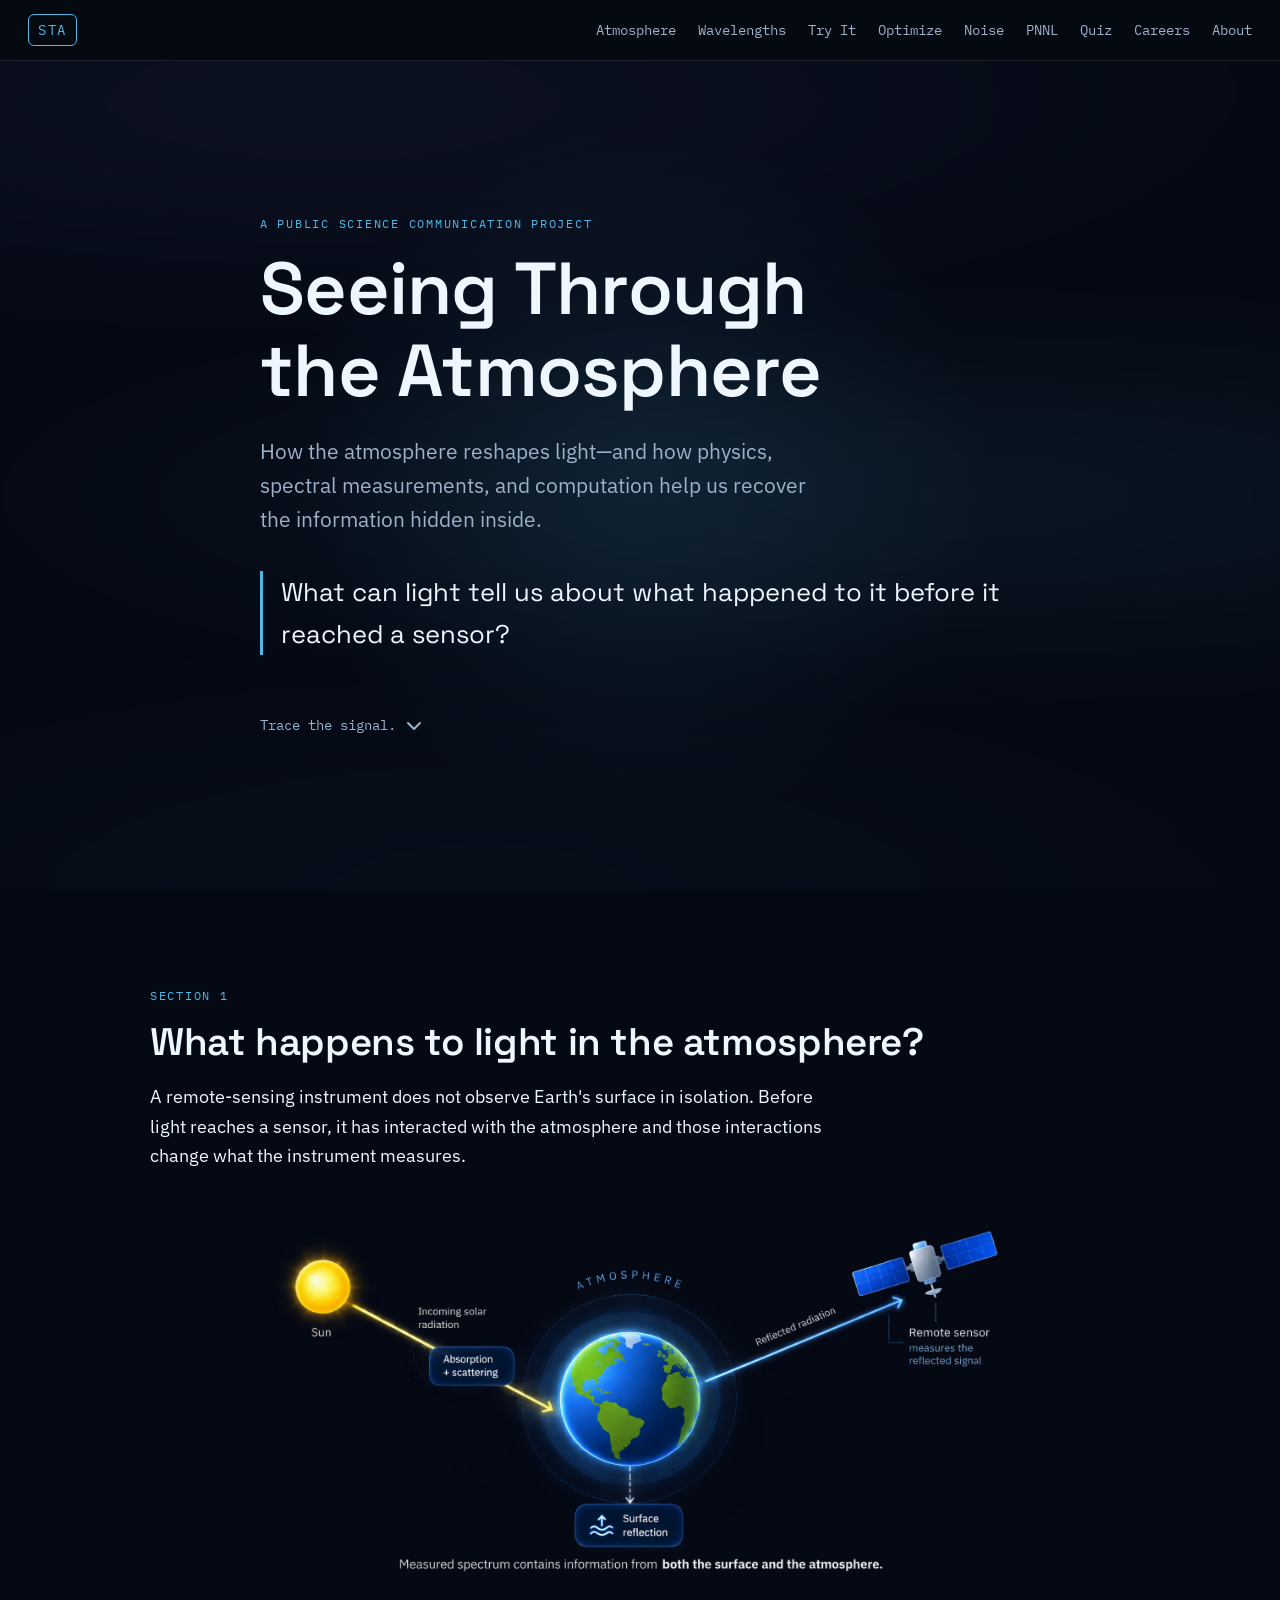
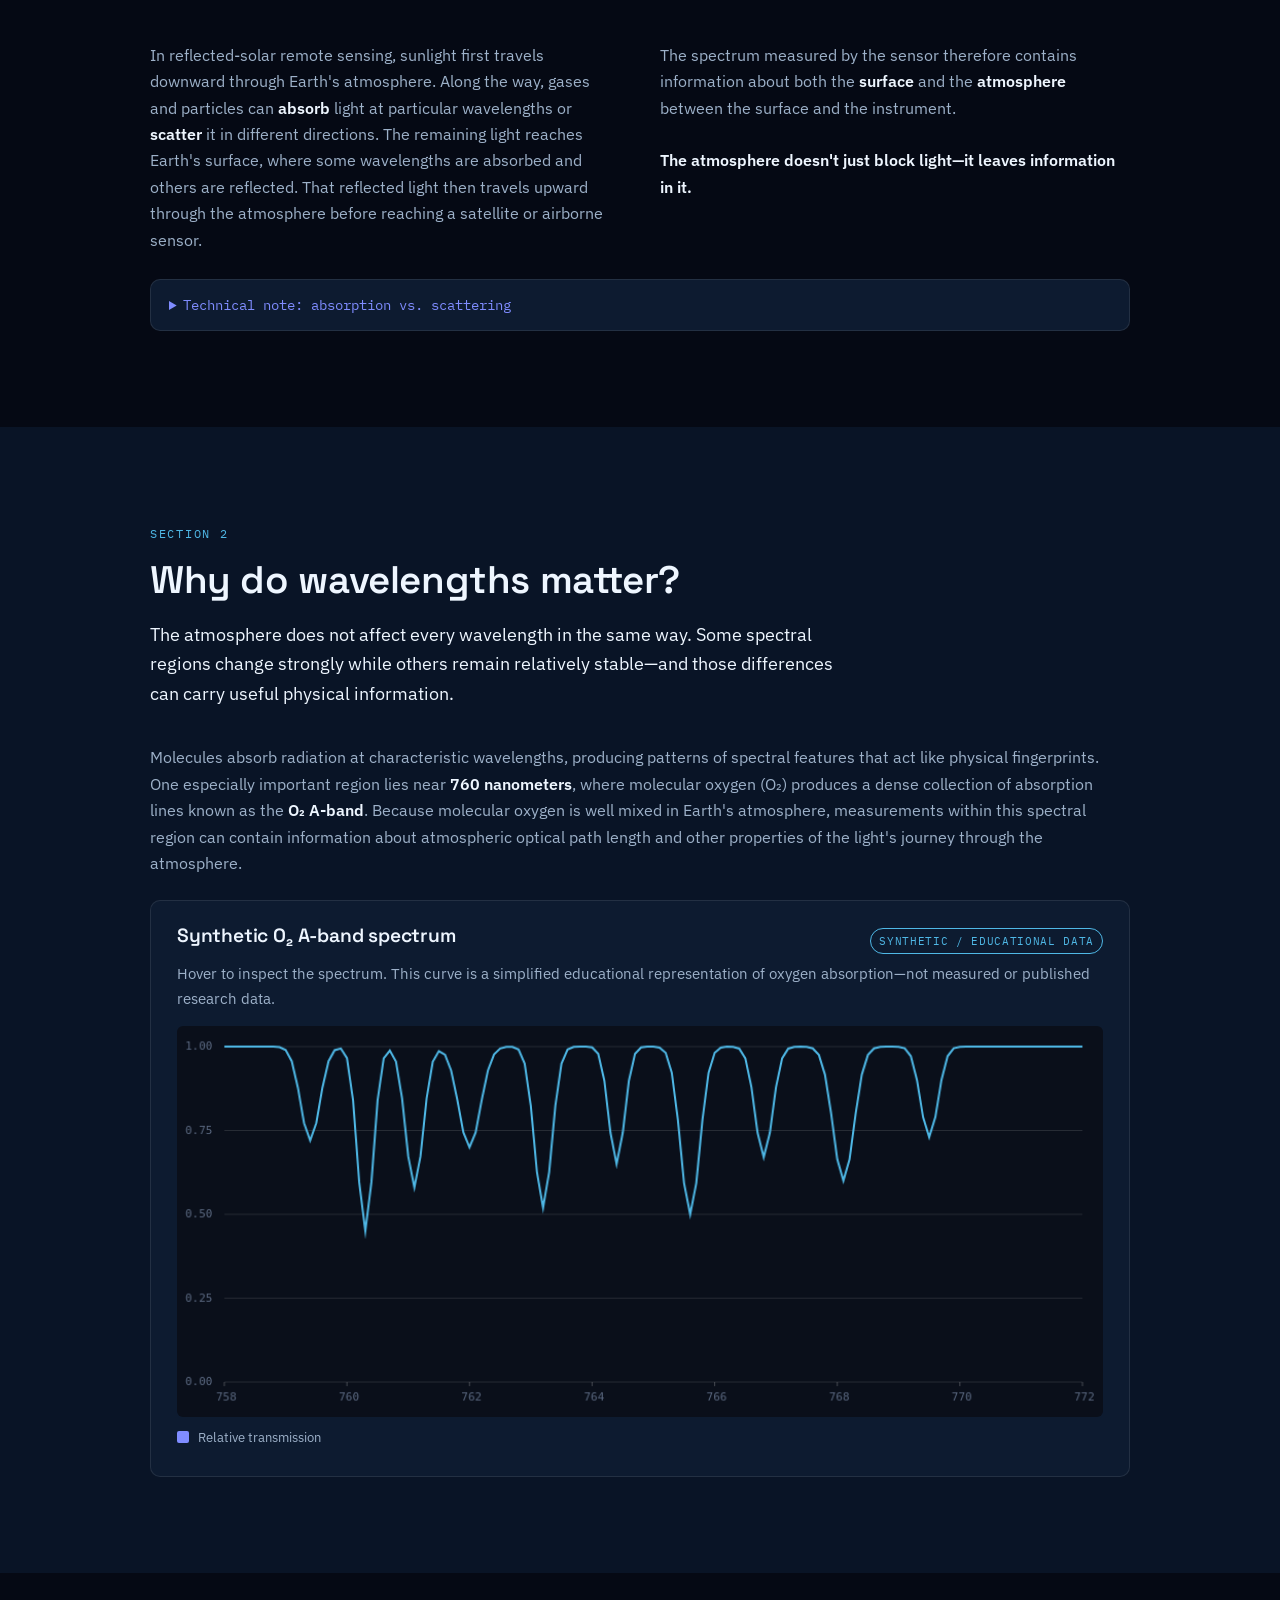
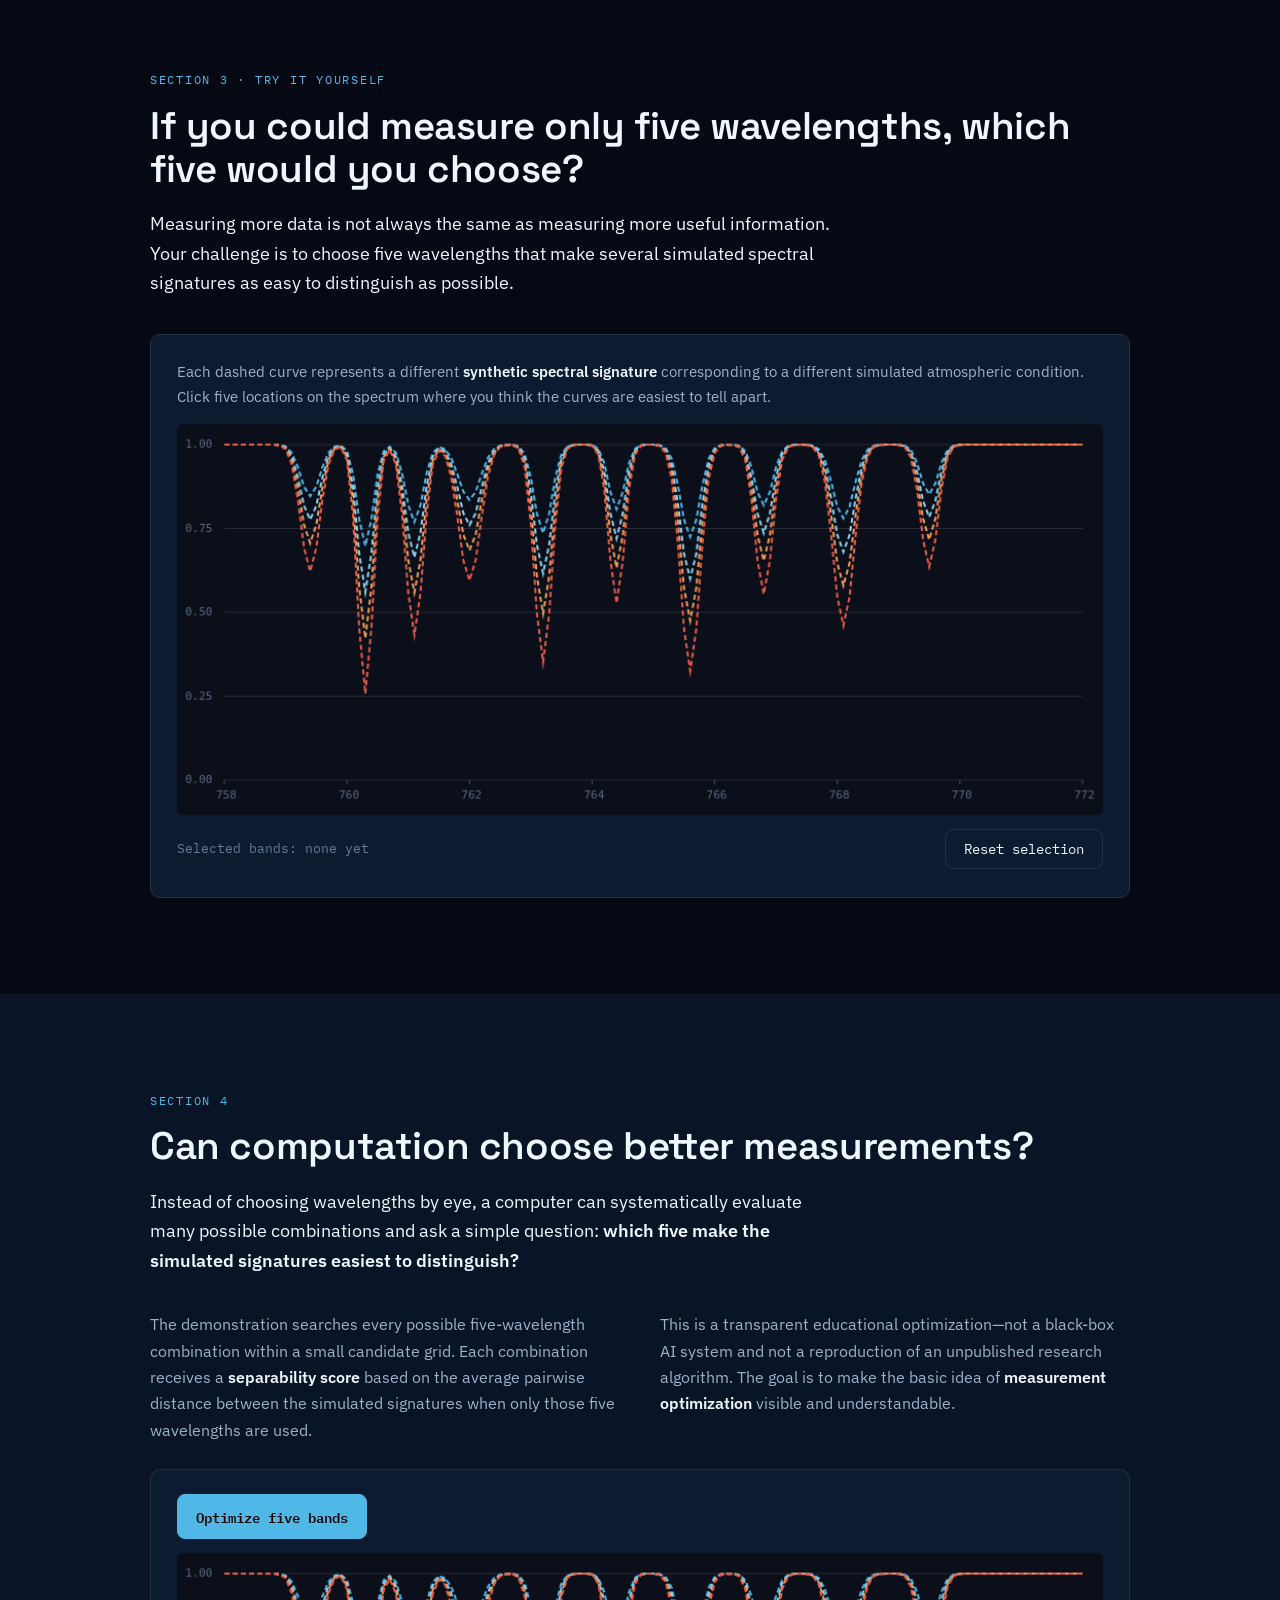
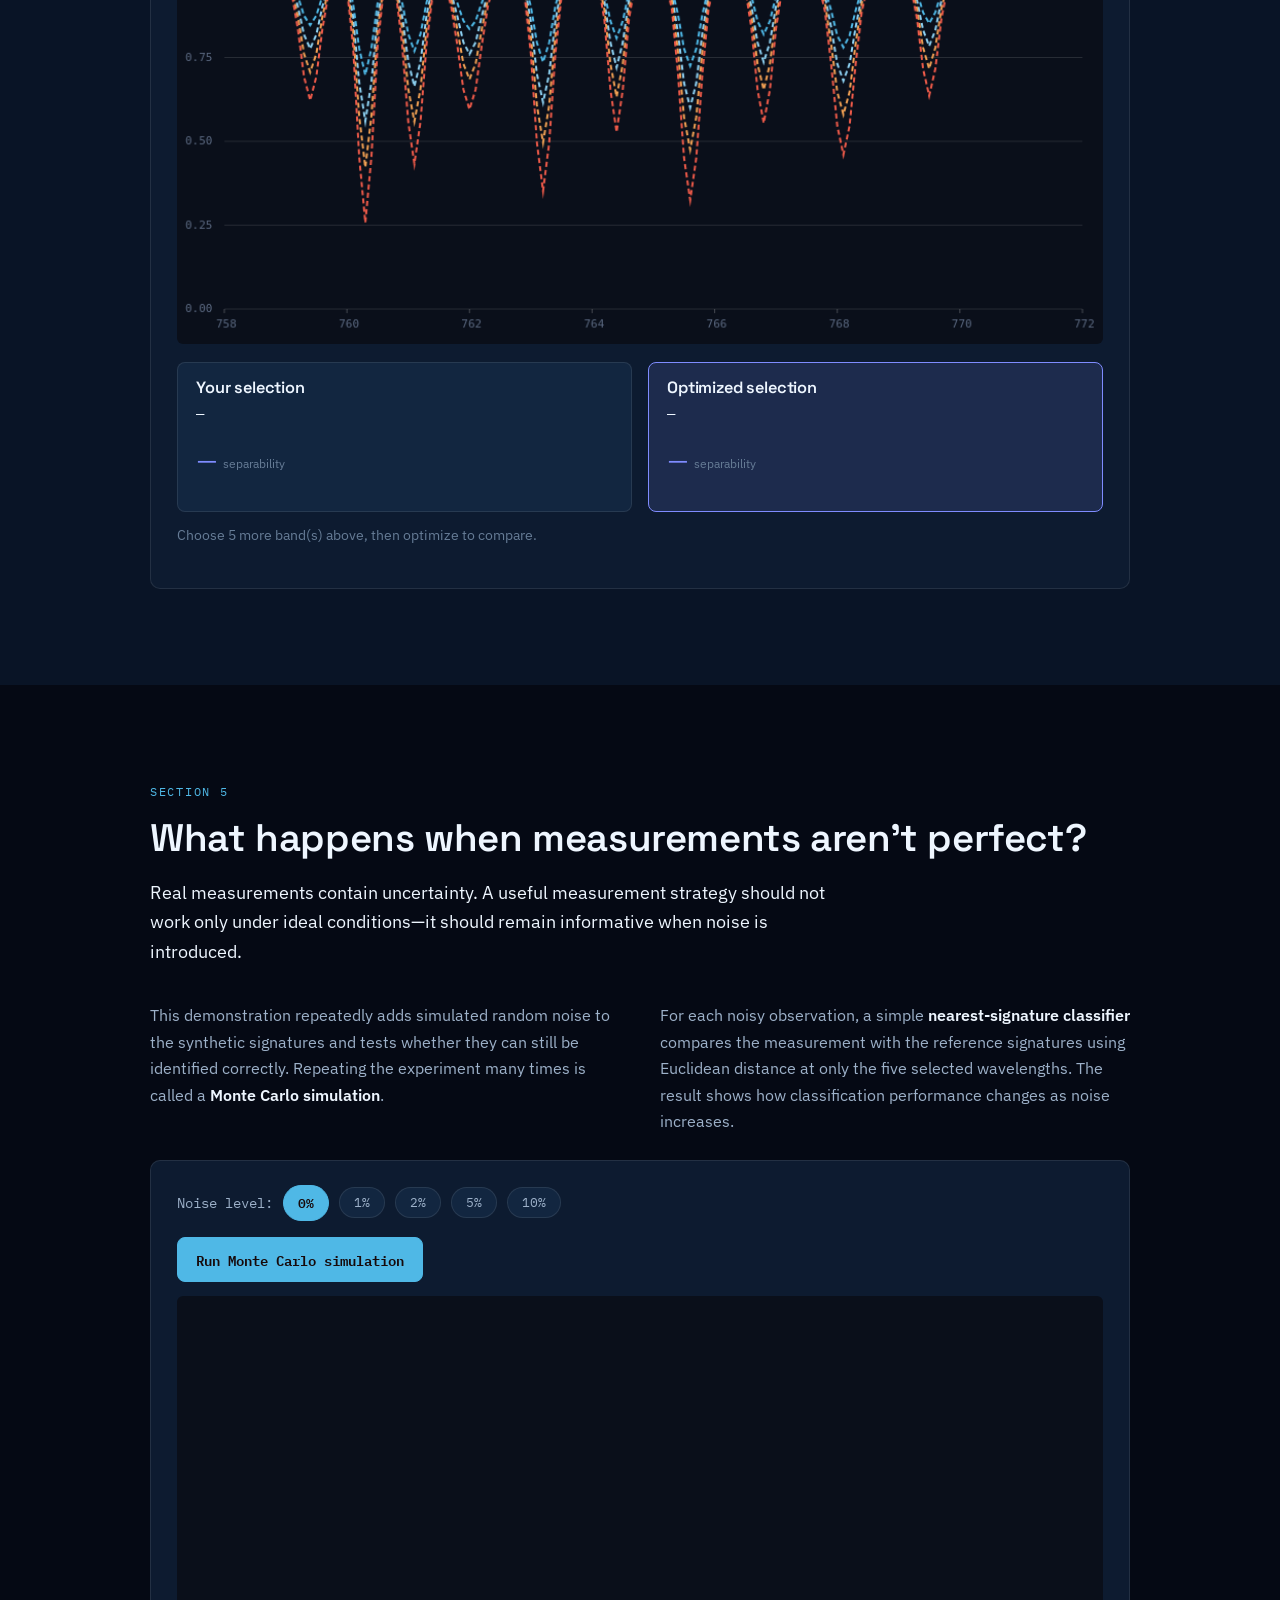
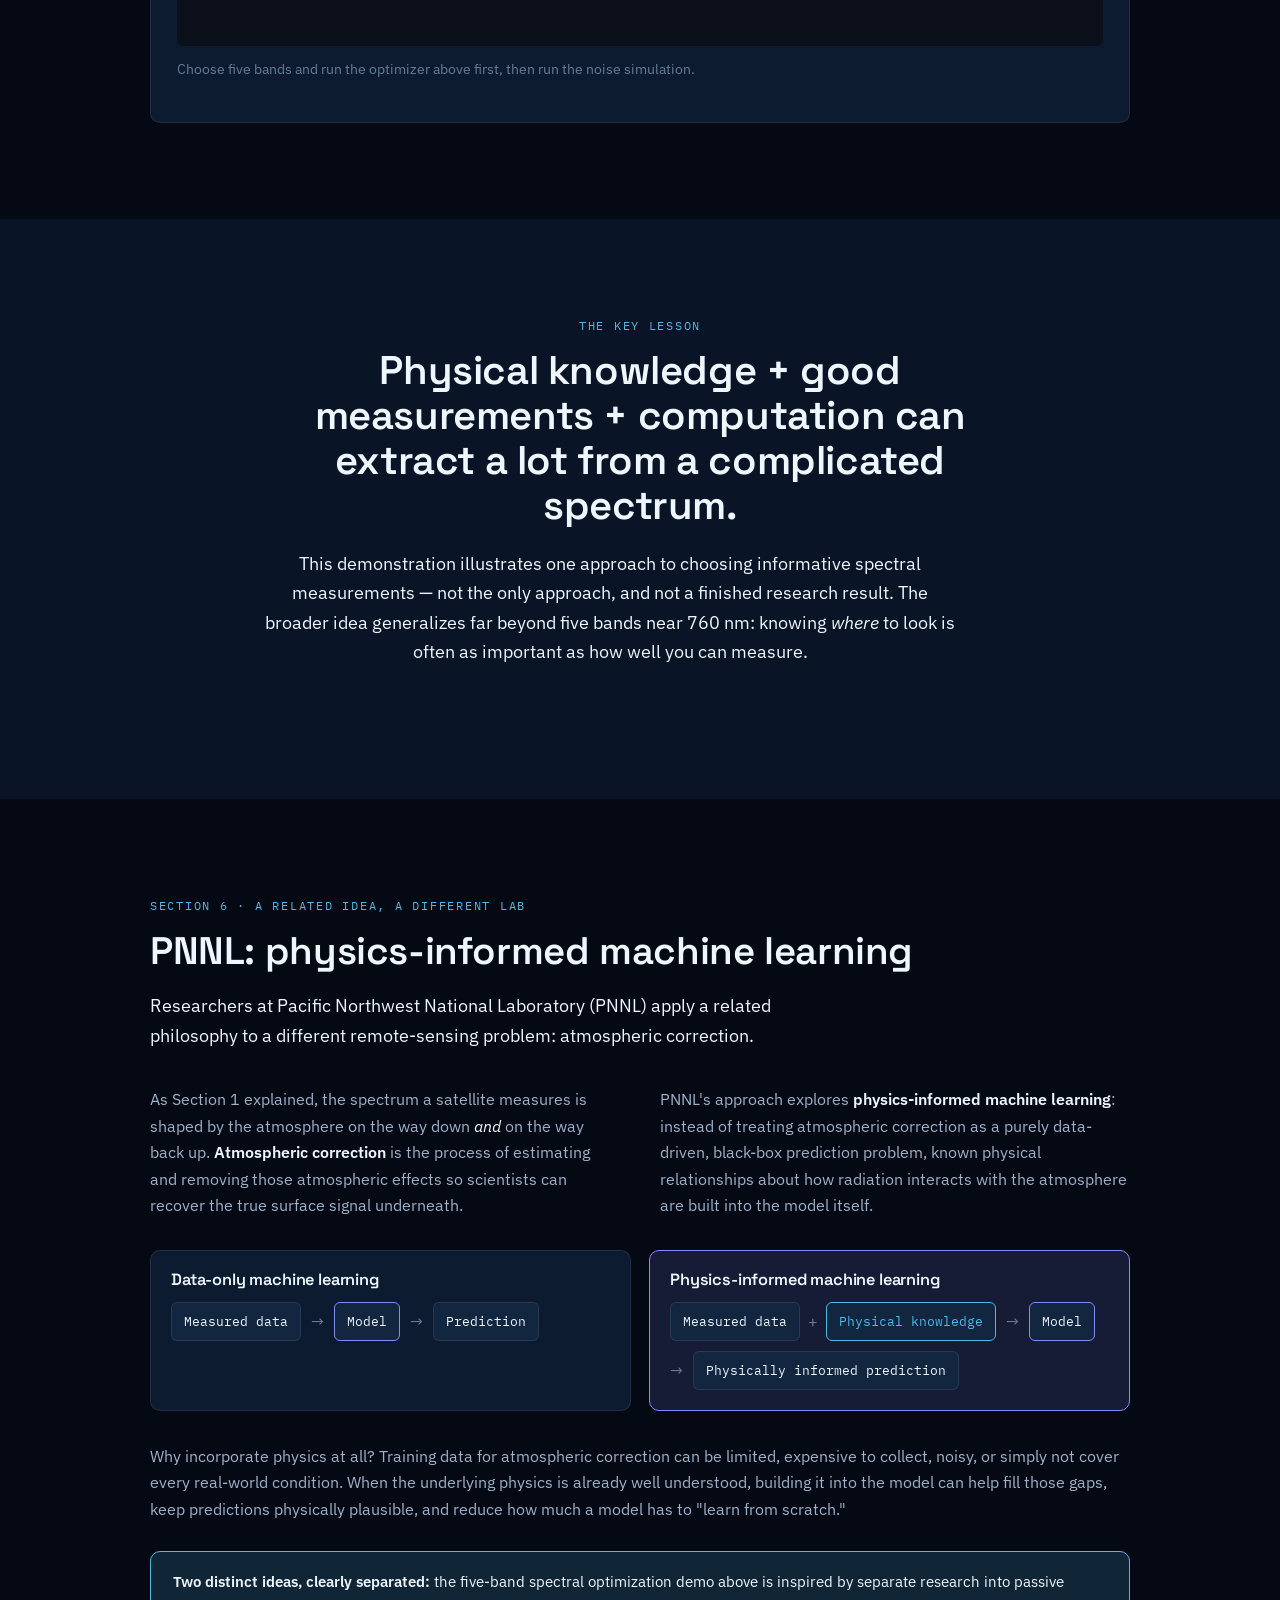
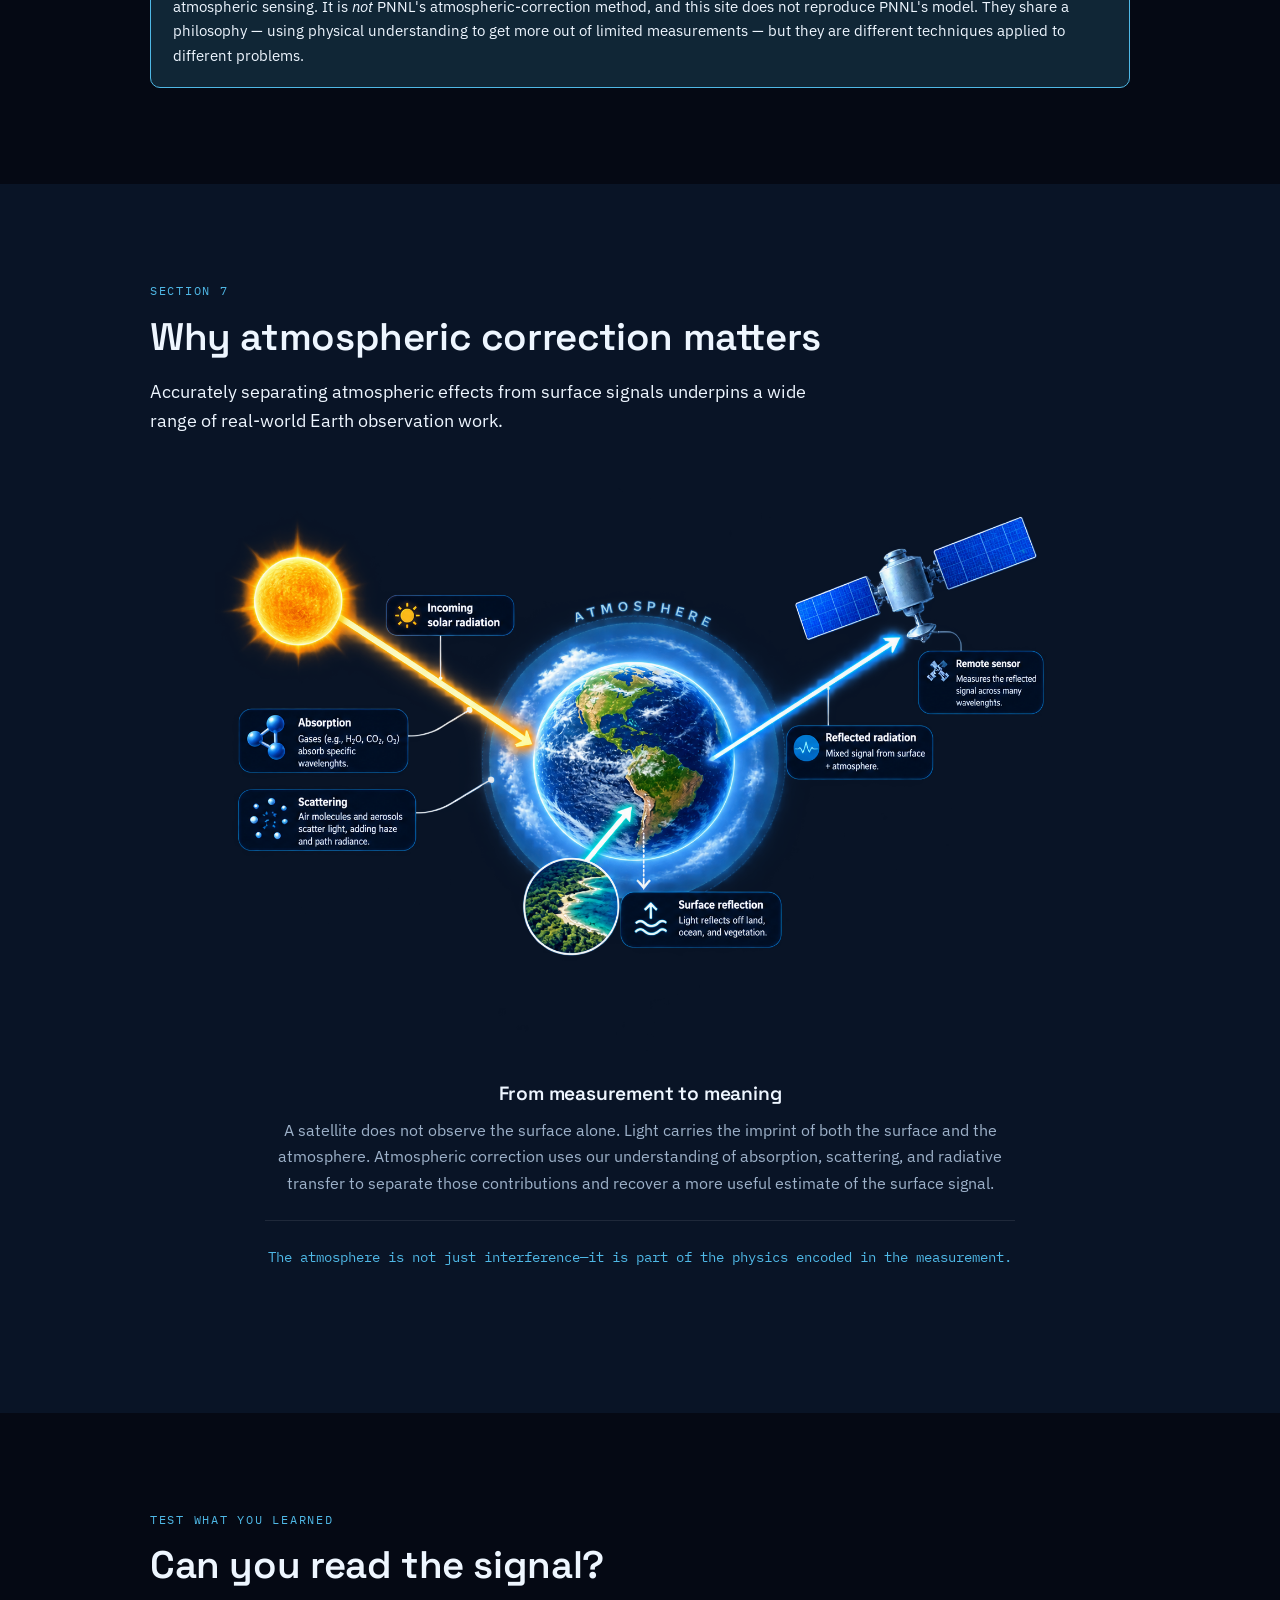
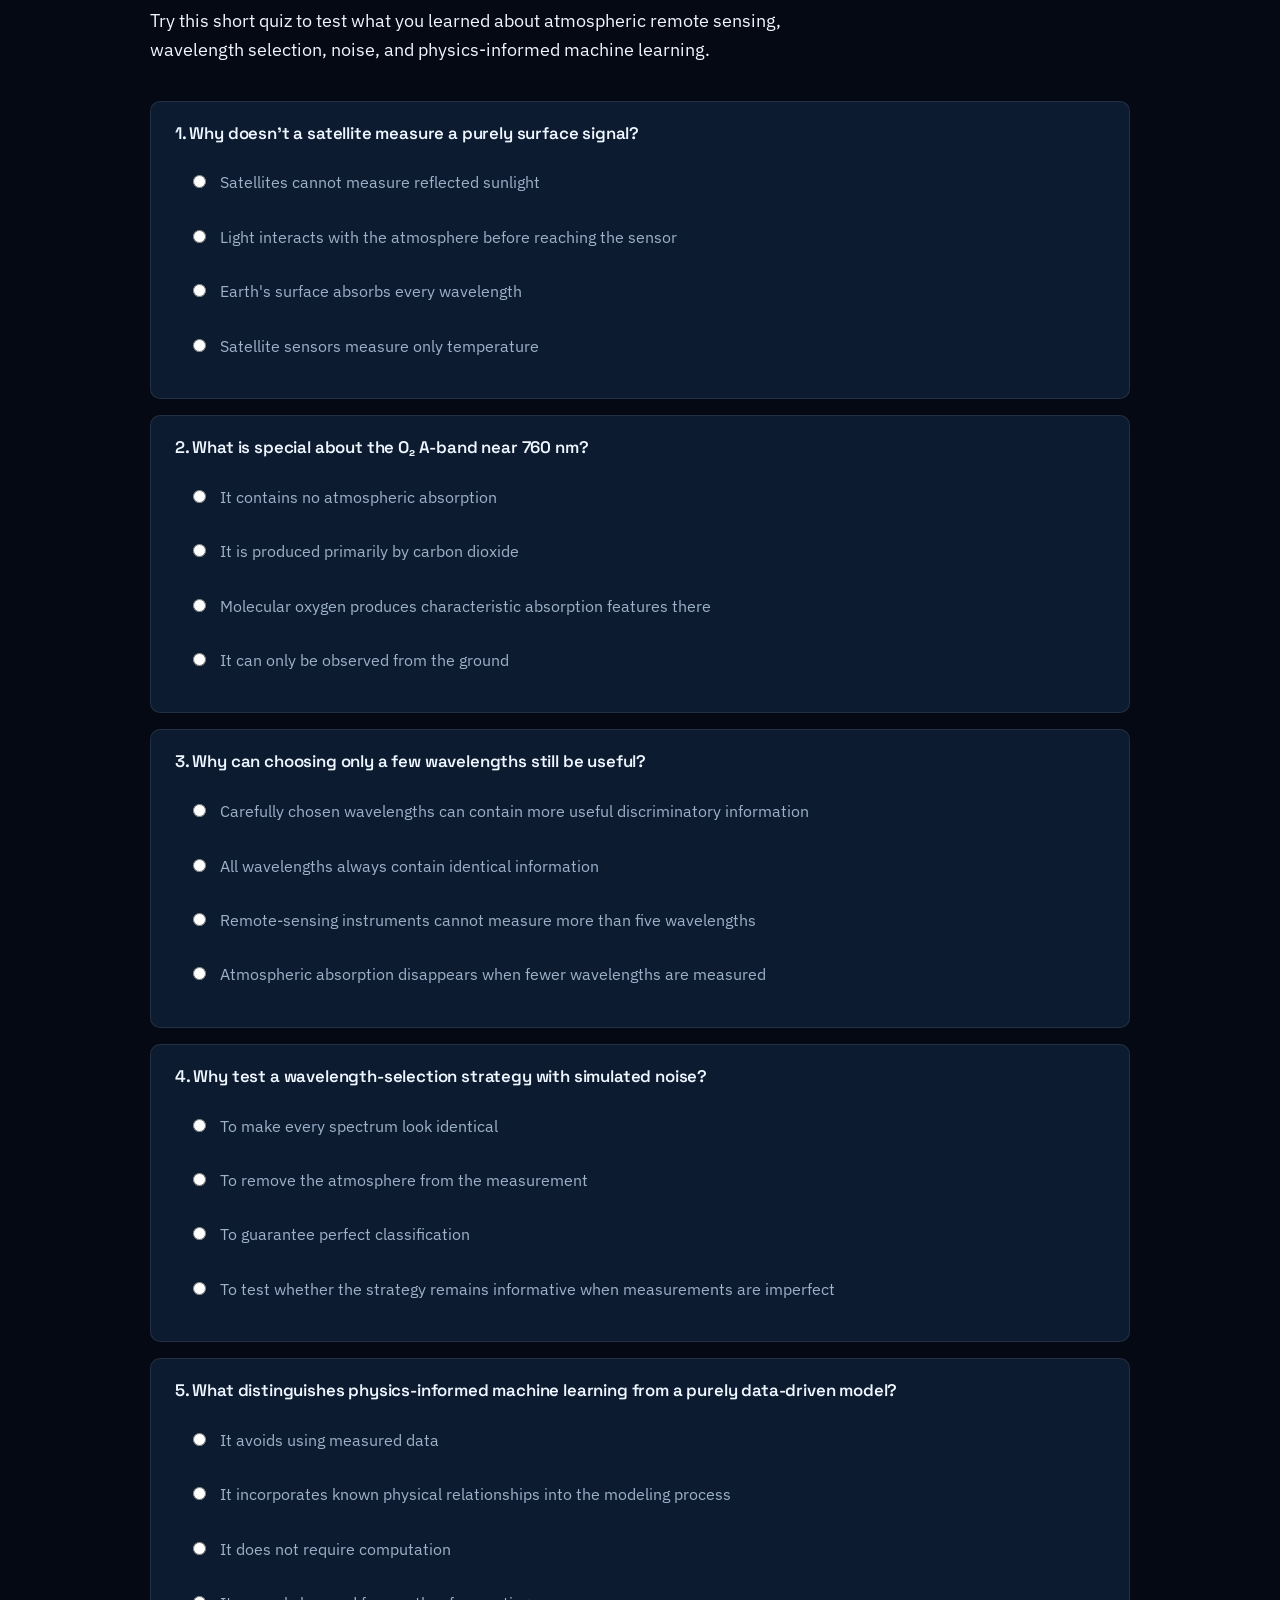
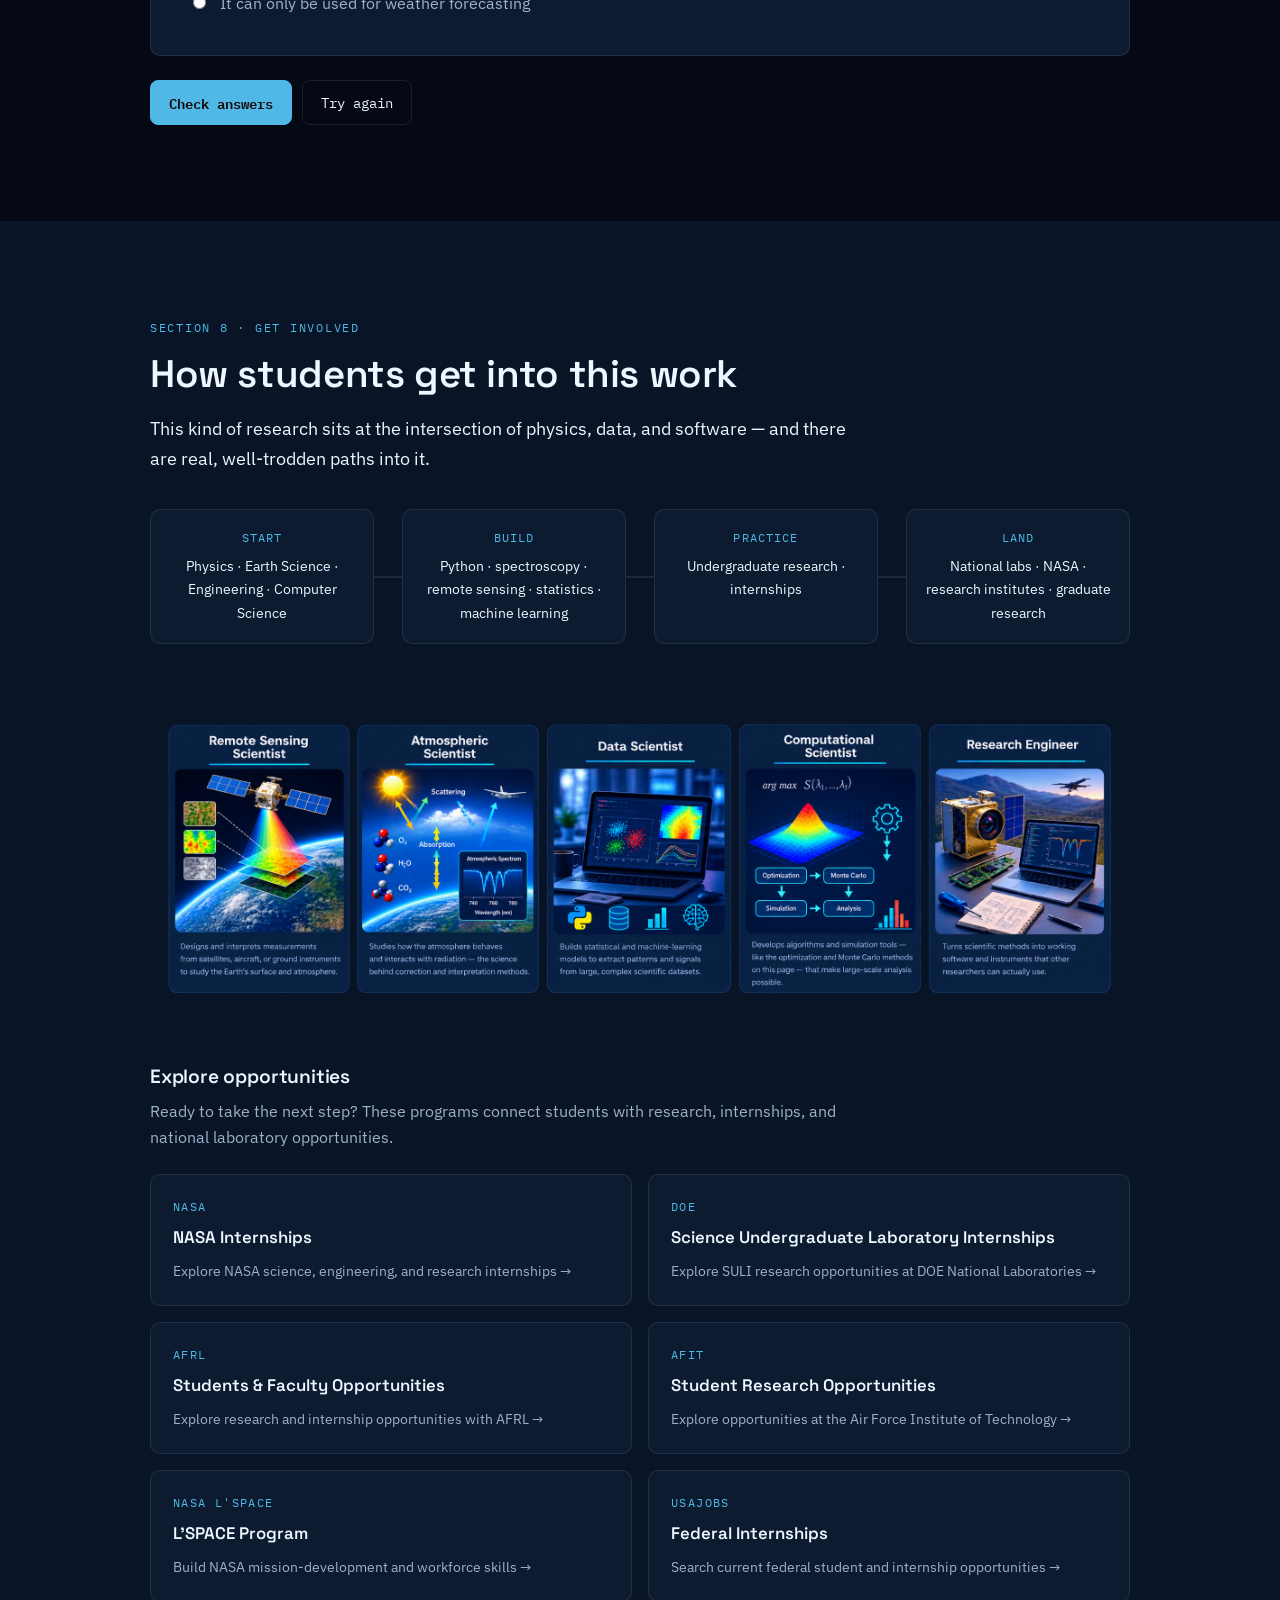
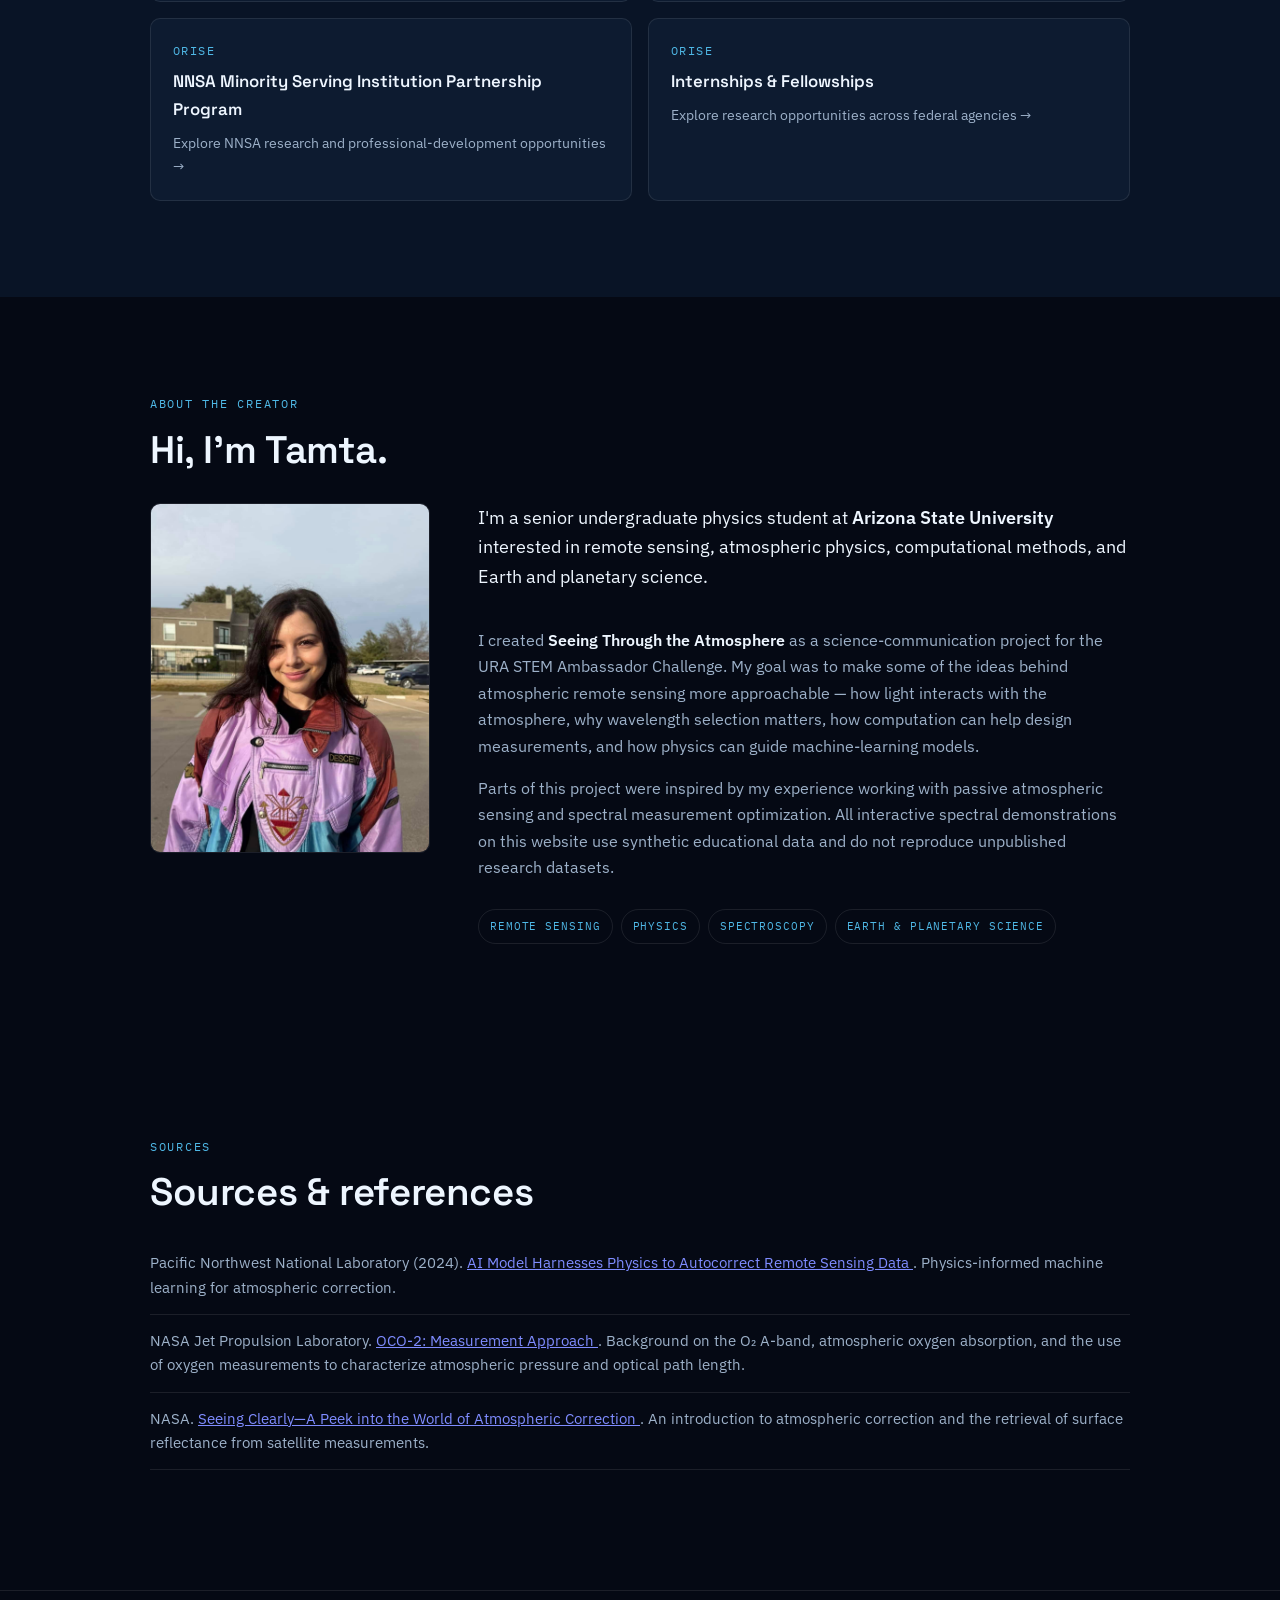
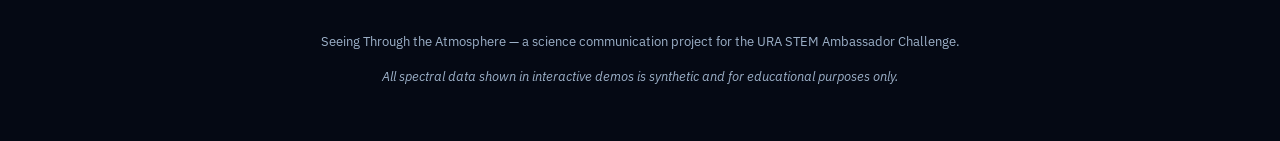
<file: docs/index.html>
<!DOCTYPE html>
<html lang="en">

<head>
  <meta charset="UTF-8">

  <meta
    name="viewport"
    content="width=device-width, initial-scale=1.0"
  >

  <title>Seeing Through the Atmosphere</title>

  <meta
    name="description"
    content="Explore how the atmosphere reshapes light and how physics, spectral measurements, and computation help us recover information from remote-sensing data."
  >

  <link
    rel="preconnect"
    href="https://fonts.googleapis.com"
  >

  <link
    rel="preconnect"
    href="https://fonts.gstatic.com"
    crossorigin
  >

  <link
    href="https://fonts.googleapis.com/css2?family=Space+Grotesk:wght@400;500;600;700&family=IBM+Plex+Sans:wght@400;500;600&family=IBM+Plex+Mono:wght@400;500&display=swap"
    rel="stylesheet"
  >

  <link
  rel="stylesheet"
  href="styles.css"
>

<link rel="icon" type="image/png" href="./favicon.png?v=3">
<link rel="shortcut icon" type="image/png" href="./favicon.png?v=3">

</head>


<body>


<!-- =========================================================
     NAVIGATION
========================================================= -->

<nav
  class="site-nav"
  id="siteNav"
>

  <a
    href="#hero"
    class="nav-brand"
  >
    STA
  </a>

  <button
    class="nav-toggle"
    id="navToggle"
    aria-label="Toggle navigation"
    aria-expanded="false"
  >
    <span></span>
    <span></span>
    <span></span>
  </button>

  <div
    class="nav-links"
    id="navLinks"
  >

    <a href="#atmosphere">
      Atmosphere
    </a>

    <a href="#wavelengths">
      Wavelengths
    </a>

    <a href="#choose">
      Try It
    </a>

    <a href="#optimize">
      Optimize
    </a>

    <a href="#noise">
      Noise
    </a>

    <a href="#pnnl">
      PNNL
    </a>

    <a href="#quiz">
      Quiz
    </a>

    <a href="#careers">
      Careers
    </a>

    <a href="#about">
      About
    </a>

  </div>

</nav>



<!-- =========================================================
     HERO
========================================================= -->

<header
  class="hero"
  id="hero"
>

  <div
    class="hero-atmosphere"
    aria-hidden="true"
  >

    <div class="hero-band band-1"></div>
    <div class="hero-band band-2"></div>
    <div class="hero-band band-3"></div>
    <div class="hero-glow"></div>

  </div>


  <div class="hero-content">

    <p class="eyebrow">
      A public science communication project
    </p>

    <h1>
      Seeing Through<br>
      the Atmosphere
    </h1>

    <p class="hero-subtitle">
      How the atmosphere reshapes light—and how physics,
      spectral measurements, and computation help us recover
      the information hidden inside.
    </p>

    <p class="hero-question">
      What can light tell us about what happened to it
      before it reached a sensor?
    </p>

    <a
      href="#atmosphere"
      class="scroll-cue"
      aria-label="Scroll to the atmosphere section"
    >

      <span>
        Trace the signal.
      </span>

      <svg
        width="20"
        height="20"
        viewBox="0 0 20 20"
        fill="none"
      >
        <path
          d="M4 7L10 13L16 7"
          stroke="currentColor"
          stroke-width="2"
          stroke-linecap="round"
          stroke-linejoin="round"
        />
      </svg>

    </a>

  </div>

</header>



<main>



<!-- =========================================================
     SECTION 1 — WHAT HAPPENS TO LIGHT?
========================================================= -->

<section
  class="section"
  id="atmosphere"
>

  <div class="section-inner">

    <p class="eyebrow">
      Section 1
    </p>

    <h2>
      What happens to light in the atmosphere?
    </h2>

    <p class="lede">
      A remote-sensing instrument does not observe Earth's
      surface in isolation. Before light reaches a sensor,
      it has interacted with the atmosphere and those
      interactions change what the instrument measures.
    </p>

    <div class="remote-sensing-image-wrap">
      <img
        src="remote-sensing-diagram.png"
        alt="Diagram showing sunlight traveling through Earth's atmosphere to the surface, reflecting upward through the atmosphere, and reaching a remote sensor."
        class="remote-sensing-image"
      >
    </div>

    <div class="text-columns">

      <p>
        In reflected-solar remote sensing, sunlight first
        travels downward through Earth's atmosphere. Along
        the way, gases and particles can
        <strong>absorb</strong>
        light at particular wavelengths or
        <strong>scatter</strong>
        it in different directions.

        The remaining light reaches Earth's surface, where
        some wavelengths are absorbed and others are
        reflected. That reflected light then travels upward
        through the atmosphere before reaching a satellite
        or airborne sensor.
      </p>

      <p>
        The spectrum measured by the sensor therefore
        contains information about both the
        <strong>surface</strong>
        and the
        <strong>atmosphere</strong>
        between the surface and the instrument.

        <br><br>

        <strong>
          The atmosphere doesn't just block light—it leaves
          information in it.
        </strong>
      </p>

    </div>


    <details class="tech-note">

      <summary>
        Technical note: absorption vs. scattering
      </summary>

      <p>
        <strong>Absorption</strong>
        occurs when atmospheric molecules interact with
        radiation at characteristic wavelengths. Gases such
        as O₂, H₂O, and CO₂ therefore produce recognizable
        features in measured spectra.
      </p>

      <p>
        <strong>Scattering</strong>
        changes the direction in which radiation travels.
        Its strength and wavelength dependence depend on the
        molecules or particles involved, so scattering can
        also alter the signal measured by a remote sensor.
      </p>

    </details>

  </div>

</section>



<!-- =========================================================
     SECTION 2 — WHY WAVELENGTHS MATTER
========================================================= -->

<section
  class="section section-alt"
  id="wavelengths"
>

  <div class="section-inner">

    <p class="eyebrow">
      Section 2
    </p>

    <h2>
      Why do wavelengths matter?
    </h2>

    <p class="lede">
      The atmosphere does not affect every wavelength in the
      same way. Some spectral regions change strongly while
      others remain relatively stable—and those differences
      can carry useful physical information.
    </p>

    <p>
      Molecules absorb radiation at characteristic
      wavelengths, producing patterns of spectral features
      that act like physical fingerprints.

      One especially important region lies near
      <strong>760 nanometers</strong>,
      where molecular oxygen (O₂) produces a dense collection
      of absorption lines known as the
      <strong>O₂ A-band</strong>.

      Because molecular oxygen is well mixed in Earth's
      atmosphere, measurements within this spectral region
      can contain information about atmospheric optical path
      length and other properties of the light's journey
      through the atmosphere.
    </p>


    <div class="spectrum-panel">

      <div class="spectrum-header">

        <h3>
          Synthetic O₂ A-band spectrum
        </h3>

        <span class="synthetic-tag">
          Synthetic / educational data
        </span>

      </div>


      <p class="spectrum-caption">
        Hover to inspect the spectrum. This curve is a
        simplified educational representation of oxygen
        absorption—not measured or published research data.
      </p>


      <div class="canvas-wrap">

        <canvas
          id="baseSpectrumCanvas"
          width="900"
          height="380"
          role="img"
          aria-label="Synthetic relative transmission spectrum illustrating oxygen absorption features near the O2 A-band."
        >
        </canvas>

        <div
          class="canvas-tooltip"
          id="baseTooltip"
          hidden
        >
        </div>

      </div>


      <div class="spectrum-legend">

        <span>
          <i class="swatch swatch-signal"></i>
          Relative transmission
        </span>

      </div>

    </div>

  </div>

</section>



<!-- =========================================================
     SECTION 3 — CHOOSE FIVE WAVELENGTHS
========================================================= -->

<section
  class="section"
  id="choose"
>

  <div class="section-inner">

    <p class="eyebrow">
      Section 3 · Try it yourself
    </p>

    <h2>
      If you could measure only five wavelengths,
      which five would you choose?
    </h2>

    <p class="lede">
      Measuring more data is not always the same as measuring
      more useful information. Your challenge is to choose
      five wavelengths that make several simulated spectral
      signatures as easy to distinguish as possible.
    </p>


    <div class="activity-panel">

      <p class="activity-instructions">
        Each dashed curve represents a different
        <strong>synthetic spectral signature</strong>
        corresponding to a different simulated atmospheric
        condition.

        Click five locations on the spectrum where you think
        the curves are easiest to tell apart.
      </p>


      <div class="canvas-wrap">

        <canvas
          id="chooseCanvas"
          width="900"
          height="380"
          role="img"
          aria-label="Interactive synthetic spectral plot for selecting five wavelength bands."
        >
        </canvas>

        <div
          class="canvas-tooltip"
          id="chooseTooltip"
          hidden
        >
        </div>

      </div>


      <div class="activity-controls">

        <div
          class="selected-bands"
          id="selectedBandsList"
          aria-live="polite"
        >

          <span class="placeholder">
            Selected bands: none yet
          </span>

        </div>


        <div class="button-row">

          <button
            class="btn btn-secondary"
            id="resetChoose"
          >
            Reset selection
          </button>

        </div>

      </div>


      <div
        class="score-readout"
        id="chooseScoreReadout"
        hidden
      >

        <span class="score-label">
          Separability score
        </span>

        <span
          class="score-value"
          id="chooseScoreValue"
        >
          —
        </span>

        <p class="score-explain">
          This score estimates how far apart the synthetic
          signatures are, on average, when the comparison is
          restricted to your five selected wavelengths.
          Higher values indicate greater separation in this
          educational model.
        </p>

      </div>

    </div>

  </div>

</section>



<!-- =========================================================
     SECTION 4 — OPTIMIZATION
========================================================= -->

<section
  class="section section-alt"
  id="optimize"
>

  <div class="section-inner">

    <p class="eyebrow">
      Section 4
    </p>

    <h2>
      Can computation choose better measurements?
    </h2>

    <p class="lede">
      Instead of choosing wavelengths by eye, a computer can
      systematically evaluate many possible combinations and
      ask a simple question:
      <strong>
        which five make the simulated signatures easiest to
        distinguish?
      </strong>
    </p>


    <div class="text-columns">

      <p>
        The demonstration searches every possible
        five-wavelength combination within a small candidate
        grid.

        Each combination receives a
        <strong>separability score</strong>
        based on the average pairwise distance between the
        simulated signatures when only those five
        wavelengths are used.
      </p>

      <p>
        This is a transparent educational optimization—not
        a black-box AI system and not a reproduction of an
        unpublished research algorithm.

        The goal is to make the basic idea of
        <strong>measurement optimization</strong>
        visible and understandable.
      </p>

    </div>


    <div class="activity-panel">

      <button
        class="btn btn-primary"
        id="optimizeBtn"
      >
        Optimize five bands
      </button>


      <div class="canvas-wrap">

        <canvas
          id="optimizeCanvas"
          width="900"
          height="380"
          role="img"
          aria-label="Synthetic spectral plot comparing user-selected wavelength bands with computer-optimized bands."
        >
        </canvas>

      </div>


      <div
        class="compare-grid"
        id="compareGrid"
        hidden
      >

        <div class="compare-card">

          <h4>
            Your selection
          </h4>

          <p
            class="compare-bands"
            id="compareUserBands"
          >
            —
          </p>

          <p class="compare-score">

            <span id="compareUserScore">
              —
            </span>

            <small>
              separability
            </small>

          </p>

        </div>


        <div class="compare-card compare-card-highlight">

          <h4>
            Optimized selection
          </h4>

          <p
            class="compare-bands"
            id="compareOptBands"
          >
            —
          </p>

          <p class="compare-score">

            <span id="compareOptScore">
              —
            </span>

            <small>
              separability
            </small>

          </p>

        </div>

      </div>


      <p
        class="hint"
        id="optimizeHint"
      >
        Choose five bands in the section above first, then
        run the optimizer to compare your choices.
      </p>

    </div>

  </div>

</section>



<!-- =========================================================
     SECTION 5 — NOISE AND ROBUSTNESS
========================================================= -->

<section
  class="section"
  id="noise"
>

  <div class="section-inner">

    <p class="eyebrow">
      Section 5
    </p>

    <h2>
      What happens when measurements aren't perfect?
    </h2>

    <p class="lede">
      Real measurements contain uncertainty. A useful
      measurement strategy should not work only under ideal
      conditions—it should remain informative when noise is
      introduced.
    </p>


    <div class="text-columns">

      <p>
        This demonstration repeatedly adds simulated random
        noise to the synthetic signatures and tests whether
        they can still be identified correctly.

        Repeating the experiment many times is called a
        <strong>Monte Carlo simulation</strong>.
      </p>

      <p>
        For each noisy observation, a simple
        <strong>nearest-signature classifier</strong>
        compares the measurement with the reference
        signatures using Euclidean distance at only the five
        selected wavelengths.

        The result shows how classification performance
        changes as noise increases.
      </p>

    </div>


    <div class="activity-panel">

      <div
        class="noise-controls"
        role="group"
        aria-label="Select noise level"
      >

        <span class="noise-label">
          Noise level:
        </span>

        <button
          class="noise-btn active"
          data-noise="0"
        >
          0%
        </button>

        <button
          class="noise-btn"
          data-noise="1"
        >
          1%
        </button>

        <button
          class="noise-btn"
          data-noise="2"
        >
          2%
        </button>

        <button
          class="noise-btn"
          data-noise="5"
        >
          5%
        </button>

        <button
          class="noise-btn"
          data-noise="10"
        >
          10%
        </button>

      </div>


      <button
        class="btn btn-primary"
        id="runNoiseBtn"
      >
        Run Monte Carlo simulation
      </button>


      <div class="canvas-wrap">

        <canvas
          id="noiseCanvas"
          width="900"
          height="340"
          role="img"
          aria-label="Chart comparing classification accuracy for user-selected and optimized wavelength bands as simulated noise increases."
        >
        </canvas>

      </div>


      <p
        class="hint"
        id="noiseHint"
      >
        Choose five bands and run the optimizer above first,
        then run the noise simulation.
      </p>

    </div>

  </div>

</section>



<!-- ============ KEY LESSON ============ -->

<section
  class="section section-alt section-lesson"
  id="lesson"
>

  <div class="section-inner">

    <p class="eyebrow">
      The key lesson
    </p>

    <h2>
      Physical knowledge + good measurements + computation can extract a lot from a complicated spectrum.
    </h2>

    <p class="lede">
      This demonstration illustrates one approach to choosing informative
      spectral measurements — not the only approach, and not a finished
      research result. The broader idea generalizes far beyond five bands
      near 760 nm: knowing <em>where</em> to look is often as important as
      how well you can measure.
    </p>

  </div>

</section>



<!-- ============ PNNL PHYSICS-INFORMED ML ============ -->

<section
  class="section"
  id="pnnl"
>

  <div class="section-inner">

    <p class="eyebrow">
      Section 6 · A related idea, a different lab
    </p>

    <h2>
      PNNL: physics-informed machine learning
    </h2>

    <p class="lede">
      Researchers at Pacific Northwest National Laboratory (PNNL) apply
      a related philosophy to a different remote-sensing problem:
      atmospheric correction.
    </p>


    <div class="text-columns">

      <p>
        As Section 1 explained, the spectrum a satellite measures is shaped
        by the atmosphere on the way down <em>and</em> on the way back up.
        <strong>Atmospheric correction</strong> is the process of estimating
        and removing those atmospheric effects so scientists can recover
        the true surface signal underneath.
      </p>

      <p>
        PNNL's approach explores
        <strong>physics-informed machine learning</strong>:
        instead of treating atmospheric correction as a purely data-driven,
        black-box prediction problem, known physical relationships about how
        radiation interacts with the atmosphere are built into the model itself.
      </p>

    </div>


    <div class="ml-compare">

      <div class="ml-diagram">

        <h4>
          Data-only machine learning
        </h4>

        <div class="ml-flow">

          <span class="ml-box">
            Measured data
          </span>

          <span class="ml-arrow">
            →
          </span>

          <span class="ml-box ml-box-model">
            Model
          </span>

          <span class="ml-arrow">
            →
          </span>

          <span class="ml-box">
            Prediction
          </span>

        </div>

      </div>


      <div class="ml-diagram ml-diagram-highlight">

        <h4>
          Physics-informed machine learning
        </h4>

        <div class="ml-flow">

          <span class="ml-box-group">

            <span class="ml-box">
              Measured data
            </span>

            <span class="ml-plus">
              +
            </span>

            <span class="ml-box ml-box-physics">
              Physical knowledge
            </span>

          </span>

          <span class="ml-arrow">
            →
          </span>

          <span class="ml-box ml-box-model">
            Model
          </span>

          <span class="ml-arrow">
            →
          </span>

          <span class="ml-box">
            Physically informed prediction
          </span>

        </div>

      </div>

    </div>


    <p>
      Why incorporate physics at all? Training data for atmospheric correction
      can be limited, expensive to collect, noisy, or simply not cover every
      real-world condition. When the underlying physics is already well
      understood, building it into the model can help fill those gaps, keep
      predictions physically plausible, and reduce how much a model has to
      "learn from scratch."
    </p>


    <div class="callout callout-boundary">

      <p>
        <strong>Two distinct ideas, clearly separated:</strong>
        the five-band spectral optimization demo above is inspired by separate
        research into passive atmospheric sensing. It is <em>not</em> PNNL's
        atmospheric-correction method, and this site does not reproduce PNNL's
        model. They share a philosophy — using physical understanding to get
        more out of limited measurements — but they are different techniques
        applied to different problems.
      </p>

    </div>

  </div>

</section>



<!-- ============ WHY IT MATTERS ============ -->

<section
  class="section section-alt"
  id="impact"
>

  <div class="section-inner">

    <p class="eyebrow">
      Section 7
    </p>

    <h2>
      Why atmospheric correction matters
    </h2>

    <p class="lede">
      Accurately separating atmospheric effects from surface signals underpins
      a wide range of real-world Earth observation work.
    </p>


    <div class="atmospheric-correction-image-wrap">

      <img
        src="atmospheric-correction.png"
        alt="Diagram illustrating atmospheric correction and remote sensing"
        class="atmospheric-correction-image"
      >

    </div>


    <div class="correction-takeaway">

      <h3>
        From measurement to meaning
      </h3>

      <p>
        A satellite does not observe the surface alone. Light carries the
        imprint of both the surface and the atmosphere. Atmospheric correction
        uses our understanding of absorption, scattering, and radiative transfer
        to separate those contributions and recover a more useful estimate of
        the surface signal.
      </p>

      <p class="correction-key-idea">
        The atmosphere is not just interference—it is part of the physics
        encoded in the measurement.
      </p>

    </div>

  </div>

</section>



<!-- =========================================================
     QUIZ
========================================================= -->

<section
  class="section"
  id="quiz"
>

  <div class="section-inner">

    <p class="eyebrow">
      Test what you learned
    </p>

    <h2>
      Can you read the signal?
    </h2>

    <p class="lede">
      Try this short quiz to test what you learned about atmospheric
      remote sensing, wavelength selection, noise, and physics-informed
      machine learning.
    </p>


    <div class="quiz-container">


      <div
        class="quiz-question"
        data-answer="b"
      >

        <h3>
          1. Why doesn't a satellite measure a purely surface signal?
        </h3>

        <label>
          <input type="radio" name="q1" value="a">
          Satellites cannot measure reflected sunlight
        </label>

        <label>
          <input type="radio" name="q1" value="b">
          Light interacts with the atmosphere before reaching the sensor
        </label>

        <label>
          <input type="radio" name="q1" value="c">
          Earth's surface absorbs every wavelength
        </label>

        <label>
          <input type="radio" name="q1" value="d">
          Satellite sensors measure only temperature
        </label>

      </div>


      <div
        class="quiz-question"
        data-answer="c"
      >

        <h3>
          2. What is special about the O₂ A-band near 760 nm?
        </h3>

        <label>
          <input type="radio" name="q2" value="a">
          It contains no atmospheric absorption
        </label>

        <label>
          <input type="radio" name="q2" value="b">
          It is produced primarily by carbon dioxide
        </label>

        <label>
          <input type="radio" name="q2" value="c">
          Molecular oxygen produces characteristic absorption features there
        </label>

        <label>
          <input type="radio" name="q2" value="d">
          It can only be observed from the ground
        </label>

      </div>


      <div
        class="quiz-question"
        data-answer="a"
      >

        <h3>
          3. Why can choosing only a few wavelengths still be useful?
        </h3>

        <label>
          <input type="radio" name="q3" value="a">
          Carefully chosen wavelengths can contain more useful discriminatory information
        </label>

        <label>
          <input type="radio" name="q3" value="b">
          All wavelengths always contain identical information
        </label>

        <label>
          <input type="radio" name="q3" value="c">
          Remote-sensing instruments cannot measure more than five wavelengths
        </label>

        <label>
          <input type="radio" name="q3" value="d">
          Atmospheric absorption disappears when fewer wavelengths are measured
        </label>

      </div>


      <div
        class="quiz-question"
        data-answer="d"
      >

        <h3>
          4. Why test a wavelength-selection strategy with simulated noise?
        </h3>

        <label>
          <input type="radio" name="q4" value="a">
          To make every spectrum look identical
        </label>

        <label>
          <input type="radio" name="q4" value="b">
          To remove the atmosphere from the measurement
        </label>

        <label>
          <input type="radio" name="q4" value="c">
          To guarantee perfect classification
        </label>

        <label>
          <input type="radio" name="q4" value="d">
          To test whether the strategy remains informative when measurements are imperfect
        </label>

      </div>


      <div
        class="quiz-question"
        data-answer="b"
      >

        <h3>
          5. What distinguishes physics-informed machine learning from a purely data-driven model?
        </h3>

        <label>
          <input type="radio" name="q5" value="a">
          It avoids using measured data
        </label>

        <label>
          <input type="radio" name="q5" value="b">
          It incorporates known physical relationships into the modeling process
        </label>

        <label>
          <input type="radio" name="q5" value="c">
          It does not require computation
        </label>

        <label>
          <input type="radio" name="q5" value="d">
          It can only be used for weather forecasting
        </label>

      </div>


      <div class="quiz-actions">

        <button
          class="btn btn-primary"
          id="checkQuiz"
        >
          Check answers
        </button>

        <button
          class="btn btn-secondary"
          id="resetQuiz"
        >
          Try again
        </button>

      </div>


      <div
        class="quiz-result"
        id="quizResult"
        aria-live="polite"
      ></div>


    </div>

  </div>

</section>



<!-- =========================================================
     CAREERS
========================================================= -->

<section
  class="section section-alt"
  id="careers"
>

  <div class="section-inner">

    <p class="eyebrow">
      Section 8 · Get involved
    </p>

    <h2>
      How students get into this work
    </h2>

    <p class="lede">
      This kind of research sits at the intersection of physics,
      data, and software — and there are real, well-trodden paths into it.
    </p>


    <div class="pathway">

      <div class="pathway-step">
        <span class="pathway-index">Start</span>
        <p>
          Physics · Earth Science · Engineering · Computer Science
        </p>
      </div>

      <div class="pathway-connector"></div>

      <div class="pathway-step">
        <span class="pathway-index">Build</span>
        <p>
          Python · spectroscopy · remote sensing · statistics · machine learning
        </p>
      </div>

      <div class="pathway-connector"></div>

      <div class="pathway-step">
        <span class="pathway-index">Practice</span>
        <p>
          Undergraduate research · internships
        </p>
      </div>

      <div class="pathway-connector"></div>

      <div class="pathway-step">
        <span class="pathway-index">Land</span>
        <p>
          National labs · NASA · research institutes · graduate research
        </p>
      </div>

    </div>


    <div class="career-diagram-wrap">
  <img
    src="career-paths.png"
    alt="Five career paths in atmospheric and remote-sensing science: Remote Sensing Scientist, Atmospheric Scientist, Data Scientist, Computational Scientist, and Research Engineer"
    class="career-diagram"
  >
</div>

      
        



    <div class="student-links">

      <h3>
        Explore opportunities
      </h3>

      <p>
        Ready to take the next step? These programs connect students with
        research, internships, and national laboratory opportunities.
      </p>


      <div class="student-link-grid">


        <a
          href="https://stemgateway.nasa.gov/s/explore-opportunities?opportunitytype=internships"
          target="_blank"
          rel="noopener noreferrer"
          class="student-link-card"
        >
          <span class="student-link-label">
            NASA
          </span>

          <strong>
            NASA Internships
          </strong>

          <span>
            Explore NASA science, engineering, and research internships →
          </span>
        </a>


        <a
          href="https://science.osti.gov/wdts/suli"
          target="_blank"
          rel="noopener noreferrer"
          class="student-link-card"
        >
          <span class="student-link-label">
            DOE
          </span>

          <strong>
            Science Undergraduate Laboratory Internships
          </strong>

          <span>
            Explore SULI research opportunities at DOE National Laboratories →
          </span>
        </a>


        <a
          href="https://afresearchlab.com/careers-and-opportunities/students-and-faculty/"
          target="_blank"
          rel="noopener noreferrer"
          class="student-link-card"
        >
          <span class="student-link-label">
            AFRL
          </span>

          <strong>
            Students &amp; Faculty Opportunities
          </strong>

          <span>
            Explore research and internship opportunities with AFRL →
          </span>
        </a>


        <a
          href="https://www.afit.edu/CZ/page.cfm?page=514"
          target="_blank"
          rel="noopener noreferrer"
          class="student-link-card"
        >
          <span class="student-link-label">
            AFIT
          </span>

          <strong>
            Student Research Opportunities
          </strong>

          <span>
            Explore opportunities at the Air Force Institute of Technology →
          </span>
        </a>


        <a
          href="https://www.lspace.asu.edu/"
          target="_blank"
          rel="noopener noreferrer"
          class="student-link-card"
        >
          <span class="student-link-label">
            NASA L'SPACE
          </span>

          <strong>
            L'SPACE Program
          </strong>

          <span>
            Build NASA mission-development and workforce skills →
          </span>
        </a>


        <a
          href="https://intern.usajobs.gov/search/results?wt=15328&s=salary&sd=desc&p=1"
          target="_blank"
          rel="noopener noreferrer"
          class="student-link-card"
        >
          <span class="student-link-label">
            USAJOBS
          </span>

          <strong>
            Federal Internships
          </strong>

          <span>
            Search current federal student and internship opportunities →
          </span>
        </a>


        <a
          href="https://orise.orau.gov/NNSA-IMPACT/"
          target="_blank"
          rel="noopener noreferrer"
          class="student-link-card"
        >
          <span class="student-link-label">
            ORISE
          </span>

          <strong>
            NNSA Minority Serving Institution Partnership Program
          </strong>

          <span>
            Explore NNSA research and professional-development opportunities →
          </span>
        </a>


        <a
          href="https://orise.orau.gov/internships-fellowships/index.html"
          target="_blank"
          rel="noopener noreferrer"
          class="student-link-card"
        >
          <span class="student-link-label">
            ORISE
          </span>

          <strong>
            Internships &amp; Fellowships
          </strong>

          <span>
            Explore research opportunities across federal agencies →
          </span>
        </a>


      </div>

    </div>

  </div>

</section>



<!-- =========================================================
     ABOUT THE CREATOR
========================================================= -->

<section
  class="section"
  id="about"
>

  <div class="section-inner">

    <p class="eyebrow">
      About the creator
    </p>

    <h2>
      Hi, I'm Tamta.
    </h2>


    <div class="about-creator">


      <div class="about-photo-wrap">

        <img
          src="tamta-burduli.jpg"
          alt="Tamta Burduli"
          class="about-photo"
        >

      </div>


      <div class="about-creator-text">

        <p class="lede">
  I'm a senior undergraduate physics student at
  <strong>Arizona State University</strong> interested in remote sensing,
  atmospheric physics, computational methods, and Earth and planetary science.
</p>

        <p>
          I created
          <strong>Seeing Through the Atmosphere</strong>
          as a science-communication project for the URA STEM Ambassador
          Challenge. My goal was to make some of the ideas behind atmospheric
          remote sensing more approachable — how light interacts with the
          atmosphere, why wavelength selection matters, how computation can
          help design measurements, and how physics can guide machine-learning
          models.
        </p>

        <p>
          Parts of this project were inspired by my experience working with
          passive atmospheric sensing and spectral measurement optimization.
          All interactive spectral demonstrations on this website use synthetic
          educational data and do not reproduce unpublished research datasets.
        </p>


        <div class="about-interests">

          <span>
            REMOTE SENSING
          </span>

          <span>
            PHYSICS
          </span>

          <span>
            SPECTROSCOPY
          </span>

          <span>
            EARTH &amp; PLANETARY SCIENCE
          </span>

        </div>


      </div>

    </div>

  </div>

</section>



<!-- =========================================================
     SOURCES & REFERENCES
========================================================= -->

<section
  class="section"
  id="references"
>

  <div class="section-inner">

    <p class="eyebrow">
      Sources
    </p>

    <h2>
      Sources &amp; references
    </h2>


    <ul
      class="ref-list"
      id="refList"
    >

      <li>
        Pacific Northwest National Laboratory (2024).

        <a
          href="https://www.pnnl.gov/news-media/ai-model-harnesses-physics-autocorrect-remote-sensing-data"
          target="_blank"
          rel="noopener noreferrer"
        >
          AI Model Harnesses Physics to Autocorrect Remote Sensing Data
        </a>.

        Physics-informed machine learning for atmospheric correction.
      </li>


      <li>
        NASA Jet Propulsion Laboratory.

        <a
          href="https://ocov2.jpl.nasa.gov/science/measurement-approach/"
          target="_blank"
          rel="noopener noreferrer"
        >
          OCO-2: Measurement Approach
        </a>.

        Background on the O₂ A-band, atmospheric oxygen absorption,
        and the use of oxygen measurements to characterize atmospheric
        pressure and optical path length.
      </li>


      <li>
        NASA.

        <a
          href="https://science.nasa.gov/missions/landsat/seeing-clearlya-peek-into-the-world-of-atmospheric-correction/"
          target="_blank"
          rel="noopener noreferrer"
        >
          Seeing Clearly—A Peek into the World of Atmospheric Correction
        </a>.

        An introduction to atmospheric correction and the retrieval
        of surface reflectance from satellite measurements.
      </li>


    </ul>

  </div>

</section>



</main>



<footer class="site-footer">

  <p>
    Seeing Through the Atmosphere — a science communication project
    for the URA STEM Ambassador Challenge.
  </p>

  <p class="footer-disclaimer">
    All spectral data shown in interactive demos is synthetic and
    for educational purposes only.
  </p>

</footer>



<script src="script.js"></script>


</body>
</html>
</file>
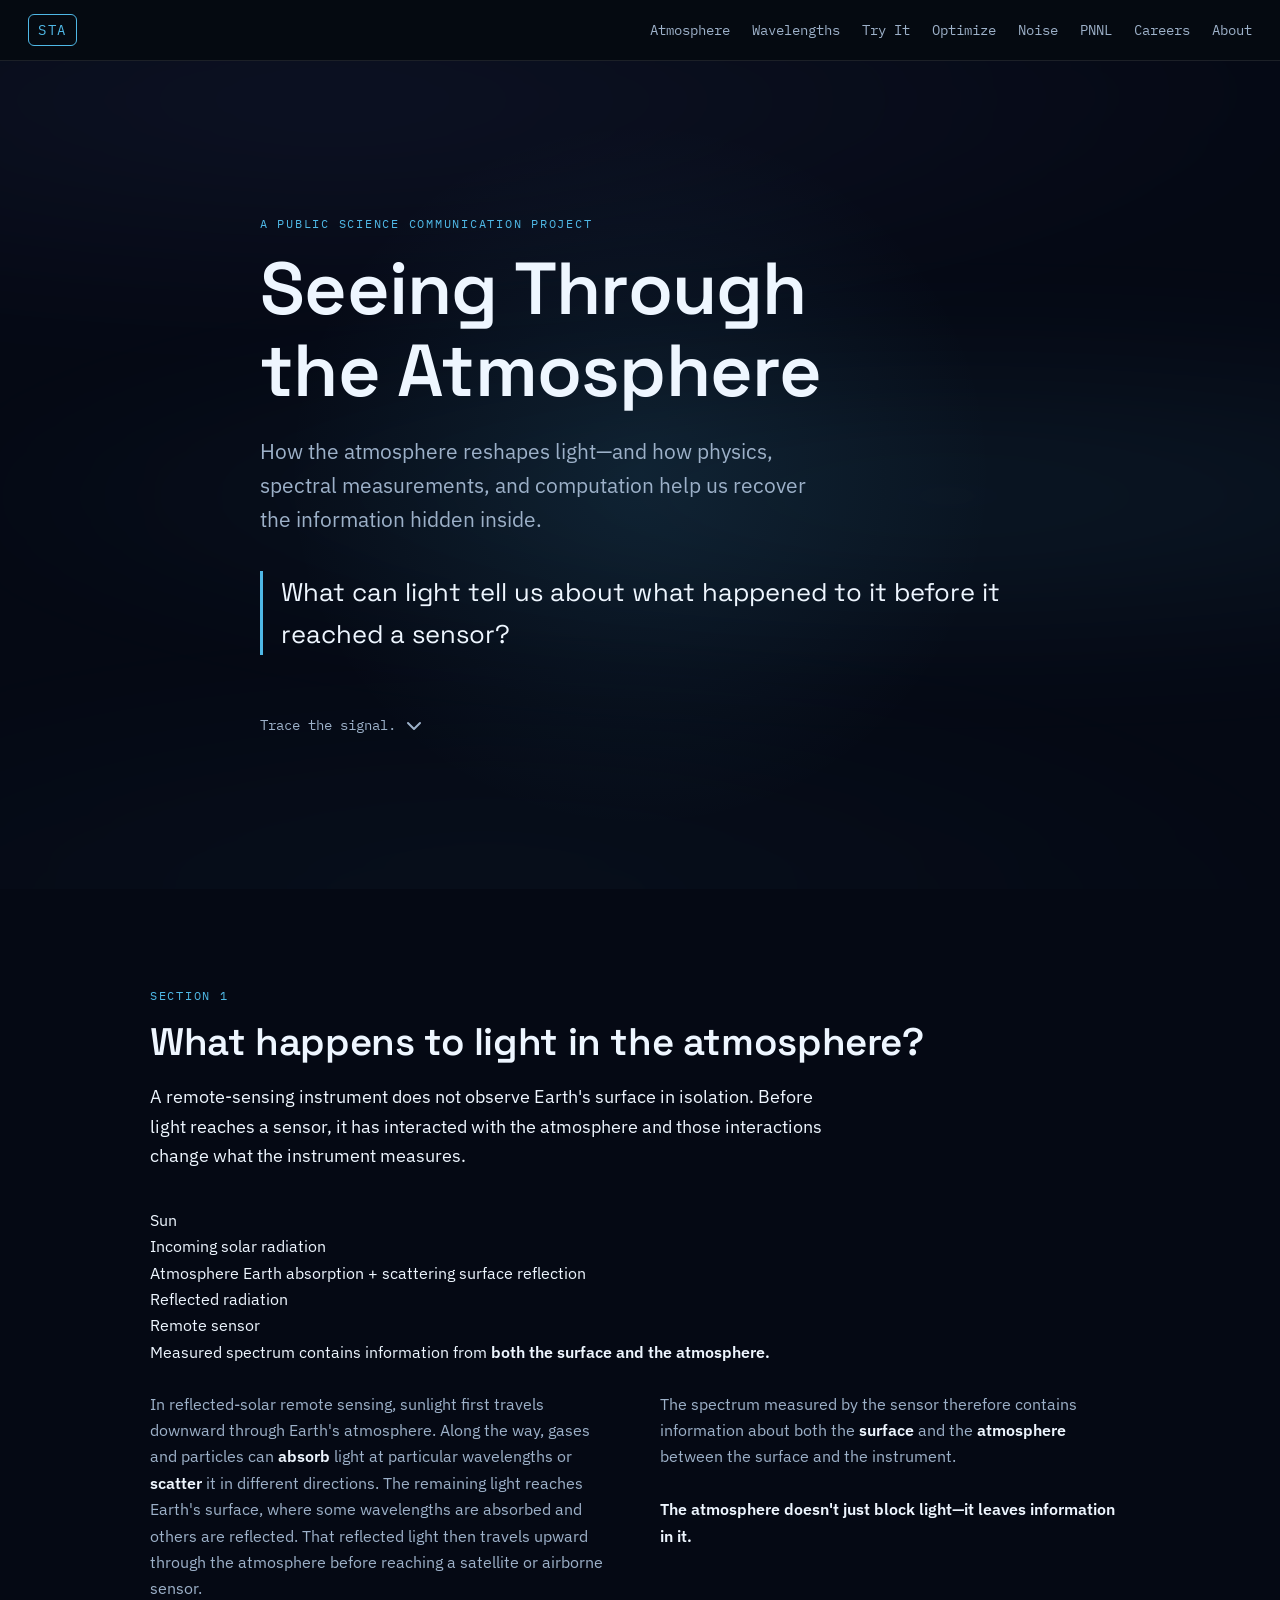
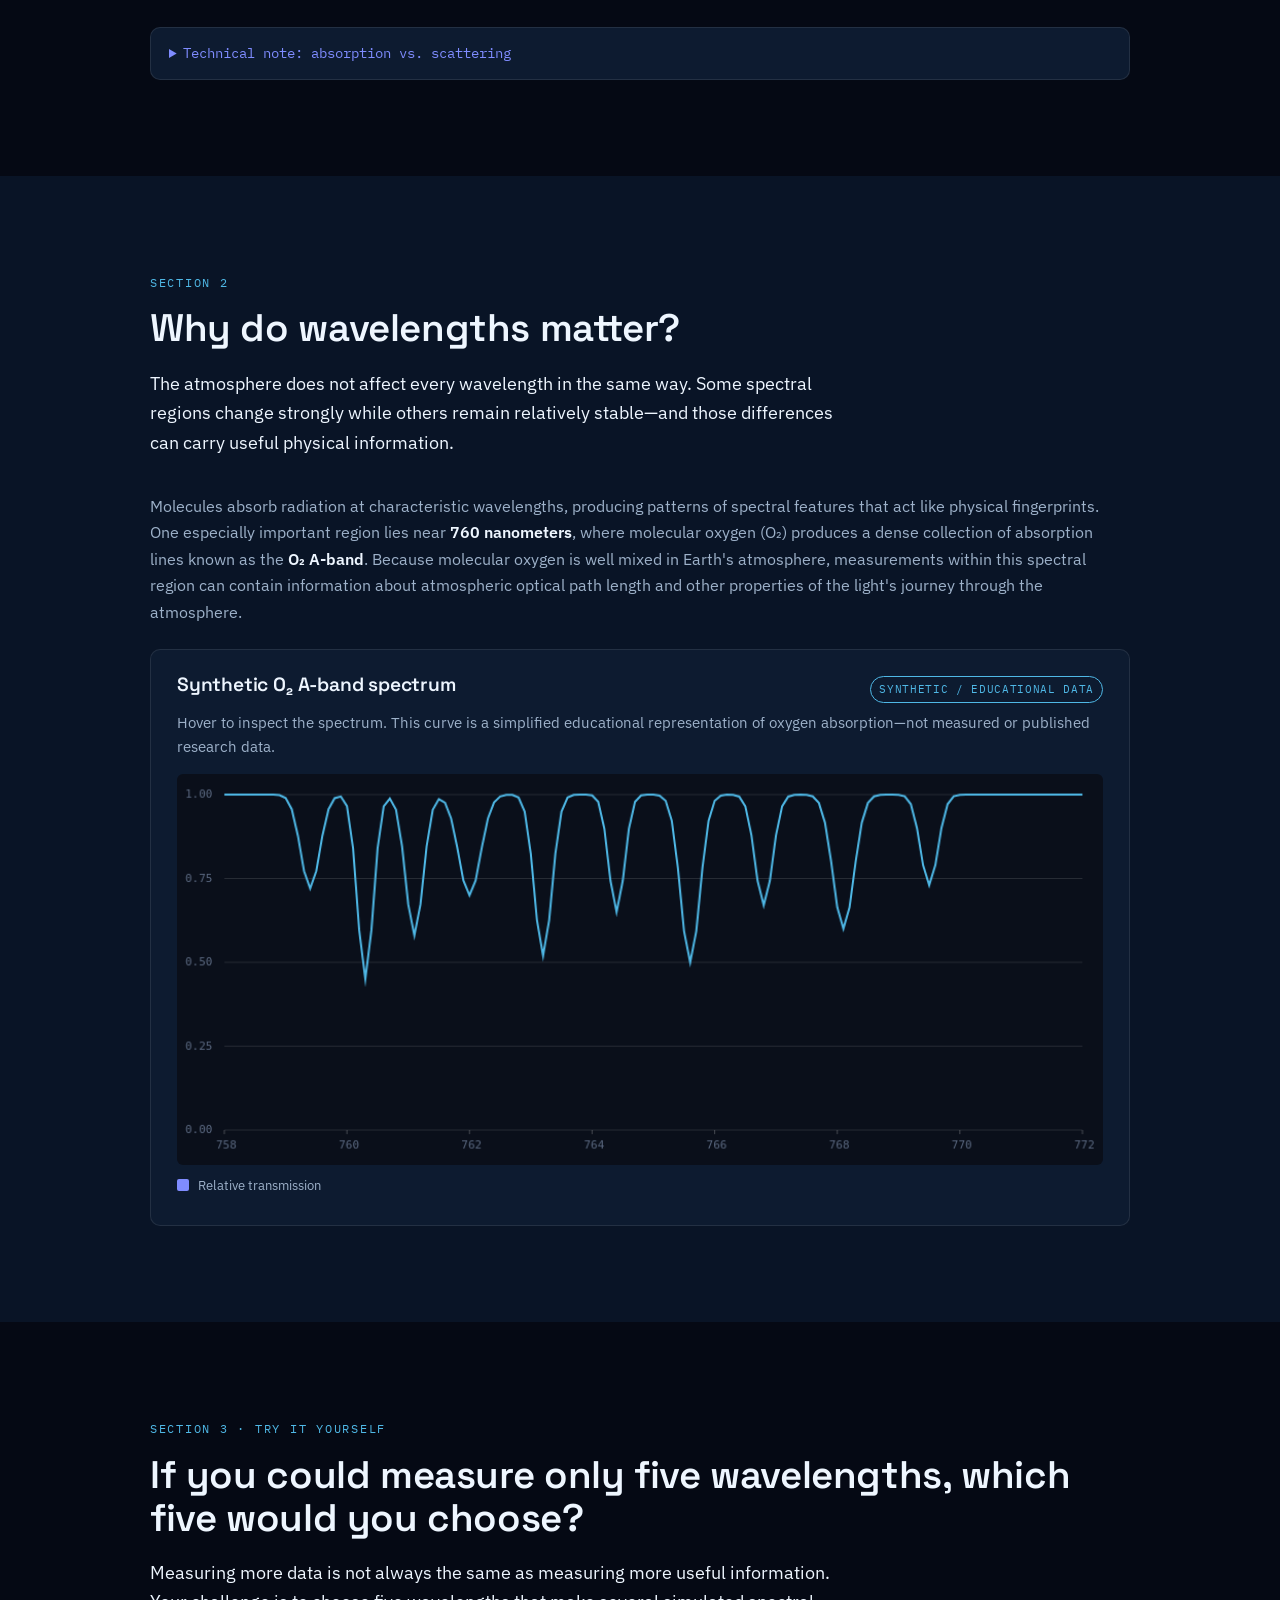
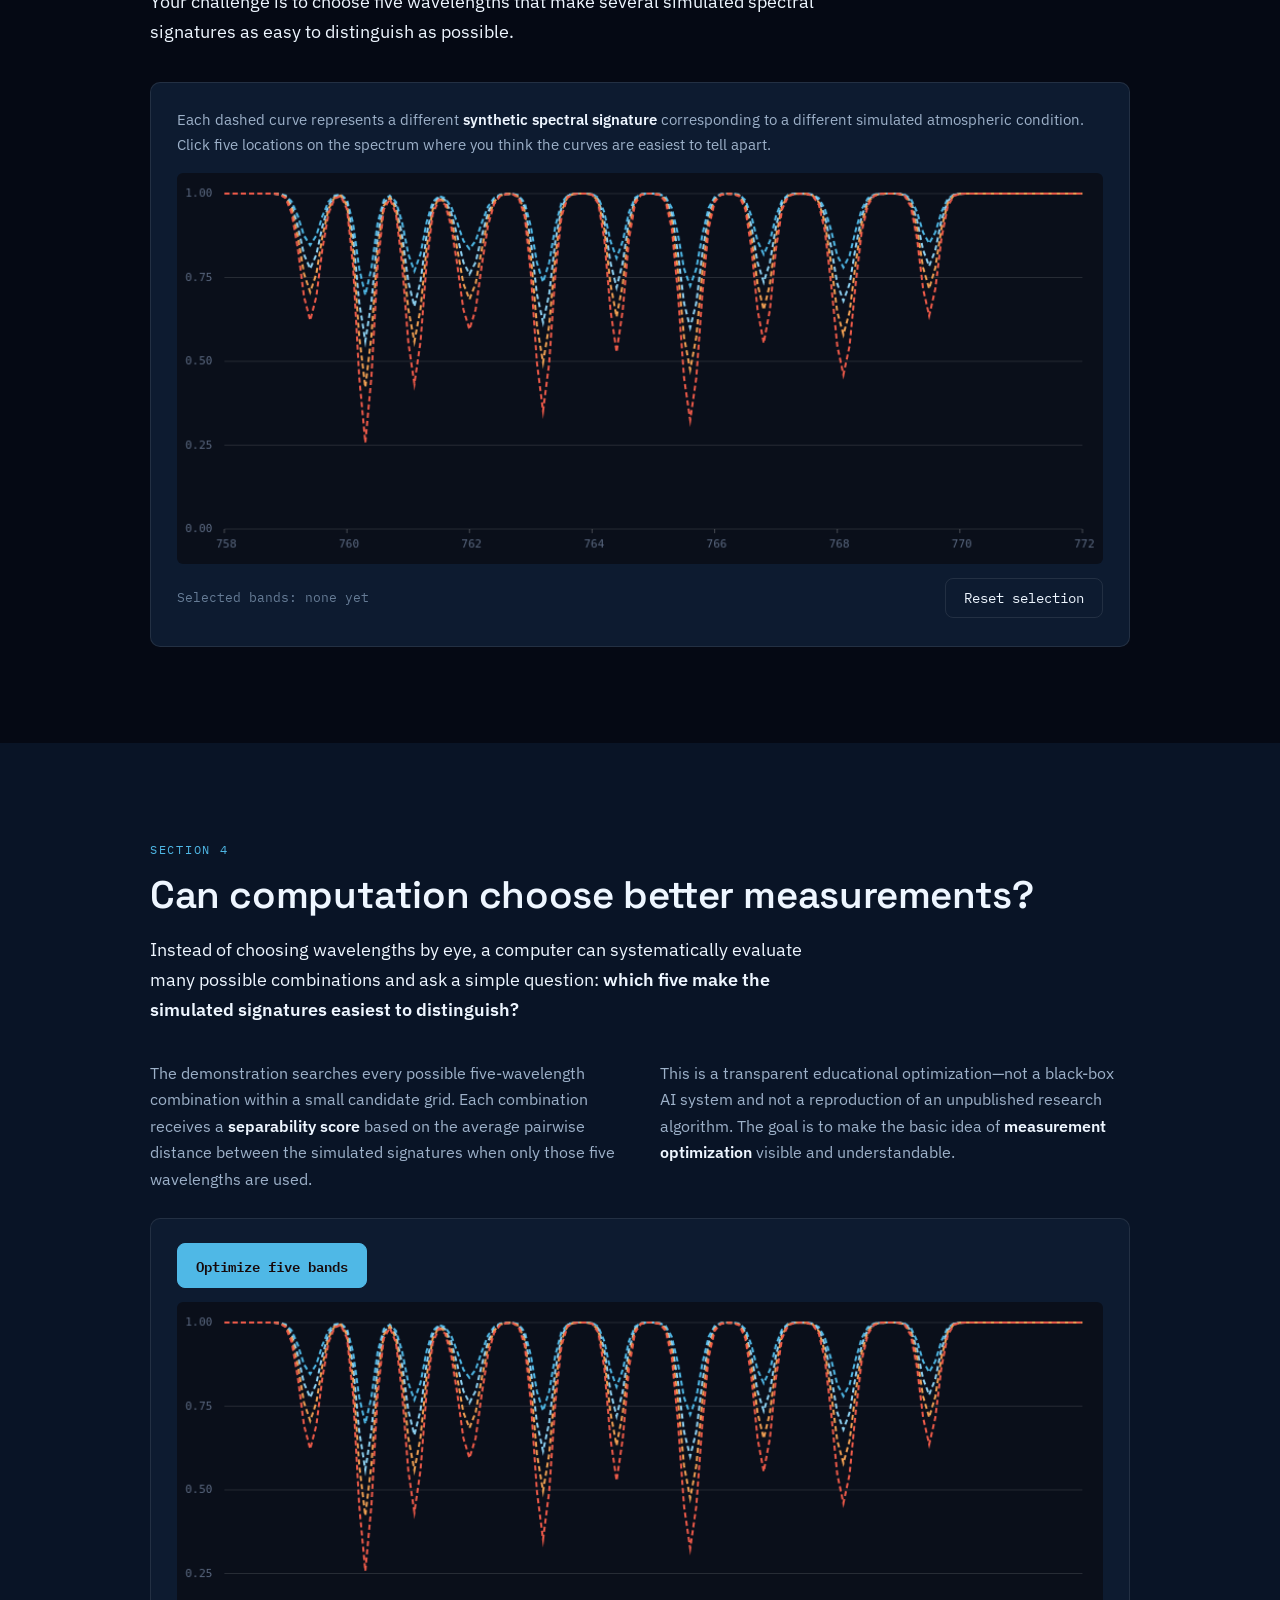
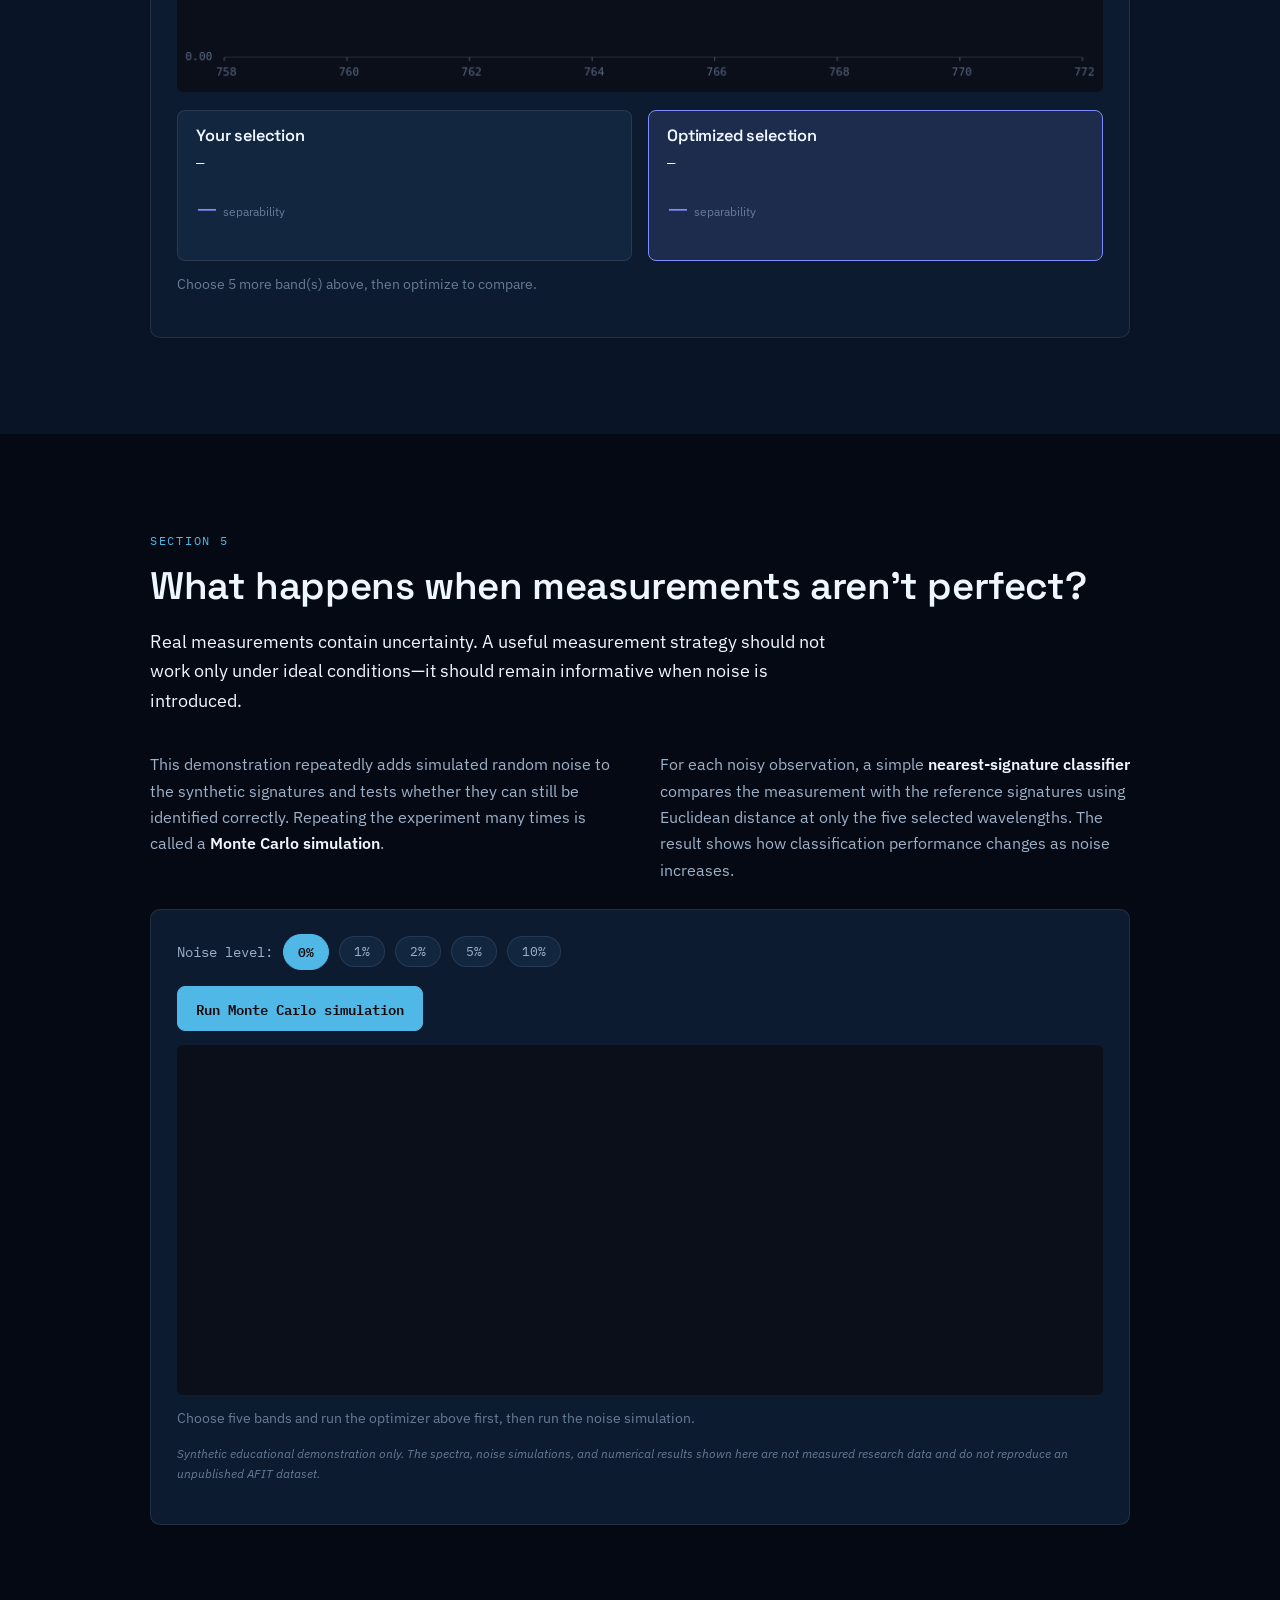
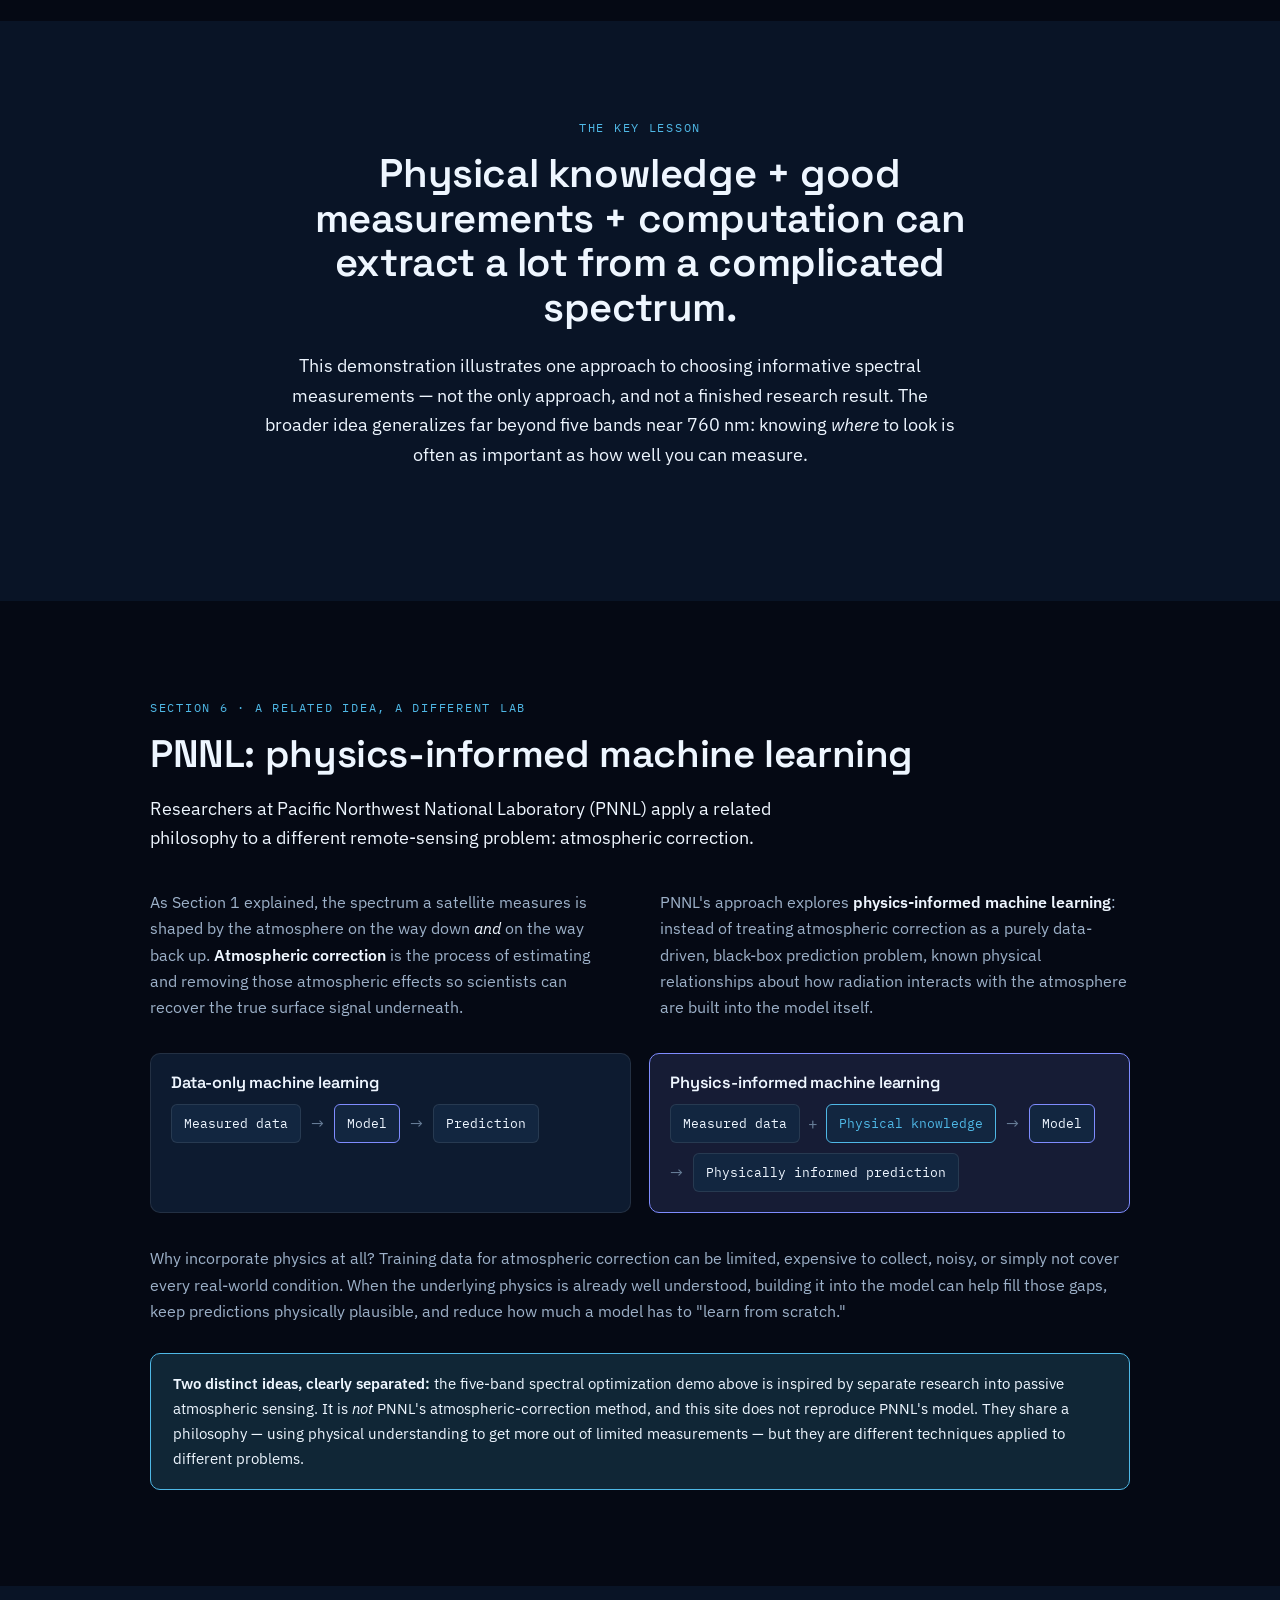
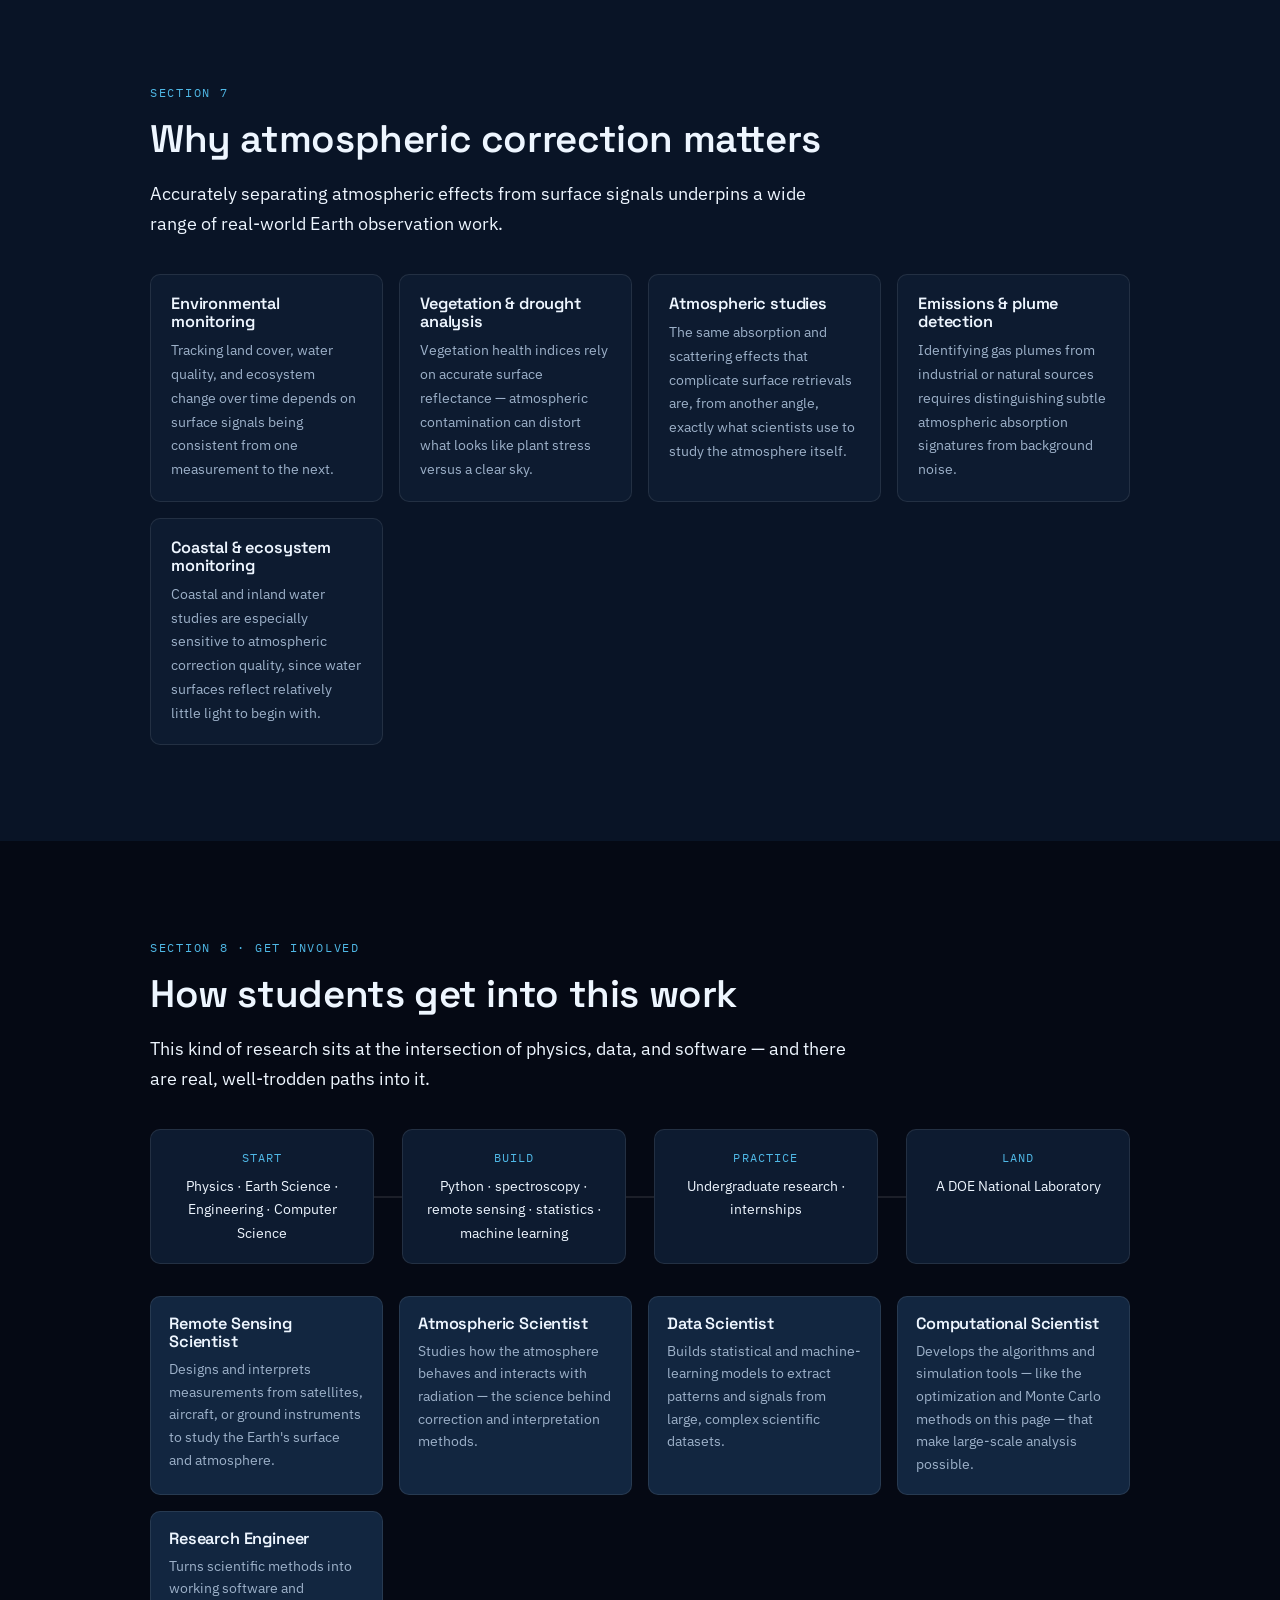
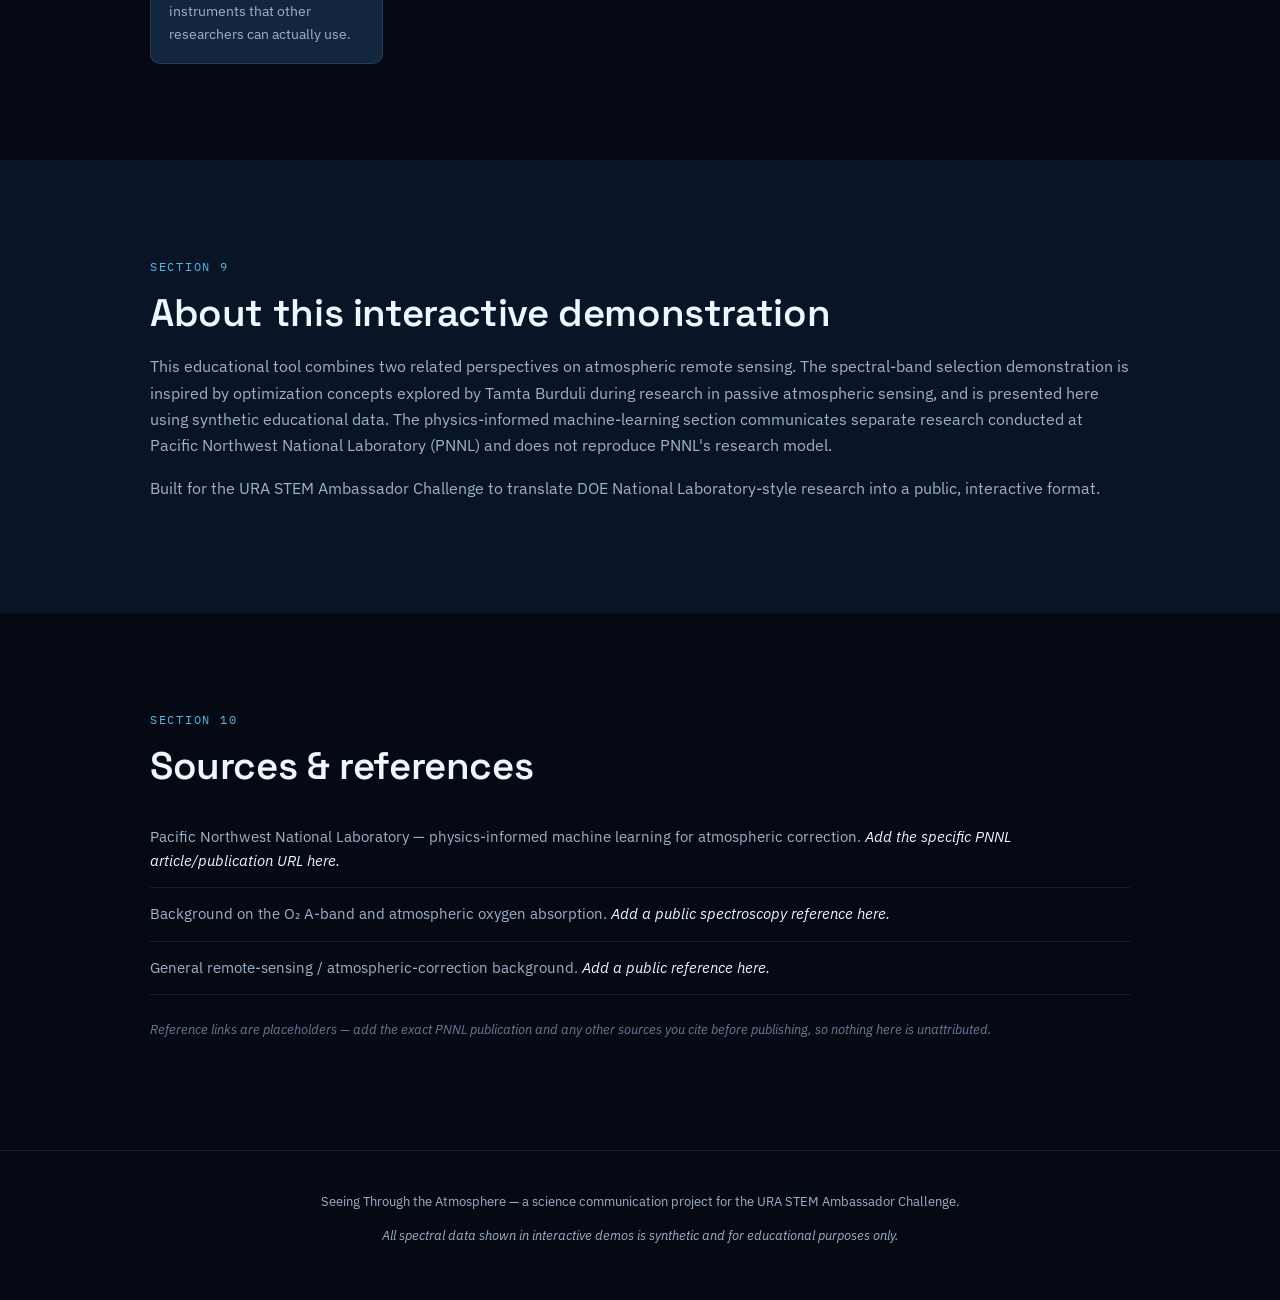
<file: docs/index_fully_fixed.html>
<!DOCTYPE html>
<html lang="en">

<head>
  <meta charset="UTF-8">

  <meta
    name="viewport"
    content="width=device-width, initial-scale=1.0"
  >

  <title>Seeing Through the Atmosphere</title>

  <meta
    name="description"
    content="Explore how the atmosphere reshapes light and how physics, spectral measurements, and computation help us recover information from remote-sensing data."
  >

  <link
    rel="preconnect"
    href="https://fonts.googleapis.com"
  >

  <link
    rel="preconnect"
    href="https://fonts.gstatic.com"
    crossorigin
  >

  <link
    href="https://fonts.googleapis.com/css2?family=Space+Grotesk:wght@400;500;600;700&family=IBM+Plex+Sans:wght@400;500;600&family=IBM+Plex+Mono:wght@400;500&display=swap"
    rel="stylesheet"
  >

  <link
    rel="stylesheet"
    href="styles.css"
  >
</head>


<body>


<!-- =========================================================
     NAVIGATION
========================================================= -->

<nav
  class="site-nav"
  id="siteNav"
>

  <a
    href="#hero"
    class="nav-brand"
  >
    STA
  </a>

  <button
    class="nav-toggle"
    id="navToggle"
    aria-label="Toggle navigation"
    aria-expanded="false"
  >
    <span></span>
    <span></span>
    <span></span>
  </button>

  <div
    class="nav-links"
    id="navLinks"
  >

    <a href="#atmosphere">
      Atmosphere
    </a>

    <a href="#wavelengths">
      Wavelengths
    </a>

    <a href="#choose">
      Try It
    </a>

    <a href="#optimize">
      Optimize
    </a>

    <a href="#noise">
      Noise
    </a>

    <a href="#pnnl">
      PNNL
    </a>

    <a href="#careers">
      Careers
    </a>

    <a href="#about">
      About
    </a>

  </div>

</nav>



<!-- =========================================================
     HERO
========================================================= -->

<header
  class="hero"
  id="hero"
>

  <div
    class="hero-atmosphere"
    aria-hidden="true"
  >

    <div class="hero-band band-1"></div>
    <div class="hero-band band-2"></div>
    <div class="hero-band band-3"></div>
    <div class="hero-glow"></div>

  </div>


  <div class="hero-content">

    <p class="eyebrow">
      A public science communication project
    </p>

    <h1>
      Seeing Through<br>
      the Atmosphere
    </h1>

    <p class="hero-subtitle">
      How the atmosphere reshapes light—and how physics,
      spectral measurements, and computation help us recover
      the information hidden inside.
    </p>

    <p class="hero-question">
      What can light tell us about what happened to it
      before it reached a sensor?
    </p>

    <a
      href="#atmosphere"
      class="scroll-cue"
      aria-label="Scroll to the atmosphere section"
    >

      <span>
        Trace the signal.
      </span>

      <svg
        width="20"
        height="20"
        viewBox="0 0 20 20"
        fill="none"
      >
        <path
          d="M4 7L10 13L16 7"
          stroke="currentColor"
          stroke-width="2"
          stroke-linecap="round"
          stroke-linejoin="round"
        />
      </svg>

    </a>

  </div>

</header>



<main>



<!-- =========================================================
     SECTION 1 — WHAT HAPPENS TO LIGHT?
========================================================= -->

<section
  class="section"
  id="atmosphere"
>

  <div class="section-inner">

    <p class="eyebrow">
      Section 1
    </p>

    <h2>
      What happens to light in the atmosphere?
    </h2>

    <p class="lede">
      A remote-sensing instrument does not observe Earth's
      surface in isolation. Before light reaches a sensor,
      it has interacted with the atmosphere and those
      interactions change what the instrument measures.
    </p>

    <!-- Visual Sun–Earth–Atmosphere remote-sensing diagram -->

    <div
  class="remote-sensing-diagram"
  role="img"
  aria-label="Diagram showing sunlight traveling from the Sun through Earth's atmosphere to the surface, reflecting upward through the atmosphere again, and reaching a satellite sensor."
>

  <!-- SUN -->
  <div class="rs-sun-group">
    <div class="rs-sun"></div>
    <span class="rs-object-label">Sun</span>
  </div>


  <!-- Incoming solar beam -->
  <div class="rs-beam rs-beam-incoming">
    <span class="rs-beam-label">
      Incoming solar radiation
    </span>
  </div>


  <!-- EARTH + ATMOSPHERE -->
  <div class="rs-earth-system">

    <div class="rs-atmosphere-shell shell-outer"></div>
    <div class="rs-atmosphere-shell shell-inner"></div>

    <div class="rs-earth">
      <div class="rs-land land-one"></div>
      <div class="rs-land land-two"></div>
      <div class="rs-land land-three"></div>
    </div>

    <span class="rs-atmosphere-label">
      Atmosphere
    </span>

    <span class="rs-earth-label">
      Earth
    </span>

    <span class="rs-process-label rs-process-down">
      absorption + scattering
    </span>

    <span class="rs-process-label rs-process-surface">
      surface reflection
    </span>

  </div>


  <!-- Reflected beam -->
  <div class="rs-beam rs-beam-reflected">
    <span class="rs-beam-label">
      Reflected radiation
    </span>
  </div>


  <!-- SATELLITE -->
  <div class="rs-satellite-group">

    <div class="rs-satellite">

      <div class="sat-panel sat-panel-left"></div>

      <div class="sat-body">
        <div class="sat-lens"></div>
      </div>

      <div class="sat-panel sat-panel-right"></div>

    </div>

    <span class="rs-object-label">
      Remote sensor
    </span>

  </div>


  <!-- Final signal label -->
  <div class="rs-measured-label">
    Measured spectrum contains information from
    <strong>both the surface and the atmosphere.</strong>
  </div>

</div>

    <div class="text-columns">


      <p>
        In reflected-solar remote sensing, sunlight first
        travels downward through Earth's atmosphere. Along
        the way, gases and particles can
        <strong>absorb</strong>
        light at particular wavelengths or
        <strong>scatter</strong>
        it in different directions.

        The remaining light reaches Earth's surface, where
        some wavelengths are absorbed and others are
        reflected. That reflected light then travels upward
        through the atmosphere before reaching a satellite
        or airborne sensor.
      </p>


      <p>
        The spectrum measured by the sensor therefore
        contains information about both the
        <strong>surface</strong>
        and the
        <strong>atmosphere</strong>
        between the surface and the instrument.

        <br><br>

        <strong>
          The atmosphere doesn't just block light—it leaves
          information in it.
        </strong>
      </p>


    </div>



    <details class="tech-note">

      <summary>
        Technical note: absorption vs. scattering
      </summary>

      <p>
        <strong>Absorption</strong>
        occurs when atmospheric molecules interact with
        radiation at characteristic wavelengths. Gases such
        as O₂, H₂O, and CO₂ therefore produce recognizable
        features in measured spectra.
      </p>

      <p>
        <strong>Scattering</strong>
        changes the direction in which radiation travels.
        Its strength and wavelength dependence depend on the
        molecules or particles involved, so scattering can
        also alter the signal measured by a remote sensor.
      </p>

    </details>


  </div>

</section>



<!-- =========================================================
     SECTION 2 — WHY WAVELENGTHS MATTER
========================================================= -->

<section
  class="section section-alt"
  id="wavelengths"
>

  <div class="section-inner">

    <p class="eyebrow">
      Section 2
    </p>

    <h2>
      Why do wavelengths matter?
    </h2>

    <p class="lede">
      The atmosphere does not affect every wavelength in the
      same way. Some spectral regions change strongly while
      others remain relatively stable—and those differences
      can carry useful physical information.
    </p>


    <p>
      Molecules absorb radiation at characteristic
      wavelengths, producing patterns of spectral features
      that act like physical fingerprints.

      One especially important region lies near
      <strong>760 nanometers</strong>,
      where molecular oxygen (O₂) produces a dense collection
      of absorption lines known as the
      <strong>O₂ A-band</strong>.

      Because molecular oxygen is well mixed in Earth's
      atmosphere, measurements within this spectral region
      can contain information about atmospheric optical path
      length and other properties of the light's journey
      through the atmosphere.
    </p>


    <div class="spectrum-panel">


      <div class="spectrum-header">

        <h3>
          Synthetic O₂ A-band spectrum
        </h3>

        <span class="synthetic-tag">
          Synthetic / educational data
        </span>

      </div>


      <p class="spectrum-caption">
        Hover to inspect the spectrum. This curve is a
        simplified educational representation of oxygen
        absorption—not measured or published research data.
      </p>


      <div class="canvas-wrap">

        <canvas
          id="baseSpectrumCanvas"
          width="900"
          height="380"
          role="img"
          aria-label="Synthetic relative transmission spectrum illustrating oxygen absorption features near the O2 A-band."
        >
        </canvas>

        <div
          class="canvas-tooltip"
          id="baseTooltip"
          hidden
        >
        </div>

      </div>


      <div class="spectrum-legend">

        <span>
          <i class="swatch swatch-signal"></i>
          Relative transmission
        </span>

      </div>


    </div>


  </div>

</section>



<!-- =========================================================
     SECTION 3 — CHOOSE FIVE WAVELENGTHS
========================================================= -->

<section
  class="section"
  id="choose"
>

  <div class="section-inner">

    <p class="eyebrow">
      Section 3 · Try it yourself
    </p>

    <h2>
      If you could measure only five wavelengths,
      which five would you choose?
    </h2>

    <p class="lede">
      Measuring more data is not always the same as measuring
      more useful information. Your challenge is to choose
      five wavelengths that make several simulated spectral
      signatures as easy to distinguish as possible.
    </p>



    <div class="activity-panel">


      <p class="activity-instructions">
        Each dashed curve represents a different
        <strong>synthetic spectral signature</strong>
        corresponding to a different simulated atmospheric
        condition.

        Click five locations on the spectrum where you think
        the curves are easiest to tell apart.
      </p>


      <div class="canvas-wrap">

        <canvas
          id="chooseCanvas"
          width="900"
          height="380"
          role="img"
          aria-label="Interactive synthetic spectral plot for selecting five wavelength bands."
        >
        </canvas>

        <div
          class="canvas-tooltip"
          id="chooseTooltip"
          hidden
        >
        </div>

      </div>



      <div class="activity-controls">


        <div
          class="selected-bands"
          id="selectedBandsList"
          aria-live="polite"
        >

          <span class="placeholder">
            Selected bands: none yet
          </span>

        </div>


        <div class="button-row">

          <button
            class="btn btn-secondary"
            id="resetChoose"
          >
            Reset selection
          </button>

        </div>


      </div>



      <div
        class="score-readout"
        id="chooseScoreReadout"
        hidden
      >

        <span class="score-label">
          Separability score
        </span>

        <span
          class="score-value"
          id="chooseScoreValue"
        >
          —
        </span>

        <p class="score-explain">
          This score estimates how far apart the synthetic
          signatures are, on average, when the comparison is
          restricted to your five selected wavelengths.
          Higher values indicate greater separation in this
          educational model.
        </p>

      </div>


    </div>


  </div>

</section>



<!-- =========================================================
     SECTION 4 — OPTIMIZATION
========================================================= -->

<section
  class="section section-alt"
  id="optimize"
>

  <div class="section-inner">

    <p class="eyebrow">
      Section 4
    </p>

    <h2>
      Can computation choose better measurements?
    </h2>

    <p class="lede">
      Instead of choosing wavelengths by eye, a computer can
      systematically evaluate many possible combinations and
      ask a simple question:
      <strong>
        which five make the simulated signatures easiest to
        distinguish?
      </strong>
    </p>



    <div class="text-columns">


      <p>
        The demonstration searches every possible
        five-wavelength combination within a small candidate
        grid.

        Each combination receives a
        <strong>separability score</strong>
        based on the average pairwise distance between the
        simulated signatures when only those five
        wavelengths are used.
      </p>


      <p>
        This is a transparent educational optimization—not
        a black-box AI system and not a reproduction of an
        unpublished research algorithm.

        The goal is to make the basic idea of
        <strong>measurement optimization</strong>
        visible and understandable.
      </p>


    </div>



    <div class="activity-panel">


      <button
        class="btn btn-primary"
        id="optimizeBtn"
      >
        Optimize five bands
      </button>


      <div class="canvas-wrap">

        <canvas
          id="optimizeCanvas"
          width="900"
          height="380"
          role="img"
          aria-label="Synthetic spectral plot comparing user-selected wavelength bands with computer-optimized bands."
        >
        </canvas>

      </div>



      <div
        class="compare-grid"
        id="compareGrid"
        hidden
      >


        <div class="compare-card">

          <h4>
            Your selection
          </h4>

          <p
            class="compare-bands"
            id="compareUserBands"
          >
            —
          </p>

          <p class="compare-score">

            <span id="compareUserScore">
              —
            </span>

            <small>
              separability
            </small>

          </p>

        </div>



        <div class="compare-card compare-card-highlight">

          <h4>
            Optimized selection
          </h4>

          <p
            class="compare-bands"
            id="compareOptBands"
          >
            —
          </p>

          <p class="compare-score">

            <span id="compareOptScore">
              —
            </span>

            <small>
              separability
            </small>

          </p>

        </div>


      </div>



      <p
        class="hint"
        id="optimizeHint"
      >
        Choose five bands in the section above first, then
        run the optimizer to compare your choices.
      </p>


    </div>


  </div>

</section>



<!-- =========================================================
     SECTION 5 — NOISE AND ROBUSTNESS
========================================================= -->

<section
  class="section"
  id="noise"
>

  <div class="section-inner">

    <p class="eyebrow">
      Section 5
    </p>

    <h2>
      What happens when measurements aren't perfect?
    </h2>

    <p class="lede">
      Real measurements contain uncertainty. A useful
      measurement strategy should not work only under ideal
      conditions—it should remain informative when noise is
      introduced.
    </p>



    <div class="text-columns">

      <p>
        This demonstration repeatedly adds simulated random
        noise to the synthetic signatures and tests whether
        they can still be identified correctly.

        Repeating the experiment many times is called a
        <strong>Monte Carlo simulation</strong>.
      </p>


      <p>
        For each noisy observation, a simple
        <strong>nearest-signature classifier</strong>
        compares the measurement with the reference
        signatures using Euclidean distance at only the five
        selected wavelengths.

        The result shows how classification performance
        changes as noise increases.
      </p>

    </div>



    <div class="activity-panel">


      <div
        class="noise-controls"
        role="group"
        aria-label="Select noise level"
      >

        <span class="noise-label">
          Noise level:
        </span>

        <button
          class="noise-btn active"
          data-noise="0"
        >
          0%
        </button>

        <button
          class="noise-btn"
          data-noise="1"
        >
          1%
        </button>

        <button
          class="noise-btn"
          data-noise="2"
        >
          2%
        </button>

        <button
          class="noise-btn"
          data-noise="5"
        >
          5%
        </button>

        <button
          class="noise-btn"
          data-noise="10"
        >
          10%
        </button>

      </div>



      <button
        class="btn btn-primary"
        id="runNoiseBtn"
      >
        Run Monte Carlo simulation
      </button>



      <div class="canvas-wrap">

        <canvas
          id="noiseCanvas"
          width="900"
          height="340"
          role="img"
          aria-label="Chart comparing classification accuracy for user-selected and optimized wavelength bands as simulated noise increases."
        >
        </canvas>

      </div>



      <p
        class="hint"
        id="noiseHint"
      >
        Choose five bands and run the optimizer above first,
        then run the noise simulation.
      </p>


      <p class="disclaimer-inline">
        Synthetic educational demonstration only. The
        spectra, noise simulations, and numerical results
        shown here are not measured research data and do not
        reproduce an unpublished AFIT dataset.
      </p>


    </div>


  </div>

</section>

<!-- ============ SECTION 7 — KEY LESSON ============ -->
<section class="section section-alt section-lesson" id="lesson">
  <div class="section-inner">
    <p class="eyebrow">The key lesson</p>
    <h2>Physical knowledge + good measurements + computation can extract a lot from a complicated spectrum.</h2>
    <p class="lede">This demonstration illustrates one approach to choosing informative spectral measurements — not the only approach, and not a finished research result. The broader idea generalizes far beyond five bands near 760 nm: knowing <em>where</em> to look is often as important as how well you can measure.</p>
  </div>
</section>

<!-- ============ SECTION 8 — PNNL PHYSICS-INFORMED ML ============ -->
<section class="section" id="pnnl">
  <div class="section-inner">
    <p class="eyebrow">Section 6 · A related idea, a different lab</p>
    <h2>PNNL: physics-informed machine learning</h2>
    <p class="lede">Researchers at Pacific Northwest National Laboratory (PNNL) apply a related philosophy to a different remote-sensing problem: atmospheric correction.</p>

    <div class="text-columns">
      <p>As Section 1 explained, the spectrum a satellite measures is shaped by the atmosphere on the way down <em>and</em> on the way back up. <strong>Atmospheric correction</strong> is the process of estimating and removing those atmospheric effects so scientists can recover the true surface signal underneath.</p>
      <p>PNNL's approach explores <strong>physics-informed machine learning</strong>: instead of treating atmospheric correction as a purely data-driven, black-box prediction problem, known physical relationships about how radiation interacts with the atmosphere are built into the model itself.</p>
    </div>

    <div class="ml-compare">
      <div class="ml-diagram">
        <h4>Data-only machine learning</h4>
        <div class="ml-flow">
          <span class="ml-box">Measured data</span>
          <span class="ml-arrow">→</span>
          <span class="ml-box ml-box-model">Model</span>
          <span class="ml-arrow">→</span>
          <span class="ml-box">Prediction</span>
        </div>
      </div>
      <div class="ml-diagram ml-diagram-highlight">
        <h4>Physics-informed machine learning</h4>
        <div class="ml-flow">
          <span class="ml-box-group">
            <span class="ml-box">Measured data</span>
            <span class="ml-plus">+</span>
            <span class="ml-box ml-box-physics">Physical knowledge</span>
          </span>
          <span class="ml-arrow">→</span>
          <span class="ml-box ml-box-model">Model</span>
          <span class="ml-arrow">→</span>
          <span class="ml-box">Physically informed prediction</span>
        </div>
      </div>
    </div>

    <p>Why incorporate physics at all? Training data for atmospheric correction can be limited, expensive to collect, noisy, or simply not cover every real-world condition. When the underlying physics is already well understood, building it into the model can help fill those gaps, keep predictions physically plausible, and reduce how much a model has to "learn from scratch."</p>

    <div class="callout callout-boundary">
      <p><strong>Two distinct ideas, clearly separated:</strong> the five-band spectral optimization demo above is inspired by separate research into passive atmospheric sensing. It is <em>not</em> PNNL's atmospheric-correction method, and this site does not reproduce PNNL's model. They share a philosophy — using physical understanding to get more out of limited measurements — but they are different techniques applied to different problems.</p>
    </div>
  </div>
</section>

<!-- ============ SECTION 9 — WHY IT MATTERS ============ -->
<section class="section section-alt" id="impact">
  <div class="section-inner">
    <p class="eyebrow">Section 7</p>
    <h2>Why atmospheric correction matters</h2>
    <p class="lede">Accurately separating atmospheric effects from surface signals underpins a wide range of real-world Earth observation work.</p>

    <div class="impact-grid">
      <div class="impact-card">
        <h4>Environmental monitoring</h4>
        <p>Tracking land cover, water quality, and ecosystem change over time depends on surface signals being consistent from one measurement to the next.</p>
      </div>
      <div class="impact-card">
        <h4>Vegetation &amp; drought analysis</h4>
        <p>Vegetation health indices rely on accurate surface reflectance — atmospheric contamination can distort what looks like plant stress versus a clear sky.</p>
      </div>
      <div class="impact-card">
        <h4>Atmospheric studies</h4>
        <p>The same absorption and scattering effects that complicate surface retrievals are, from another angle, exactly what scientists use to study the atmosphere itself.</p>
      </div>
      <div class="impact-card">
        <h4>Emissions &amp; plume detection</h4>
        <p>Identifying gas plumes from industrial or natural sources requires distinguishing subtle atmospheric absorption signatures from background noise.</p>
      </div>
      <div class="impact-card">
        <h4>Coastal &amp; ecosystem monitoring</h4>
        <p>Coastal and inland water studies are especially sensitive to atmospheric correction quality, since water surfaces reflect relatively little light to begin with.</p>
      </div>
    </div>
  </div>
</section>

<!-- ============ SECTION 10 — CAREERS ============ -->
<section class="section" id="careers">
  <div class="section-inner">
    <p class="eyebrow">Section 8 · Get involved</p>
    <h2>How students get into this work</h2>
    <p class="lede">This kind of research sits at the intersection of physics, data, and software — and there are real, well-trodden paths into it.</p>

    <div class="pathway">
      <div class="pathway-step">
        <span class="pathway-index">Start</span>
        <p>Physics · Earth Science · Engineering · Computer Science</p>
      </div>
      <div class="pathway-connector"></div>
      <div class="pathway-step">
        <span class="pathway-index">Build</span>
        <p>Python · spectroscopy · remote sensing · statistics · machine learning</p>
      </div>
      <div class="pathway-connector"></div>
      <div class="pathway-step">
        <span class="pathway-index">Practice</span>
        <p>Undergraduate research · internships</p>
      </div>
      <div class="pathway-connector"></div>
      <div class="pathway-step">
        <span class="pathway-index">Land</span>
        <p>A DOE National Laboratory</p>
      </div>
    </div>

    <div class="role-grid">
      <div class="role-card">
        <h4>Remote Sensing Scientist</h4>
        <p>Designs and interprets measurements from satellites, aircraft, or ground instruments to study the Earth's surface and atmosphere.</p>
      </div>
      <div class="role-card">
        <h4>Atmospheric Scientist</h4>
        <p>Studies how the atmosphere behaves and interacts with radiation — the science behind correction and interpretation methods.</p>
      </div>
      <div class="role-card">
        <h4>Data Scientist</h4>
        <p>Builds statistical and machine-learning models to extract patterns and signals from large, complex scientific datasets.</p>
      </div>
      <div class="role-card">
        <h4>Computational Scientist</h4>
        <p>Develops the algorithms and simulation tools — like the optimization and Monte Carlo methods on this page — that make large-scale analysis possible.</p>
      </div>
      <div class="role-card">
        <h4>Research Engineer</h4>
        <p>Turns scientific methods into working software and instruments that other researchers can actually use.</p>
      </div>
    </div>
  </div>
</section>

<!-- ============ SECTION 11 — ABOUT ============ -->
<section class="section section-alt" id="about">
  <div class="section-inner">
    <p class="eyebrow">Section 9</p>
    <h2>About this interactive demonstration</h2>
    <p>This educational tool combines two related perspectives on atmospheric remote sensing. The spectral-band selection demonstration is inspired by optimization concepts explored by Tamta Burduli during research in passive atmospheric sensing, and is presented here using synthetic educational data. The physics-informed machine-learning section communicates separate research conducted at Pacific Northwest National Laboratory (PNNL) and does not reproduce PNNL's research model.</p>
    <p>Built for the URA STEM Ambassador Challenge to translate DOE National Laboratory-style research into a public, interactive format.</p>
  </div>
</section>

<!-- ============ SECTION 12 — REFERENCES ============ -->
<section class="section" id="references">
  <div class="section-inner">
    <p class="eyebrow">Section 10</p>
    <h2>Sources &amp; references</h2>
    <ul class="ref-list" id="refList">
      <li>Pacific Northwest National Laboratory — physics-informed machine learning for atmospheric correction. <em>Add the specific PNNL article/publication URL here.</em></li>
      <li>Background on the O₂ A-band and atmospheric oxygen absorption. <em>Add a public spectroscopy reference here.</em></li>
      <li>General remote-sensing / atmospheric-correction background. <em>Add a public reference here.</em></li>
    </ul>
    <p class="ref-note">Reference links are placeholders — add the exact PNNL publication and any other sources you cite before publishing, so nothing here is unattributed.</p>
  </div>
</section>

</main>

<footer class="site-footer">
  <p>Seeing Through the Atmosphere — a science communication project for the URA STEM Ambassador Challenge.</p>
  <p class="footer-disclaimer">All spectral data shown in interactive demos is synthetic and for educational purposes only.</p>
</footer>

<script src="script.js"></script>
</body>
</html>
</file>
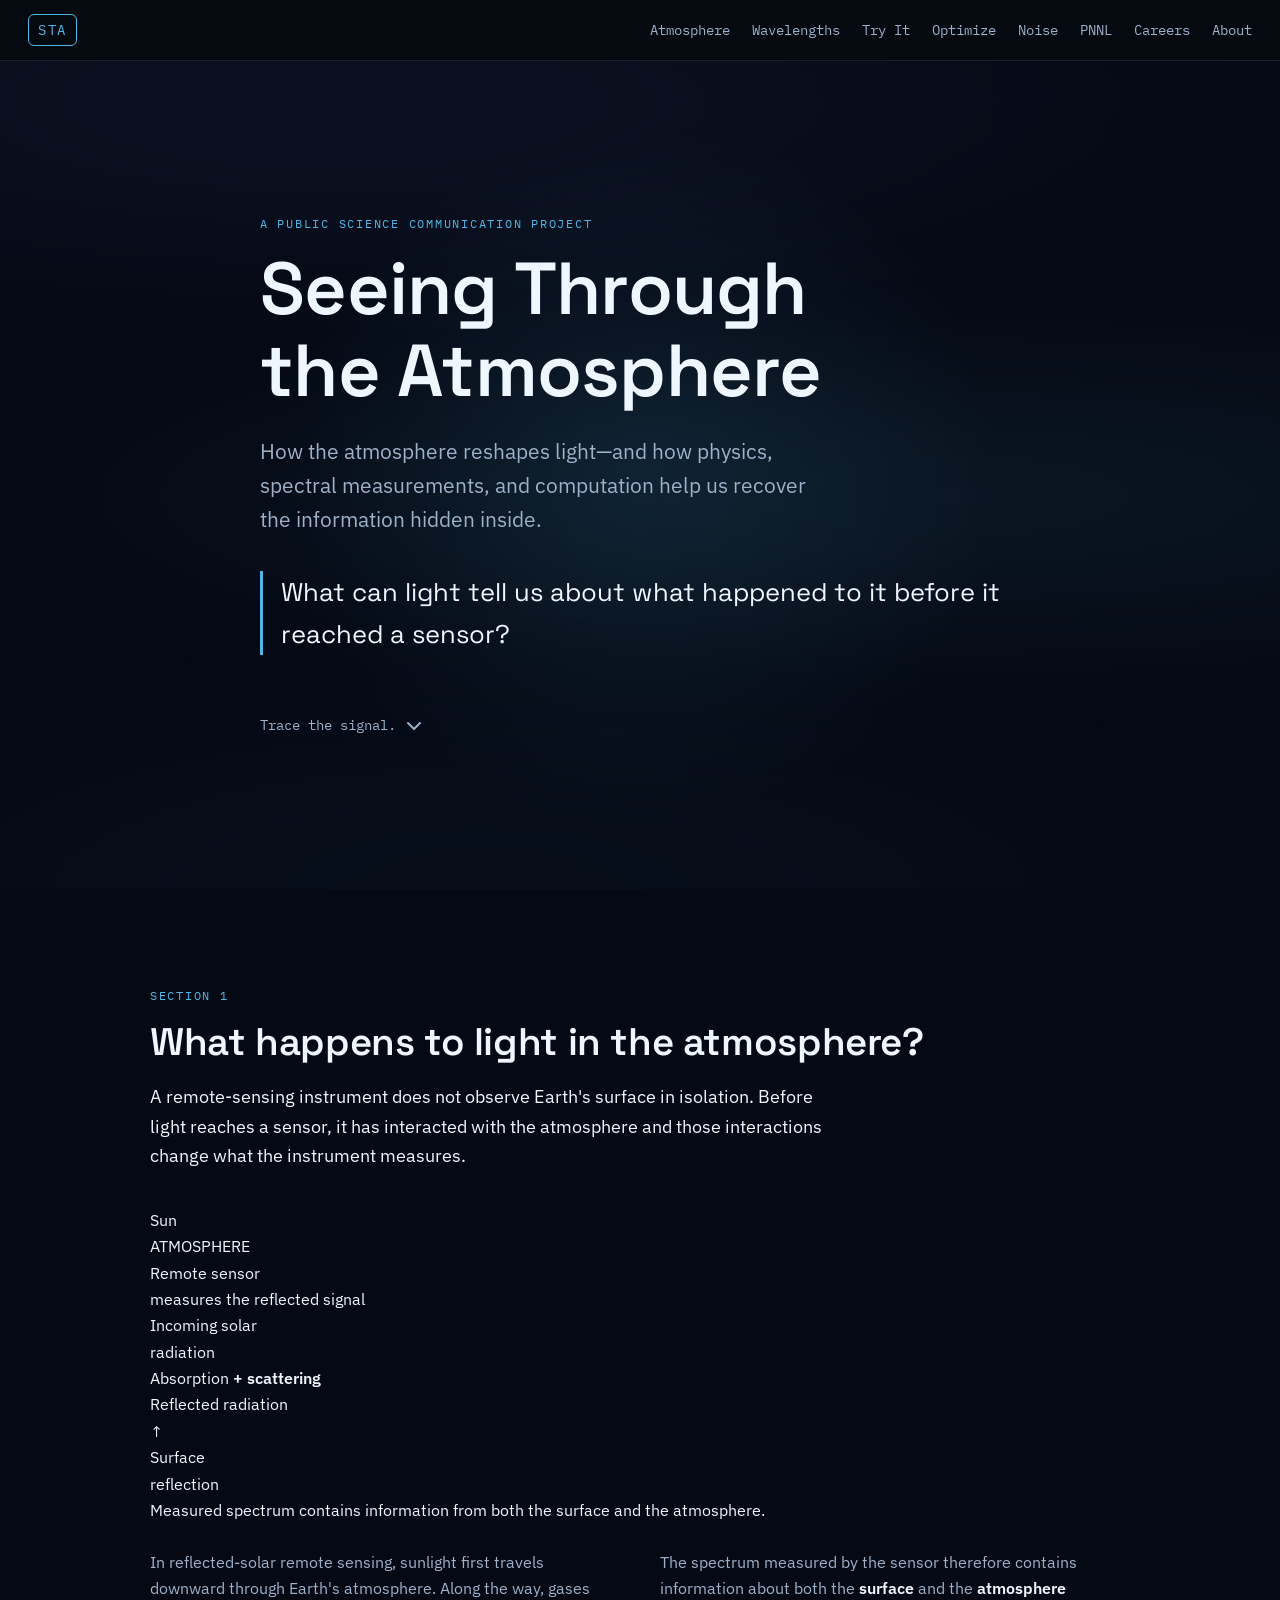
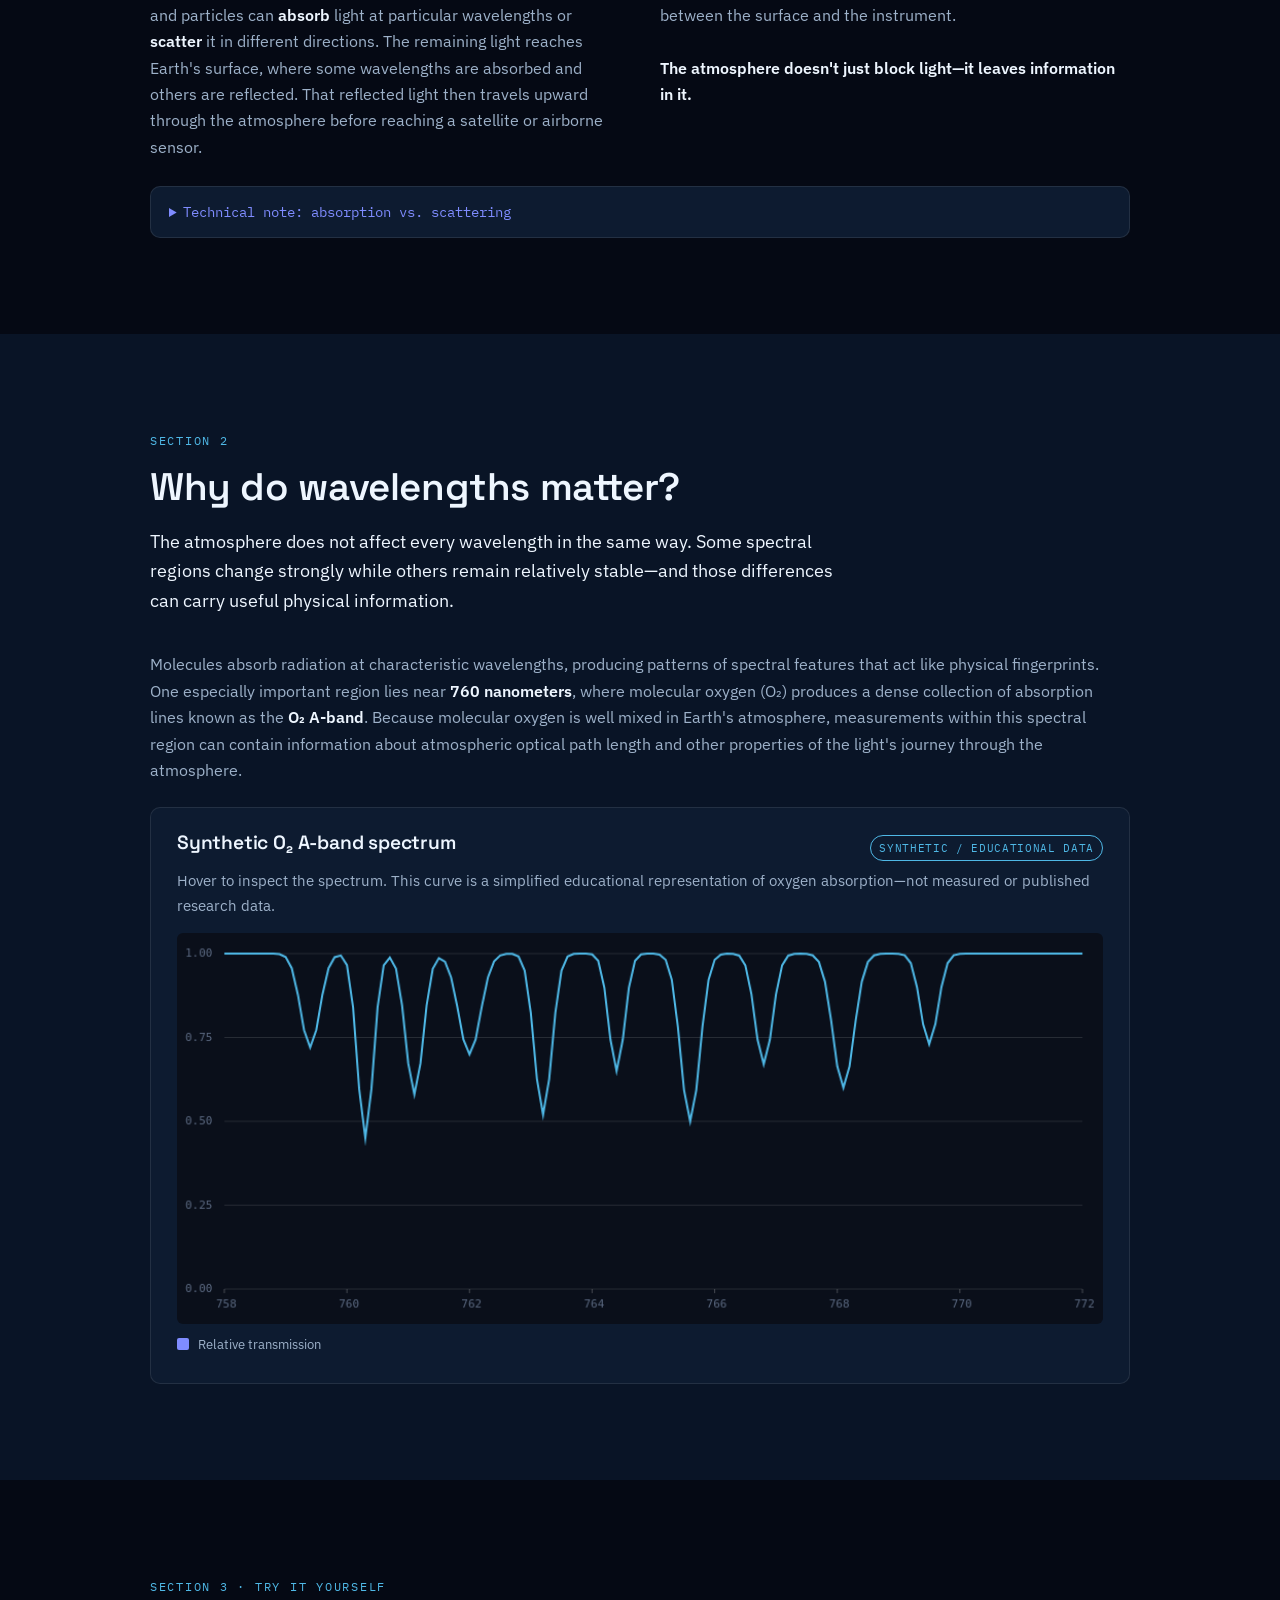
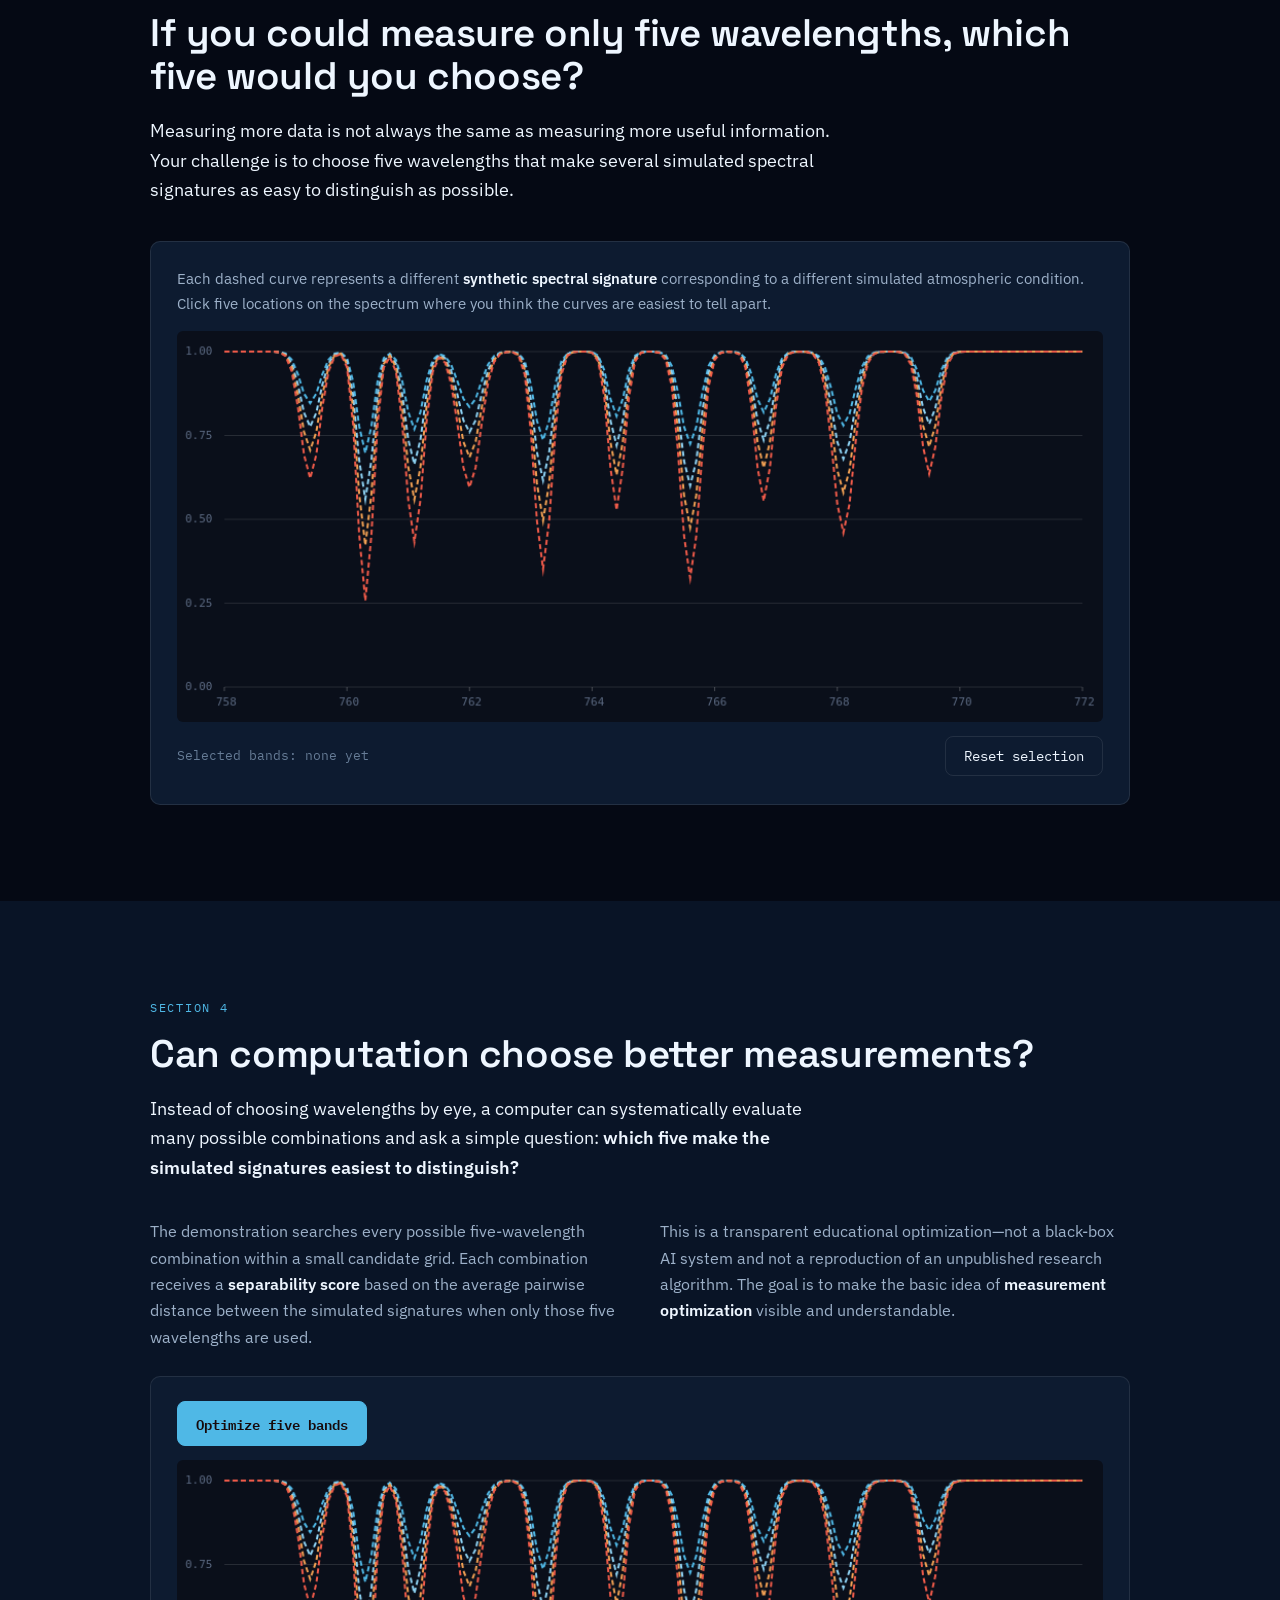
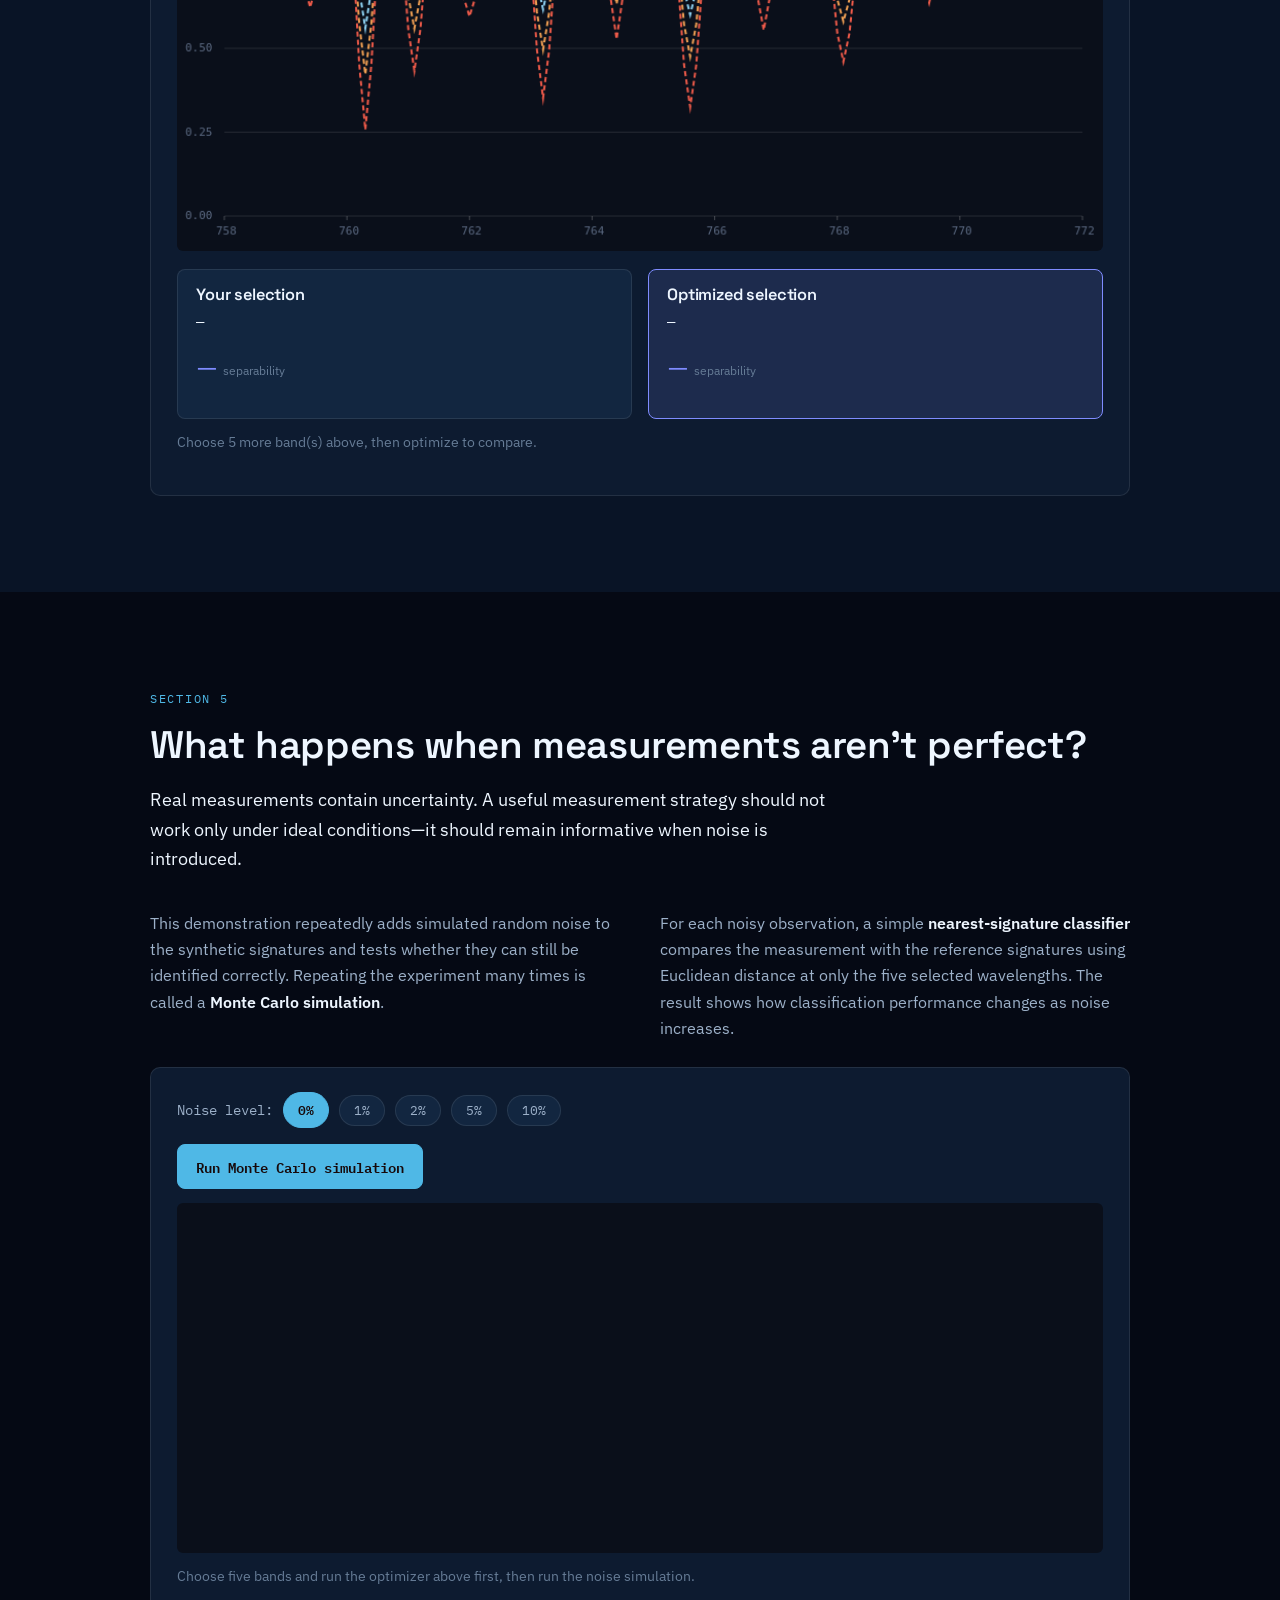
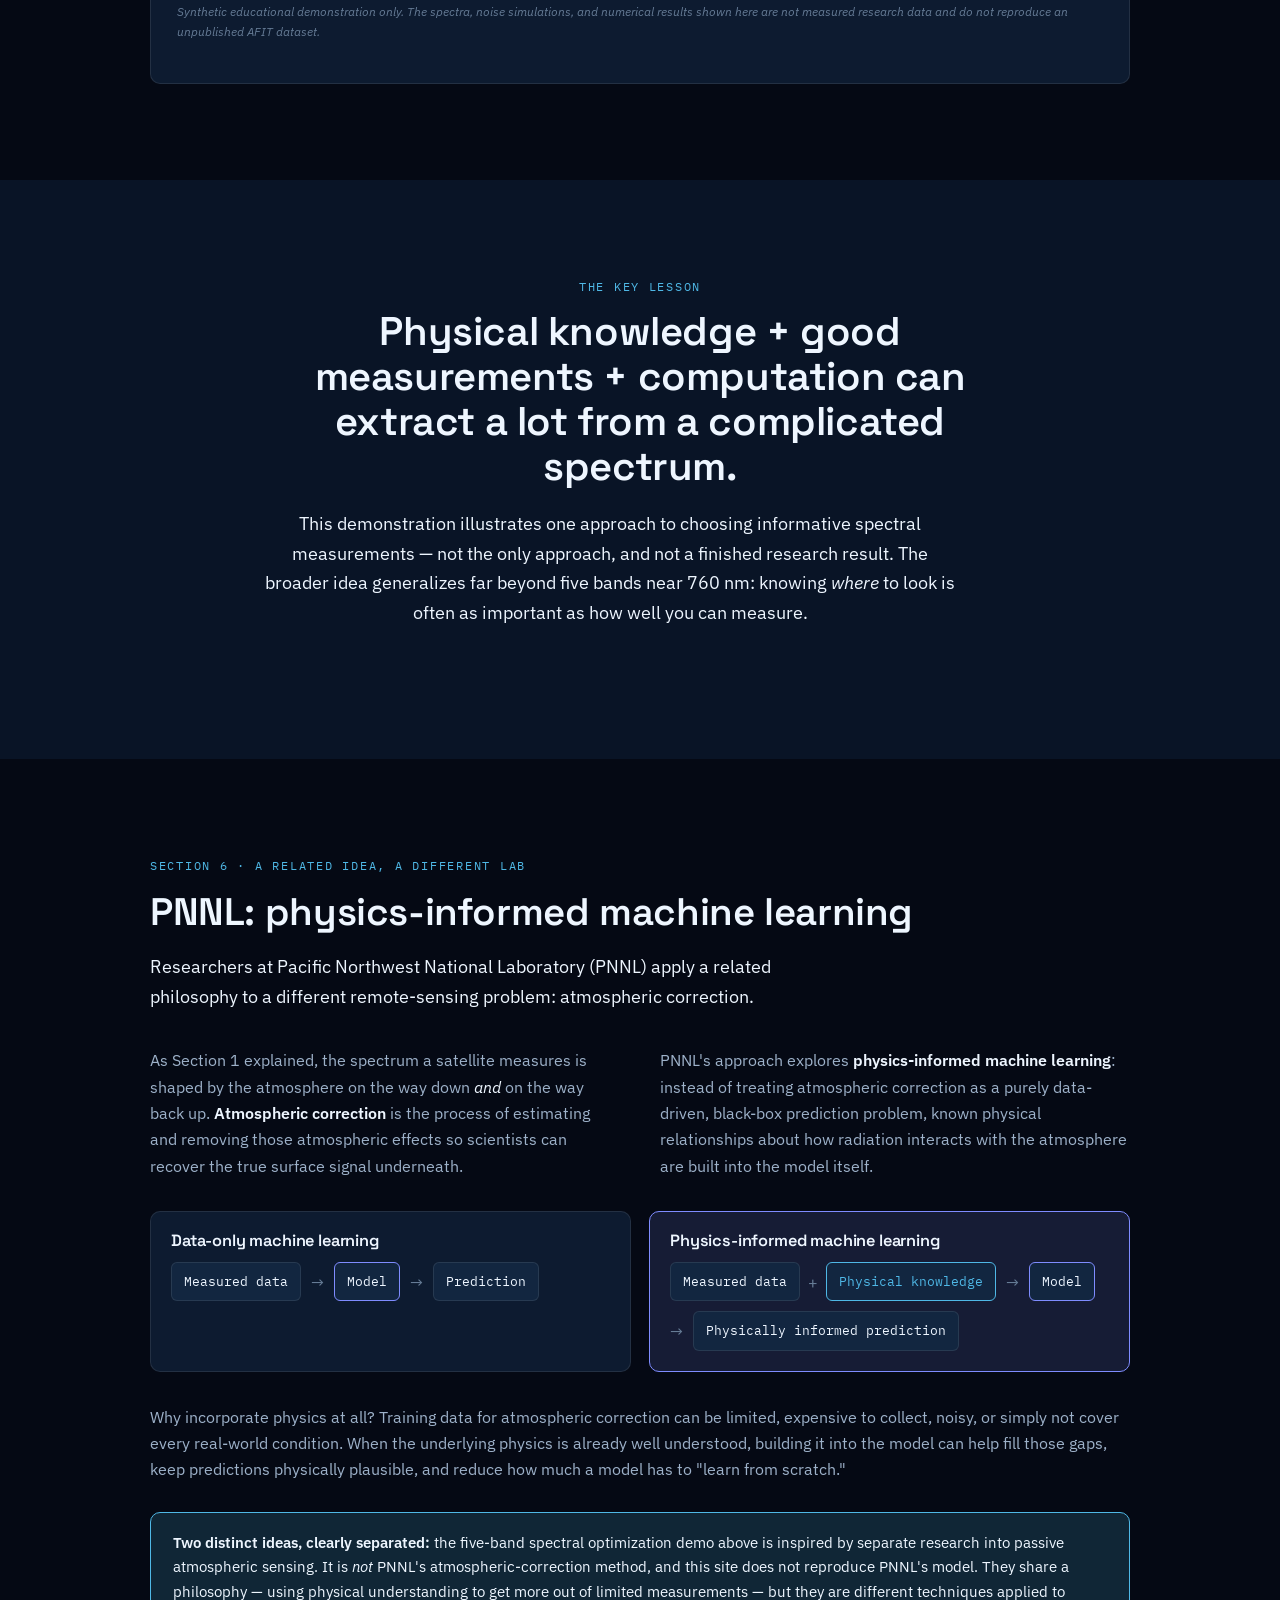
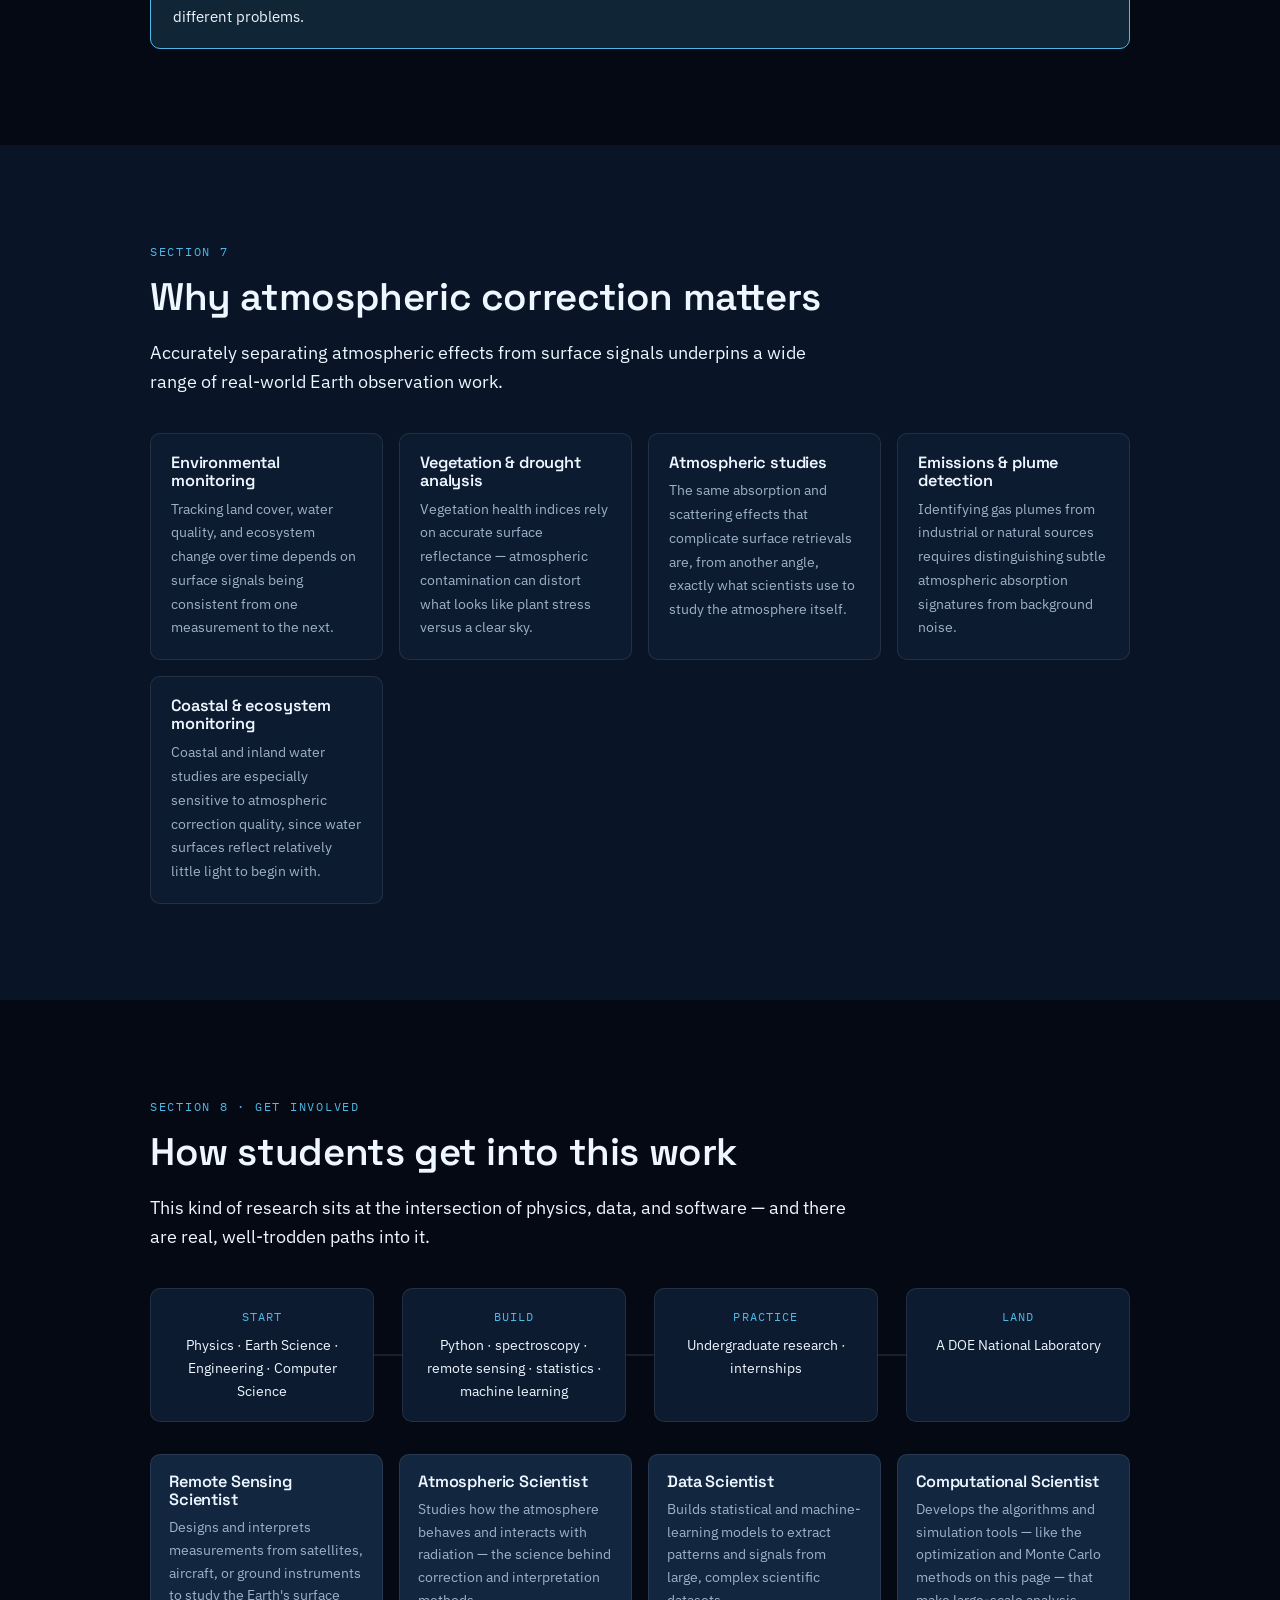
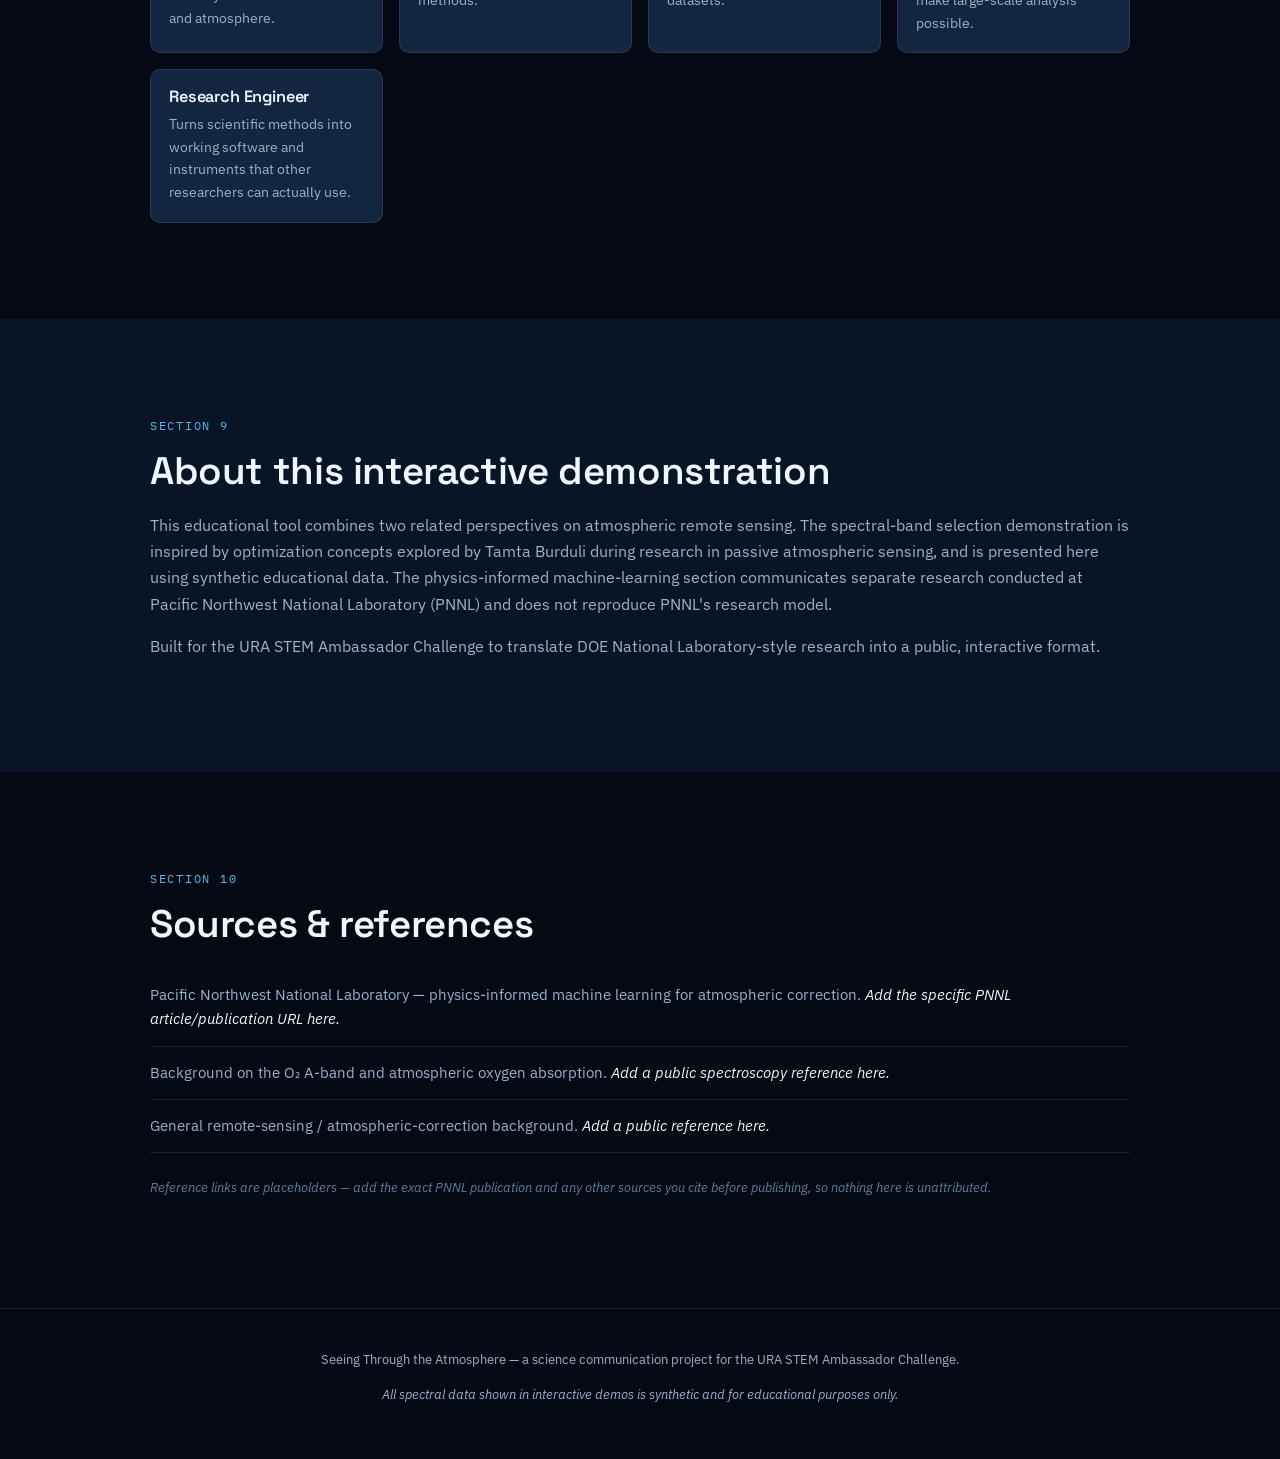
<file: docs/index_v2_diagram.html>
<!DOCTYPE html>
<html lang="en">

<head>
  <meta charset="UTF-8">

  <meta
    name="viewport"
    content="width=device-width, initial-scale=1.0"
  >

  <title>Seeing Through the Atmosphere</title>

  <meta
    name="description"
    content="Explore how the atmosphere reshapes light and how physics, spectral measurements, and computation help us recover information from remote-sensing data."
  >

  <link
    rel="preconnect"
    href="https://fonts.googleapis.com"
  >

  <link
    rel="preconnect"
    href="https://fonts.gstatic.com"
    crossorigin
  >

  <link
    href="https://fonts.googleapis.com/css2?family=Space+Grotesk:wght@400;500;600;700&family=IBM+Plex+Sans:wght@400;500;600&family=IBM+Plex+Mono:wght@400;500&display=swap"
    rel="stylesheet"
  >

  <link
    rel="stylesheet"
    href="styles.css"
  >
</head>


<body>


<!-- =========================================================
     NAVIGATION
========================================================= -->

<nav
  class="site-nav"
  id="siteNav"
>

  <a
    href="#hero"
    class="nav-brand"
  >
    STA
  </a>

  <button
    class="nav-toggle"
    id="navToggle"
    aria-label="Toggle navigation"
    aria-expanded="false"
  >
    <span></span>
    <span></span>
    <span></span>
  </button>

  <div
    class="nav-links"
    id="navLinks"
  >

    <a href="#atmosphere">
      Atmosphere
    </a>

    <a href="#wavelengths">
      Wavelengths
    </a>

    <a href="#choose">
      Try It
    </a>

    <a href="#optimize">
      Optimize
    </a>

    <a href="#noise">
      Noise
    </a>

    <a href="#pnnl">
      PNNL
    </a>

    <a href="#careers">
      Careers
    </a>

    <a href="#about">
      About
    </a>

  </div>

</nav>



<!-- =========================================================
     HERO
========================================================= -->

<header
  class="hero"
  id="hero"
>

  <div
    class="hero-atmosphere"
    aria-hidden="true"
  >

    <div class="hero-band band-1"></div>
    <div class="hero-band band-2"></div>
    <div class="hero-band band-3"></div>
    <div class="hero-glow"></div>

  </div>


  <div class="hero-content">

    <p class="eyebrow">
      A public science communication project
    </p>

    <h1>
      Seeing Through<br>
      the Atmosphere
    </h1>

    <p class="hero-subtitle">
      How the atmosphere reshapes light—and how physics,
      spectral measurements, and computation help us recover
      the information hidden inside.
    </p>

    <p class="hero-question">
      What can light tell us about what happened to it
      before it reached a sensor?
    </p>

    <a
      href="#atmosphere"
      class="scroll-cue"
      aria-label="Scroll to the atmosphere section"
    >

      <span>
        Trace the signal.
      </span>

      <svg
        width="20"
        height="20"
        viewBox="0 0 20 20"
        fill="none"
      >
        <path
          d="M4 7L10 13L16 7"
          stroke="currentColor"
          stroke-width="2"
          stroke-linecap="round"
          stroke-linejoin="round"
        />
      </svg>

    </a>

  </div>

</header>



<main>



<!-- =========================================================
     SECTION 1 — WHAT HAPPENS TO LIGHT?
========================================================= -->

<section
  class="section"
  id="atmosphere"
>

  <div class="section-inner">

    <p class="eyebrow">
      Section 1
    </p>

    <h2>
      What happens to light in the atmosphere?
    </h2>

    <p class="lede">
      A remote-sensing instrument does not observe Earth's
      surface in isolation. Before light reaches a sensor,
      it has interacted with the atmosphere and those
      interactions change what the instrument measures.
    </p>

    <!-- Visual Sun–Earth–Atmosphere remote-sensing diagram -->
    <div
      class="remote-sensing-diagram rs-v2"
      role="img"
      aria-label="Sunlight travels from the Sun through Earth's atmosphere to the surface, reflects upward through the atmosphere, and reaches a remote sensor."
    >
      <div class="rs-v2-sun-wrap">
        <div class="rs-v2-sun"></div>
        <div class="rs-v2-label rs-v2-label-object">Sun</div>
      </div>

      <div class="rs-v2-earth-wrap">
        <div class="rs-v2-atmosphere atmosphere-outer"></div>
        <div class="rs-v2-atmosphere atmosphere-mid"></div>
        <div class="rs-v2-atmosphere atmosphere-inner"></div>

        <div class="rs-v2-earth">
          <span class="continent c1"></span>
          <span class="continent c2"></span>
          <span class="continent c3"></span>
        </div>

        <div class="rs-v2-atmosphere-title">ATMOSPHERE</div>
      </div>

      <div class="rs-v2-satellite-wrap">
        <div class="rs-v2-satellite">
          <div class="rs-v2-panel panel-left"></div>
          <div class="rs-v2-sat-body">
            <div class="rs-v2-sat-cap"></div>
            <div class="rs-v2-sat-sensor"></div>
          </div>
          <div class="rs-v2-panel panel-right"></div>
        </div>
        <div class="rs-v2-sensor-copy">
          <div class="rs-v2-label rs-v2-label-object">Remote sensor</div>
          <div class="rs-v2-label rs-v2-label-sub">measures the reflected signal</div>
        </div>
      </div>

      <div class="rs-v2-incoming-beam"></div>
      <div class="rs-v2-incoming-arrow"></div>
      <div class="rs-v2-incoming-label">Incoming solar<br>radiation</div>

      <div class="rs-v2-absorb-card">
        <span>Absorption</span>
        <strong>+ scattering</strong>
      </div>
      <div class="rs-v2-particles" aria-hidden="true"></div>

      <div class="rs-v2-reflected-beam"></div>
      <div class="rs-v2-reflected-arrow"></div>
      <div class="rs-v2-reflected-label">Reflected radiation</div>

      <div class="rs-v2-surface-guide"></div>
      <div class="rs-v2-surface-card">
        <div class="rs-v2-surface-icon">
          <span class="wave w1"></span>
          <span class="wave w2"></span>
          <span class="wave w3"></span>
          <span class="up-arrow">↑</span>
        </div>
        <div>Surface<br>reflection</div>
      </div>

      <div class="rs-v2-bottom-message">
        Measured spectrum contains information from both the surface and the atmosphere.
      </div>
    </div>

<div class="text-columns">


      <p>
        In reflected-solar remote sensing, sunlight first
        travels downward through Earth's atmosphere. Along
        the way, gases and particles can
        <strong>absorb</strong>
        light at particular wavelengths or
        <strong>scatter</strong>
        it in different directions.

        The remaining light reaches Earth's surface, where
        some wavelengths are absorbed and others are
        reflected. That reflected light then travels upward
        through the atmosphere before reaching a satellite
        or airborne sensor.
      </p>


      <p>
        The spectrum measured by the sensor therefore
        contains information about both the
        <strong>surface</strong>
        and the
        <strong>atmosphere</strong>
        between the surface and the instrument.

        <br><br>

        <strong>
          The atmosphere doesn't just block light—it leaves
          information in it.
        </strong>
      </p>


    </div>



    <details class="tech-note">

      <summary>
        Technical note: absorption vs. scattering
      </summary>

      <p>
        <strong>Absorption</strong>
        occurs when atmospheric molecules interact with
        radiation at characteristic wavelengths. Gases such
        as O₂, H₂O, and CO₂ therefore produce recognizable
        features in measured spectra.
      </p>

      <p>
        <strong>Scattering</strong>
        changes the direction in which radiation travels.
        Its strength and wavelength dependence depend on the
        molecules or particles involved, so scattering can
        also alter the signal measured by a remote sensor.
      </p>

    </details>


  </div>

</section>



<!-- =========================================================
     SECTION 2 — WHY WAVELENGTHS MATTER
========================================================= -->

<section
  class="section section-alt"
  id="wavelengths"
>

  <div class="section-inner">

    <p class="eyebrow">
      Section 2
    </p>

    <h2>
      Why do wavelengths matter?
    </h2>

    <p class="lede">
      The atmosphere does not affect every wavelength in the
      same way. Some spectral regions change strongly while
      others remain relatively stable—and those differences
      can carry useful physical information.
    </p>


    <p>
      Molecules absorb radiation at characteristic
      wavelengths, producing patterns of spectral features
      that act like physical fingerprints.

      One especially important region lies near
      <strong>760 nanometers</strong>,
      where molecular oxygen (O₂) produces a dense collection
      of absorption lines known as the
      <strong>O₂ A-band</strong>.

      Because molecular oxygen is well mixed in Earth's
      atmosphere, measurements within this spectral region
      can contain information about atmospheric optical path
      length and other properties of the light's journey
      through the atmosphere.
    </p>


    <div class="spectrum-panel">


      <div class="spectrum-header">

        <h3>
          Synthetic O₂ A-band spectrum
        </h3>

        <span class="synthetic-tag">
          Synthetic / educational data
        </span>

      </div>


      <p class="spectrum-caption">
        Hover to inspect the spectrum. This curve is a
        simplified educational representation of oxygen
        absorption—not measured or published research data.
      </p>


      <div class="canvas-wrap">

        <canvas
          id="baseSpectrumCanvas"
          width="900"
          height="380"
          role="img"
          aria-label="Synthetic relative transmission spectrum illustrating oxygen absorption features near the O2 A-band."
        >
        </canvas>

        <div
          class="canvas-tooltip"
          id="baseTooltip"
          hidden
        >
        </div>

      </div>


      <div class="spectrum-legend">

        <span>
          <i class="swatch swatch-signal"></i>
          Relative transmission
        </span>

      </div>


    </div>


  </div>

</section>



<!-- =========================================================
     SECTION 3 — CHOOSE FIVE WAVELENGTHS
========================================================= -->

<section
  class="section"
  id="choose"
>

  <div class="section-inner">

    <p class="eyebrow">
      Section 3 · Try it yourself
    </p>

    <h2>
      If you could measure only five wavelengths,
      which five would you choose?
    </h2>

    <p class="lede">
      Measuring more data is not always the same as measuring
      more useful information. Your challenge is to choose
      five wavelengths that make several simulated spectral
      signatures as easy to distinguish as possible.
    </p>



    <div class="activity-panel">


      <p class="activity-instructions">
        Each dashed curve represents a different
        <strong>synthetic spectral signature</strong>
        corresponding to a different simulated atmospheric
        condition.

        Click five locations on the spectrum where you think
        the curves are easiest to tell apart.
      </p>


      <div class="canvas-wrap">

        <canvas
          id="chooseCanvas"
          width="900"
          height="380"
          role="img"
          aria-label="Interactive synthetic spectral plot for selecting five wavelength bands."
        >
        </canvas>

        <div
          class="canvas-tooltip"
          id="chooseTooltip"
          hidden
        >
        </div>

      </div>



      <div class="activity-controls">


        <div
          class="selected-bands"
          id="selectedBandsList"
          aria-live="polite"
        >

          <span class="placeholder">
            Selected bands: none yet
          </span>

        </div>


        <div class="button-row">

          <button
            class="btn btn-secondary"
            id="resetChoose"
          >
            Reset selection
          </button>

        </div>


      </div>



      <div
        class="score-readout"
        id="chooseScoreReadout"
        hidden
      >

        <span class="score-label">
          Separability score
        </span>

        <span
          class="score-value"
          id="chooseScoreValue"
        >
          —
        </span>

        <p class="score-explain">
          This score estimates how far apart the synthetic
          signatures are, on average, when the comparison is
          restricted to your five selected wavelengths.
          Higher values indicate greater separation in this
          educational model.
        </p>

      </div>


    </div>


  </div>

</section>



<!-- =========================================================
     SECTION 4 — OPTIMIZATION
========================================================= -->

<section
  class="section section-alt"
  id="optimize"
>

  <div class="section-inner">

    <p class="eyebrow">
      Section 4
    </p>

    <h2>
      Can computation choose better measurements?
    </h2>

    <p class="lede">
      Instead of choosing wavelengths by eye, a computer can
      systematically evaluate many possible combinations and
      ask a simple question:
      <strong>
        which five make the simulated signatures easiest to
        distinguish?
      </strong>
    </p>



    <div class="text-columns">


      <p>
        The demonstration searches every possible
        five-wavelength combination within a small candidate
        grid.

        Each combination receives a
        <strong>separability score</strong>
        based on the average pairwise distance between the
        simulated signatures when only those five
        wavelengths are used.
      </p>


      <p>
        This is a transparent educational optimization—not
        a black-box AI system and not a reproduction of an
        unpublished research algorithm.

        The goal is to make the basic idea of
        <strong>measurement optimization</strong>
        visible and understandable.
      </p>


    </div>



    <div class="activity-panel">


      <button
        class="btn btn-primary"
        id="optimizeBtn"
      >
        Optimize five bands
      </button>


      <div class="canvas-wrap">

        <canvas
          id="optimizeCanvas"
          width="900"
          height="380"
          role="img"
          aria-label="Synthetic spectral plot comparing user-selected wavelength bands with computer-optimized bands."
        >
        </canvas>

      </div>



      <div
        class="compare-grid"
        id="compareGrid"
        hidden
      >


        <div class="compare-card">

          <h4>
            Your selection
          </h4>

          <p
            class="compare-bands"
            id="compareUserBands"
          >
            —
          </p>

          <p class="compare-score">

            <span id="compareUserScore">
              —
            </span>

            <small>
              separability
            </small>

          </p>

        </div>



        <div class="compare-card compare-card-highlight">

          <h4>
            Optimized selection
          </h4>

          <p
            class="compare-bands"
            id="compareOptBands"
          >
            —
          </p>

          <p class="compare-score">

            <span id="compareOptScore">
              —
            </span>

            <small>
              separability
            </small>

          </p>

        </div>


      </div>



      <p
        class="hint"
        id="optimizeHint"
      >
        Choose five bands in the section above first, then
        run the optimizer to compare your choices.
      </p>


    </div>


  </div>

</section>



<!-- =========================================================
     SECTION 5 — NOISE AND ROBUSTNESS
========================================================= -->

<section
  class="section"
  id="noise"
>

  <div class="section-inner">

    <p class="eyebrow">
      Section 5
    </p>

    <h2>
      What happens when measurements aren't perfect?
    </h2>

    <p class="lede">
      Real measurements contain uncertainty. A useful
      measurement strategy should not work only under ideal
      conditions—it should remain informative when noise is
      introduced.
    </p>



    <div class="text-columns">

      <p>
        This demonstration repeatedly adds simulated random
        noise to the synthetic signatures and tests whether
        they can still be identified correctly.

        Repeating the experiment many times is called a
        <strong>Monte Carlo simulation</strong>.
      </p>


      <p>
        For each noisy observation, a simple
        <strong>nearest-signature classifier</strong>
        compares the measurement with the reference
        signatures using Euclidean distance at only the five
        selected wavelengths.

        The result shows how classification performance
        changes as noise increases.
      </p>

    </div>



    <div class="activity-panel">


      <div
        class="noise-controls"
        role="group"
        aria-label="Select noise level"
      >

        <span class="noise-label">
          Noise level:
        </span>

        <button
          class="noise-btn active"
          data-noise="0"
        >
          0%
        </button>

        <button
          class="noise-btn"
          data-noise="1"
        >
          1%
        </button>

        <button
          class="noise-btn"
          data-noise="2"
        >
          2%
        </button>

        <button
          class="noise-btn"
          data-noise="5"
        >
          5%
        </button>

        <button
          class="noise-btn"
          data-noise="10"
        >
          10%
        </button>

      </div>



      <button
        class="btn btn-primary"
        id="runNoiseBtn"
      >
        Run Monte Carlo simulation
      </button>



      <div class="canvas-wrap">

        <canvas
          id="noiseCanvas"
          width="900"
          height="340"
          role="img"
          aria-label="Chart comparing classification accuracy for user-selected and optimized wavelength bands as simulated noise increases."
        >
        </canvas>

      </div>



      <p
        class="hint"
        id="noiseHint"
      >
        Choose five bands and run the optimizer above first,
        then run the noise simulation.
      </p>


      <p class="disclaimer-inline">
        Synthetic educational demonstration only. The
        spectra, noise simulations, and numerical results
        shown here are not measured research data and do not
        reproduce an unpublished AFIT dataset.
      </p>


    </div>


  </div>

</section>

<!-- ============ SECTION 7 — KEY LESSON ============ -->
<section class="section section-alt section-lesson" id="lesson">
  <div class="section-inner">
    <p class="eyebrow">The key lesson</p>
    <h2>Physical knowledge + good measurements + computation can extract a lot from a complicated spectrum.</h2>
    <p class="lede">This demonstration illustrates one approach to choosing informative spectral measurements — not the only approach, and not a finished research result. The broader idea generalizes far beyond five bands near 760 nm: knowing <em>where</em> to look is often as important as how well you can measure.</p>
  </div>
</section>

<!-- ============ SECTION 8 — PNNL PHYSICS-INFORMED ML ============ -->
<section class="section" id="pnnl">
  <div class="section-inner">
    <p class="eyebrow">Section 6 · A related idea, a different lab</p>
    <h2>PNNL: physics-informed machine learning</h2>
    <p class="lede">Researchers at Pacific Northwest National Laboratory (PNNL) apply a related philosophy to a different remote-sensing problem: atmospheric correction.</p>

    <div class="text-columns">
      <p>As Section 1 explained, the spectrum a satellite measures is shaped by the atmosphere on the way down <em>and</em> on the way back up. <strong>Atmospheric correction</strong> is the process of estimating and removing those atmospheric effects so scientists can recover the true surface signal underneath.</p>
      <p>PNNL's approach explores <strong>physics-informed machine learning</strong>: instead of treating atmospheric correction as a purely data-driven, black-box prediction problem, known physical relationships about how radiation interacts with the atmosphere are built into the model itself.</p>
    </div>

    <div class="ml-compare">
      <div class="ml-diagram">
        <h4>Data-only machine learning</h4>
        <div class="ml-flow">
          <span class="ml-box">Measured data</span>
          <span class="ml-arrow">→</span>
          <span class="ml-box ml-box-model">Model</span>
          <span class="ml-arrow">→</span>
          <span class="ml-box">Prediction</span>
        </div>
      </div>
      <div class="ml-diagram ml-diagram-highlight">
        <h4>Physics-informed machine learning</h4>
        <div class="ml-flow">
          <span class="ml-box-group">
            <span class="ml-box">Measured data</span>
            <span class="ml-plus">+</span>
            <span class="ml-box ml-box-physics">Physical knowledge</span>
          </span>
          <span class="ml-arrow">→</span>
          <span class="ml-box ml-box-model">Model</span>
          <span class="ml-arrow">→</span>
          <span class="ml-box">Physically informed prediction</span>
        </div>
      </div>
    </div>

    <p>Why incorporate physics at all? Training data for atmospheric correction can be limited, expensive to collect, noisy, or simply not cover every real-world condition. When the underlying physics is already well understood, building it into the model can help fill those gaps, keep predictions physically plausible, and reduce how much a model has to "learn from scratch."</p>

    <div class="callout callout-boundary">
      <p><strong>Two distinct ideas, clearly separated:</strong> the five-band spectral optimization demo above is inspired by separate research into passive atmospheric sensing. It is <em>not</em> PNNL's atmospheric-correction method, and this site does not reproduce PNNL's model. They share a philosophy — using physical understanding to get more out of limited measurements — but they are different techniques applied to different problems.</p>
    </div>
  </div>
</section>

<!-- ============ SECTION 9 — WHY IT MATTERS ============ -->
<section class="section section-alt" id="impact">
  <div class="section-inner">
    <p class="eyebrow">Section 7</p>
    <h2>Why atmospheric correction matters</h2>
    <p class="lede">Accurately separating atmospheric effects from surface signals underpins a wide range of real-world Earth observation work.</p>

    <div class="impact-grid">
      <div class="impact-card">
        <h4>Environmental monitoring</h4>
        <p>Tracking land cover, water quality, and ecosystem change over time depends on surface signals being consistent from one measurement to the next.</p>
      </div>
      <div class="impact-card">
        <h4>Vegetation &amp; drought analysis</h4>
        <p>Vegetation health indices rely on accurate surface reflectance — atmospheric contamination can distort what looks like plant stress versus a clear sky.</p>
      </div>
      <div class="impact-card">
        <h4>Atmospheric studies</h4>
        <p>The same absorption and scattering effects that complicate surface retrievals are, from another angle, exactly what scientists use to study the atmosphere itself.</p>
      </div>
      <div class="impact-card">
        <h4>Emissions &amp; plume detection</h4>
        <p>Identifying gas plumes from industrial or natural sources requires distinguishing subtle atmospheric absorption signatures from background noise.</p>
      </div>
      <div class="impact-card">
        <h4>Coastal &amp; ecosystem monitoring</h4>
        <p>Coastal and inland water studies are especially sensitive to atmospheric correction quality, since water surfaces reflect relatively little light to begin with.</p>
      </div>
    </div>
  </div>
</section>

<!-- ============ SECTION 10 — CAREERS ============ -->
<section class="section" id="careers">
  <div class="section-inner">
    <p class="eyebrow">Section 8 · Get involved</p>
    <h2>How students get into this work</h2>
    <p class="lede">This kind of research sits at the intersection of physics, data, and software — and there are real, well-trodden paths into it.</p>

    <div class="pathway">
      <div class="pathway-step">
        <span class="pathway-index">Start</span>
        <p>Physics · Earth Science · Engineering · Computer Science</p>
      </div>
      <div class="pathway-connector"></div>
      <div class="pathway-step">
        <span class="pathway-index">Build</span>
        <p>Python · spectroscopy · remote sensing · statistics · machine learning</p>
      </div>
      <div class="pathway-connector"></div>
      <div class="pathway-step">
        <span class="pathway-index">Practice</span>
        <p>Undergraduate research · internships</p>
      </div>
      <div class="pathway-connector"></div>
      <div class="pathway-step">
        <span class="pathway-index">Land</span>
        <p>A DOE National Laboratory</p>
      </div>
    </div>

    <div class="role-grid">
      <div class="role-card">
        <h4>Remote Sensing Scientist</h4>
        <p>Designs and interprets measurements from satellites, aircraft, or ground instruments to study the Earth's surface and atmosphere.</p>
      </div>
      <div class="role-card">
        <h4>Atmospheric Scientist</h4>
        <p>Studies how the atmosphere behaves and interacts with radiation — the science behind correction and interpretation methods.</p>
      </div>
      <div class="role-card">
        <h4>Data Scientist</h4>
        <p>Builds statistical and machine-learning models to extract patterns and signals from large, complex scientific datasets.</p>
      </div>
      <div class="role-card">
        <h4>Computational Scientist</h4>
        <p>Develops the algorithms and simulation tools — like the optimization and Monte Carlo methods on this page — that make large-scale analysis possible.</p>
      </div>
      <div class="role-card">
        <h4>Research Engineer</h4>
        <p>Turns scientific methods into working software and instruments that other researchers can actually use.</p>
      </div>
    </div>
  </div>
</section>

<!-- ============ SECTION 11 — ABOUT ============ -->
<section class="section section-alt" id="about">
  <div class="section-inner">
    <p class="eyebrow">Section 9</p>
    <h2>About this interactive demonstration</h2>
    <p>This educational tool combines two related perspectives on atmospheric remote sensing. The spectral-band selection demonstration is inspired by optimization concepts explored by Tamta Burduli during research in passive atmospheric sensing, and is presented here using synthetic educational data. The physics-informed machine-learning section communicates separate research conducted at Pacific Northwest National Laboratory (PNNL) and does not reproduce PNNL's research model.</p>
    <p>Built for the URA STEM Ambassador Challenge to translate DOE National Laboratory-style research into a public, interactive format.</p>
  </div>
</section>

<!-- ============ SECTION 12 — REFERENCES ============ -->
<section class="section" id="references">
  <div class="section-inner">
    <p class="eyebrow">Section 10</p>
    <h2>Sources &amp; references</h2>
    <ul class="ref-list" id="refList">
      <li>Pacific Northwest National Laboratory — physics-informed machine learning for atmospheric correction. <em>Add the specific PNNL article/publication URL here.</em></li>
      <li>Background on the O₂ A-band and atmospheric oxygen absorption. <em>Add a public spectroscopy reference here.</em></li>
      <li>General remote-sensing / atmospheric-correction background. <em>Add a public reference here.</em></li>
    </ul>
    <p class="ref-note">Reference links are placeholders — add the exact PNNL publication and any other sources you cite before publishing, so nothing here is unattributed.</p>
  </div>
</section>

</main>

<footer class="site-footer">
  <p>Seeing Through the Atmosphere — a science communication project for the URA STEM Ambassador Challenge.</p>
  <p class="footer-disclaimer">All spectral data shown in interactive demos is synthetic and for educational purposes only.</p>
</footer>

<script src="script.js"></script>
</body>
</html>
</file>
<file: docs/styles.css>
/* =========================================================
   Seeing Through the Atmosphere — Stylesheet
   Design tokens:
     Background:   #070b12 (deep space) / #0c1220 (alt panel)
     Surface:      #10192c
     Text:         #eef2f8 / dim #93a1b8
     Accent A:     #ef5b4a  — spectral red, ~760nm O2 A-band motif
     Accent B:     #4fb8e6  — atmosphere blue
     Line:         rgba(255,255,255,0.08)
     Display type: 'Space Grotesk'
     Body type:    'IBM Plex Sans'
     Data/mono:    'IBM Plex Mono'
   ========================================================= */

:root {
  --bg: #050914;
  --bg-alt: #091426;
  --surface: #0d1b30;
  --surface-2: #122640;

  --line: rgba(255,255,255,0.09);

  --text: #eef6ff;
  --text-dim: #9db1c9;
  --text-faint: #667c96;

  --accent: #4fb8e6;
  --accent-soft: rgba(79,184,230,0.16);

  --accent2: #7f8cff;
  --accent2-soft: rgba(127,140,255,0.14);

  --radius: 10px;
  --max: 980px;

  --font-display: 'Space Grotesk', sans-serif;
  --font-body: 'IBM Plex Sans', sans-serif;
  --font-mono: 'IBM Plex Mono', monospace;
}

* {
  box-sizing: border-box;
}

html {
  scroll-behavior: smooth;
}

@media (prefers-reduced-motion: reduce) {
  html {
    scroll-behavior: auto;
  }

  *,
  *::before,
  *::after {
    animation-duration: 0.01ms !important;
    animation-iteration-count: 1 !important;
    transition-duration: 0.01ms !important;
  }
}

body {
  margin: 0;
  background: var(--bg);
  color: var(--text);
  font-family: var(--font-body);
  line-height: 1.65;
  -webkit-font-smoothing: antialiased;
}

h1,
h2,
h3,
h4 {
  font-family: var(--font-display);
  font-weight: 600;
  line-height: 1.12;
  margin: 0 0 0.5em;
  letter-spacing: -0.01em;
}

h2 {
  font-size: clamp(1.6rem, 3.2vw, 2.4rem);
}

h3 {
  font-size: 1.2rem;
}

h4 {
  font-size: 1.02rem;
  margin-bottom: 0.4em;
}

p {
  margin: 0 0 1em;
  color: var(--text-dim);
}

strong {
  color: var(--text);
  font-weight: 600;
}

em {
  color: var(--text);
  font-style: italic;
}

a {
  color: var(--accent2);
}

::selection {
  background: var(--accent-soft);
  color: var(--text);
}


/* ---------- Nav ---------- */

.site-nav {
  position: sticky;
  top: 0;
  z-index: 100;
  display: flex;
  align-items: center;
  justify-content: space-between;
  padding: 14px 28px;
  background: rgba(7,11,18,0.82);
  backdrop-filter: blur(10px);
  border-bottom: 1px solid var(--line);
}

.nav-brand {
  font-family: var(--font-mono);
  font-size: 0.85rem;
  letter-spacing: 0.12em;
  color: var(--accent);
  text-decoration: none;
  border: 1px solid var(--accent);
  padding: 4px 9px;
  border-radius: 6px;
}

.nav-links {
  display: flex;
  gap: 22px;
}

.nav-links a {
  color: var(--text-dim);
  text-decoration: none;
  font-size: 0.88rem;
  font-family: var(--font-mono);
  transition: color 0.15s;
}

.nav-links a:hover,
.nav-links a:focus-visible {
  color: var(--text);
}

.nav-toggle {
  display: none;
  flex-direction: column;
  gap: 4px;
  background: none;
  border: none;
  cursor: pointer;
  padding: 6px;
}

.nav-toggle span {
  width: 20px;
  height: 2px;
  background: var(--text);
  display: block;
}


/* ---------- Hero ---------- */

.hero {
  position: relative;
  min-height: 92vh;
  display: flex;
  align-items: center;
  overflow: hidden;
  padding: 40px 28px;
}

.hero-atmosphere {
  position: absolute;
  inset: 0;
  z-index: 0;
}

.hero-band {
  position: absolute;
  left: -10%;
  right: -10%;
  height: 45%;
  filter: blur(60px);
  opacity: 0.5;
}

.band-1 {
  top: -10%;
  background: radial-gradient(
    ellipse at 30% 30%,
    var(--accent2-soft),
    transparent 70%
  );
}

.band-2 {
  top: 30%;
  background: radial-gradient(
    ellipse at 70% 50%,
    rgba(79,184,230,0.18),
    transparent 70%
  );
  animation: drift 9s ease-in-out infinite;
}

.band-3 {
  bottom: -15%;
  background: radial-gradient(
    ellipse at 40% 70%,
    rgba(79,184,230,0.08),
    transparent 70%
  );
}

.hero-glow {
  position: absolute;
  top: 50%;
  left: 50%;
  width: 60vw;
  height: 60vw;
  transform: translate(-50%, -50%);
  background: radial-gradient(
    circle,
    rgba(79,184,230,0.10),
    transparent 65%
  );
  animation: glowPulse 6s ease-in-out infinite;
}

@keyframes drift {
  0%,
  100% {
    transform: translate3d(0, 0, 0) scale(1);
    opacity: 0.42;
  }

  50% {
    transform: translate3d(-3%, 2%, 0) scale(1.06);
    opacity: 0.62;
  }
}

@keyframes glowPulse {
  0%,
  100% {
    opacity: 0.55;
    transform: translate(-50%, -50%) scale(1);
  }

  50% {
    opacity: 0.9;
    transform: translate(-50%, -50%) scale(1.08);
  }
}

.hero-content {
  position: relative;
  z-index: 1;
  max-width: 760px;
  margin: 0 auto;
  text-align: left;
}

.eyebrow {
  font-family: var(--font-mono);
  font-size: 0.78rem;
  letter-spacing: 0.14em;
  text-transform: uppercase;
  color: var(--accent);
  margin-bottom: 14px;
}

.hero h1 {
  font-size: clamp(2.6rem, 7vw, 4.6rem);
  margin-bottom: 0.3em;
}

.hero-subtitle {
  font-size: clamp(1.05rem, 2vw, 1.3rem);
  color: var(--text-dim);
  max-width: 560px;
  margin-bottom: 1.6em;
}

.hero-question {
  font-family: var(--font-display);
  font-size: clamp(1.2rem, 2.4vw, 1.6rem);
  color: var(--text);
  border-left: 3px solid var(--accent);
  padding-left: 18px;
  margin-bottom: 2.2em;
}

.scroll-cue {
  display: inline-flex;
  align-items: center;
  gap: 8px;
  color: var(--text-dim);
  text-decoration: none;
  font-family: var(--font-mono);
  font-size: 0.85rem;
}

.scroll-cue svg {
  animation: bob 1.8s ease-in-out infinite;
}

@keyframes bob {
  0%,
  100% {
    transform: translateY(0);
  }

  50% {
    transform: translateY(4px);
  }
}


/* ---------- Sections ---------- */

.section {
  padding: 96px 28px;
}

.section-alt {
  background: var(--bg-alt);
}

.section-inner {
  max-width: var(--max);
  margin: 0 auto;
}

.lede {
  font-size: 1.12rem;
  color: var(--text);
  max-width: 700px;
  margin-bottom: 2em;
}

.text-columns {
  display: grid;
  grid-template-columns: 1fr 1fr;
  gap: 40px;
  margin: 1.6em 0;
}

.text-columns p {
  margin: 0;
}

.section-lesson {
  text-align: center;
}

.section-lesson .section-inner {
  max-width: 760px;
}

.section-lesson h2 {
  font-size: clamp(1.7rem, 3.6vw, 2.5rem);
}

.section-lesson .eyebrow {
  text-align: center;
}


/* ---------- Light path diagram ---------- */

.light-path {
  display: flex;
  align-items: center;
  flex-wrap: wrap;
  gap: 6px;
  justify-content: center;
  padding: 56px 20px 36px;
  margin: 2em 0;
  background: var(--surface);
  border: 1px solid var(--line);
  border-radius: var(--radius);
}

.path-node {
  display: flex;
  flex-direction: column;
  align-items: center;
  gap: 6px;
  text-align: center;
  min-width: 96px;
}

.path-node span {
  font-family: var(--font-mono);
  font-size: 0.82rem;
  color: var(--text);
}

.path-node small {
  color: var(--text-faint);
  font-size: 0.72rem;
}

.path-icon {
  width: 40px;
  height: 40px;
  border-radius: 50%;
}

.sun-icon {
  background: radial-gradient(circle, #ffd27a, var(--accent));
  box-shadow: 0 0 20px rgba(239,91,74,0.5);
}

.atm-icon {
  background: radial-gradient(
    circle,
    var(--accent2),
    rgba(79,184,230,0.2)
  );
}

.earth-icon {
  background: radial-gradient(circle, #5fae6f, #1d3b2a);
}

.sensor-icon {
  background: var(--surface-2);
  border: 2px solid var(--accent2);
}

.path-arrow {
  position: relative;
  width: 28px;
  height: 2px;
  background: var(--line);
  margin-top: 20px;
}

.path-arrow::after {
  content: '';
  position: absolute;
  right: -1px;
  top: -3px;
  border: 4px solid transparent;
  border-left-color: var(--text-faint);
}

.path-label {
  position: absolute;
  top: -38px;
  left: 50%;
  transform: translateX(-50%);
  font-size: 0.62rem;
  color: var(--text-faint);
  white-space: nowrap;
  font-family: var(--font-mono);
  background: var(--bg-alt);
  padding: 3px 8px;
  border-radius: 20px;
  border: 1px solid var(--line);
}

@media (max-width: 720px) {
  .path-label {
    display: none;
  }
}


/* ---------- Tech notes ---------- */

.tech-note {
  margin-top: 1.6em;
  background: var(--surface);
  border: 1px solid var(--line);
  border-radius: var(--radius);
  padding: 14px 18px;
}

.tech-note summary {
  cursor: pointer;
  font-family: var(--font-mono);
  font-size: 0.85rem;
  color: var(--accent2);
}

.tech-note p {
  margin-top: 10px;
  margin-bottom: 0;
}


/* ---------- Spectrum / activity panels ---------- */

.spectrum-panel,
.activity-panel {
  background: var(--surface);
  border: 1px solid var(--line);
  border-radius: var(--radius);
  padding: 24px 26px 28px;
  margin-top: 1.5em;
}

.spectrum-header {
  display: flex;
  align-items: center;
  justify-content: space-between;
  gap: 12px;
  flex-wrap: wrap;
}

.synthetic-tag {
  font-family: var(--font-mono);
  font-size: 0.7rem;
  letter-spacing: 0.06em;
  text-transform: uppercase;
  color: var(--accent);
  border: 1px solid var(--accent);
  padding: 3px 8px;
  border-radius: 20px;
  white-space: nowrap;
}

.spectrum-caption {
  font-size: 0.92rem;
  margin-top: 6px;
}

.canvas-wrap {
  position: relative;
  margin-top: 14px;
}

canvas {
  width: 100%;
  height: auto;
  display: block;
  border-radius: 6px;
  background: #0a0f1a;
  cursor: crosshair;
}

.canvas-tooltip {
  position: absolute;
  pointer-events: none;
  background: #0d1524;
  border: 1px solid var(--line);
  color: var(--text);
  font-family: var(--font-mono);
  font-size: 0.76rem;
  padding: 6px 10px;
  border-radius: 6px;
  transform: translate(-50%, -115%);
  white-space: nowrap;
  z-index: 5;
}

.spectrum-legend {
  display: flex;
  gap: 18px;
  margin-top: 10px;
  font-size: 0.82rem;
  color: var(--text-dim);
}

.swatch {
  display: inline-block;
  width: 12px;
  height: 12px;
  border-radius: 2px;
  margin-right: 6px;
  vertical-align: -1px;
}

.swatch-signal {
  background: var(--accent2);
}

.activity-instructions {
  font-size: 0.95rem;
}

.activity-controls {
  display: flex;
  align-items: center;
  justify-content: space-between;
  gap: 16px;
  margin-top: 14px;
  flex-wrap: wrap;
}

.selected-bands {
  display: flex;
  gap: 8px;
  flex-wrap: wrap;
  font-family: var(--font-mono);
  font-size: 0.82rem;
}

.selected-bands .placeholder {
  color: var(--text-faint);
}

.band-chip {
  background: var(--accent-soft);
  color: var(--accent);
  border: 1px solid var(--accent);
  padding: 3px 10px;
  border-radius: 20px;
}

.button-row {
  display: flex;
  gap: 10px;
}

.btn {
  font-family: var(--font-mono);
  font-size: 0.85rem;
  padding: 10px 18px;
  border-radius: 8px;
  border: 1px solid var(--line);
  cursor: pointer;
  background: var(--surface-2);
  color: var(--text);
  transition: transform 0.12s, border-color 0.12s;
}

.btn:hover {
  border-color: var(--text-dim);
}

.btn:active {
  transform: scale(0.98);
}

.btn-primary {
  background: var(--accent);
  border-color: var(--accent);
  color: #17090a;
  font-weight: 600;
}

.btn-primary:hover {
  background: #ff6a58;
  border-color: #ff6a58;
}

.btn-secondary {
  background: transparent;
}

.score-readout {
  margin-top: 18px;
  padding-top: 16px;
  border-top: 1px solid var(--line);
}

.score-label {
  font-family: var(--font-mono);
  font-size: 0.78rem;
  color: var(--text-faint);
  text-transform: uppercase;
  letter-spacing: 0.06em;
}

.score-value {
  font-family: var(--font-display);
  font-size: 2rem;
  color: var(--accent2);
  margin-left: 10px;
}

.score-explain {
  font-size: 0.85rem;
  margin-top: 6px;
  max-width: 560px;
}

.compare-grid {
  display: grid;
  grid-template-columns: 1fr 1fr;
  gap: 16px;
  margin-top: 18px;
}

.compare-card {
  background: var(--surface-2);
  border: 1px solid var(--line);
  border-radius: 8px;
  padding: 16px 18px;
}

.compare-card-highlight {
  border-color: var(--accent2);
  background: var(--accent2-soft);
}

.compare-bands {
  font-family: var(--font-mono);
  font-size: 0.85rem;
  color: var(--text);
}

.compare-score span {
  font-family: var(--font-display);
  font-size: 1.5rem;
  color: var(--accent2);
}

.compare-score small {
  color: var(--text-faint);
  font-size: 0.75rem;
}

.hint {
  font-size: 0.85rem;
  color: var(--text-faint);
  margin-top: 12px;
}

.disclaimer-inline {
  font-size: 0.78rem;
  color: var(--text-faint);
  font-style: italic;
  margin-top: 10px;
}

.noise-controls {
  display: flex;
  align-items: center;
  gap: 10px;
  flex-wrap: wrap;
  margin-bottom: 16px;
}

.noise-label {
  font-family: var(--font-mono);
  font-size: 0.85rem;
  color: var(--text-dim);
}

.noise-btn {
  font-family: var(--font-mono);
  font-size: 0.82rem;
  background: var(--surface-2);
  border: 1px solid var(--line);
  color: var(--text-dim);
  padding: 6px 14px;
  border-radius: 20px;
  cursor: pointer;
}

.noise-btn.active {
  background: var(--accent);
  border-color: var(--accent);
  color: #17090a;
  font-weight: 600;
}


/* ---------- PNNL ML diagrams ---------- */

.ml-compare {
  display: grid;
  grid-template-columns: 1fr 1fr;
  gap: 18px;
  margin: 2em 0;
}

.ml-diagram {
  background: var(--surface);
  border: 1px solid var(--line);
  border-radius: var(--radius);
  padding: 20px;
}

.ml-diagram-highlight {
  border-color: var(--accent2);
  background: var(--accent2-soft);
}

.ml-flow {
  display: flex;
  align-items: center;
  gap: 10px;
  flex-wrap: wrap;
  margin-top: 12px;
}

.ml-box {
  font-family: var(--font-mono);
  font-size: 0.8rem;
  background: var(--surface-2);
  border: 1px solid var(--line);
  padding: 8px 12px;
  border-radius: 6px;
}

.ml-box-model {
  border-color: var(--accent2);
}

.ml-box-physics {
  border-color: var(--accent);
  color: var(--accent);
}

.ml-box-group {
  display: flex;
  align-items: center;
  gap: 8px;
  flex-wrap: wrap;
}

.ml-plus {
  color: var(--text-faint);
}

.ml-arrow {
  color: var(--text-faint);
}

.callout {
  border-radius: var(--radius);
  padding: 18px 22px;
  margin-top: 1.8em;
}

.callout-boundary {
  background: var(--accent-soft);
  border: 1px solid var(--accent);
}

.callout p {
  margin: 0;
  color: var(--text);
  font-size: 0.94rem;
}


/* ---------- Impact grid ---------- */

.impact-grid {
  display: grid;
  grid-template-columns: repeat(auto-fit, minmax(220px, 1fr));
  gap: 16px;
  margin-top: 1.8em;
}

.impact-card {
  background: var(--surface);
  border: 1px solid var(--line);
  border-radius: var(--radius);
  padding: 20px;
}

.impact-card p {
  font-size: 0.9rem;
  margin: 0;
}


/* ---------- Pathway ---------- */

.pathway {
  display: flex;
  align-items: stretch;
  gap: 0;
  margin: 2em 0;
  flex-wrap: wrap;
}

.pathway-step {
  flex: 1;
  min-width: 150px;
  background: var(--surface);
  border: 1px solid var(--line);
  border-radius: var(--radius);
  padding: 18px;
  text-align: center;
}

.pathway-index {
  display: block;
  font-family: var(--font-mono);
  font-size: 0.72rem;
  letter-spacing: 0.1em;
  text-transform: uppercase;
  color: var(--accent);
  margin-bottom: 8px;
}

.pathway-step p {
  margin: 0;
  font-size: 0.88rem;
  color: var(--text);
}

.pathway-connector {
  width: 28px;
  align-self: center;
  height: 2px;
  background: var(--line);
}

@media (max-width: 720px) {
  .pathway-connector {
    width: 2px;
    height: 20px;
    margin: 0 auto;
  }

  .pathway {
    flex-direction: column;
  }
}

.role-grid {
  display: grid;
  grid-template-columns: repeat(auto-fit, minmax(200px, 1fr));
  gap: 16px;
}

.role-card {
  background: var(--surface-2);
  border: 1px solid var(--line);
  border-radius: var(--radius);
  padding: 18px;
}

.role-card p {
  font-size: 0.86rem;
  margin: 0;
}


/* ---------- References ---------- */

.ref-list {
  list-style: none;
  padding: 0;
  margin: 1.5em 0;
}

.ref-list li {
  padding: 14px 0;
  border-bottom: 1px solid var(--line);
  color: var(--text-dim);
  font-size: 0.92rem;
}

.ref-note {
  font-size: 0.82rem;
  color: var(--text-faint);
  font-style: italic;
}


/* ---------- Footer ---------- */

.site-footer {
  padding: 40px 28px;
  border-top: 1px solid var(--line);
  text-align: center;
  font-size: 0.82rem;
  color: var(--text-faint);
}

.footer-disclaimer {
  margin-top: 6px;
  font-style: italic;
}


/* ---------- Responsive ---------- */

@media (max-width: 760px) {
  .text-columns {
    grid-template-columns: 1fr;
    gap: 10px;
  }

  .ml-compare {
    grid-template-columns: 1fr;
  }

  .compare-grid {
    grid-template-columns: 1fr;
  }

  .nav-links {
    position: absolute;
    top: 56px;
    left: 0;
    right: 0;
    background: var(--bg);
    flex-direction: column;
    padding: 16px 28px;
    border-bottom: 1px solid var(--line);
    display: none;
  }

  .nav-links.open {
    display: flex;
  }

  .nav-toggle {
    display: flex;
  }

  .section {
    padding: 64px 20px;
  }
}


/* ---------- Focus states ---------- */

a:focus-visible,
button:focus-visible,
summary:focus-visible {
  outline: 2px solid var(--accent2);
  outline-offset: 2px;
}


/* =========================================================
   REMOTE SENSING DIAGRAM IMAGE — CONTROLLED SIZE
   ========================================================= */

.remote-sensing-image-wrap {
  width: 100%;
  margin: 3rem auto;
  display: flex;
  justify-content: center;
  align-items: center;
  padding: 0 24px;
  box-sizing: border-box;
}

.remote-sensing-image {
  width: 750px;
  max-width: 90vw;
  height: auto;
  display: block;
  border-radius: 16px;
}

/* Atmospheric correction diagram */

.atmospheric-correction-image-wrap {
  width: 100%;
  margin: 3rem auto;
  display: flex;
  justify-content: center;
  align-items: center;
}

.atmospheric-correction-image {
  width: 850px;
  max-width: 90vw;
  height: auto;
  display: block;
}

/* ---------- Student opportunity links ---------- */

.student-links {
  margin-top: 3rem;
}

.student-links > p {
  max-width: 700px;
}

.student-link-grid {
  display: grid;
  grid-template-columns: repeat(2, 1fr);
  gap: 16px;
  margin-top: 1.5rem;
}

.student-link-card {
  display: flex;
  flex-direction: column;
  gap: 8px;
  padding: 22px;
  background: var(--surface);
  border: 1px solid var(--line);
  border-radius: var(--radius);
  text-decoration: none;
  transition: transform 0.15s, border-color 0.15s;
}

.student-link-card:hover {
  transform: translateY(-3px);
  border-color: var(--accent);
}

.student-link-label {
  font-family: var(--font-mono);
  font-size: 0.72rem;
  letter-spacing: 0.12em;
  color: var(--accent);
}

.student-link-card strong {
  font-family: var(--font-display);
  font-size: 1.05rem;
}

.student-link-card > span:last-child {
  color: var(--text-dim);
  font-size: 0.88rem;
}

@media (max-width: 720px) {
  .student-link-grid {
    grid-template-columns: 1fr;
  }
}
.correction-takeaway {
  max-width: 750px;
  margin: -1rem auto 3rem;
  text-align: center;
}

.correction-takeaway h3 {
  color: var(--text);
  margin-bottom: 0.8rem;
}

.correction-takeaway p {
  color: var(--text-dim);
}

.correction-key-idea {
  margin-top: 1.5rem;
  padding-top: 1.5rem;
  border-top: 1px solid var(--line);
  color: var(--accent) !important;
  font-family: var(--font-mono);
  font-size: 0.9rem;
} 
/* =========================================================
   QUIZ
   ========================================================= */

.quiz-container {
  margin-top: 2rem;
}

.quiz-question {
  background: var(--surface);
  border: 1px solid var(--line);
  border-radius: var(--radius);
  padding: 22px 24px;
  margin-bottom: 16px;
}

.quiz-question h3 {
  margin-bottom: 1rem;
  font-size: 1.05rem;
}

.quiz-question label {
  display: block;
  padding: 10px 12px;
  margin: 6px 0;
  border: 1px solid transparent;
  border-radius: 7px;
  color: var(--text-dim);
  cursor: pointer;
  transition:
    background 0.15s,
    border-color 0.15s,
    color 0.15s;
}

.quiz-question label:hover {
  background: var(--surface-2);
  border-color: var(--line);
  color: var(--text);
}

.quiz-question input {
  margin-right: 10px;
  accent-color: var(--accent);
}

.quiz-question.correct {
  border-color: var(--accent);
}

.quiz-question.incorrect {
  border-color: #ef5b4a;
}

.quiz-actions {
  display: flex;
  gap: 10px;
  margin-top: 1.5rem;
  flex-wrap: wrap;
}

.quiz-result {
  margin-top: 1.5rem;
  padding: 18px 20px;
  background: var(--surface);
  border: 1px solid var(--line);
  border-radius: var(--radius);
  color: var(--text);
  font-family: var(--font-mono);
  display: none;
}


/* =========================================================
   ABOUT CREATOR
   ========================================================= */

.about-grid {
  display: grid;
  grid-template-columns: 1.5fr 1fr;
  gap: 36px;
  margin-top: 2rem;
}

.about-focus {
  background: var(--surface);
  border: 1px solid var(--line);
  border-radius: var(--radius);
  padding: 24px;
}

.about-label {
  display: block;
  font-family: var(--font-mono);
  font-size: 0.72rem;
  letter-spacing: 0.12em;
  color: var(--accent);
  margin-bottom: 8px;
}

.about-focus p {
  margin-bottom: 1.6rem;
}

.about-focus p:last-child {
  margin-bottom: 0;
}

@media (max-width: 720px) {
  .about-grid {
    grid-template-columns: 1fr;
  }
}
/* =========================================================
   ABOUT THE CREATOR
   ========================================================= */

.about-creator {
  display: grid;
  grid-template-columns: 280px 1fr;
  gap: 48px;
  align-items: start;
  margin-top: 2rem;
}

.about-photo-wrap {
  width: 100%;
}

.about-photo {
  width: 100%;
  aspect-ratio: 4 / 5;
  object-fit: cover;
  object-position: center top;
  display: block;
  border-radius: var(--radius);
  border: 1px solid var(--line);
}

.about-creator-text {
  max-width: 760px;
}

.about-interests {
  display: flex;
  flex-wrap: wrap;
  gap: 8px;
  margin-top: 1.8rem;
}

.about-interests span {
  padding: 7px 11px;
  border: 1px solid var(--line);
  border-radius: 999px;
  color: var(--accent);
  font-family: var(--font-mono);
  font-size: 0.7rem;
  letter-spacing: 0.08em;
}

@media (max-width: 720px) {

  .about-creator {
    grid-template-columns: 1fr;
    gap: 28px;
  }

  .about-photo-wrap {
    max-width: 280px;
  }

}
/* =========================================================
   CAREER PATHS DIAGRAM
========================================================= */

.career-diagram-wrap {
  width: 100%;
  margin: 3rem auto;
  display: flex;
  justify-content: center;
  align-items: center;
}

.career-diagram {
  display: block;
  width: 100%;
  max-width: 1600px;
  height: auto;
  object-fit: contain;
}

/* Mobile */
@media (max-width: 768px) {
  .career-diagram-wrap {
    margin: 2rem auto;
    overflow-x: auto;
  }

  .career-diagram {
    width: 1100px;
    max-width: none;
  }
}
</file>
